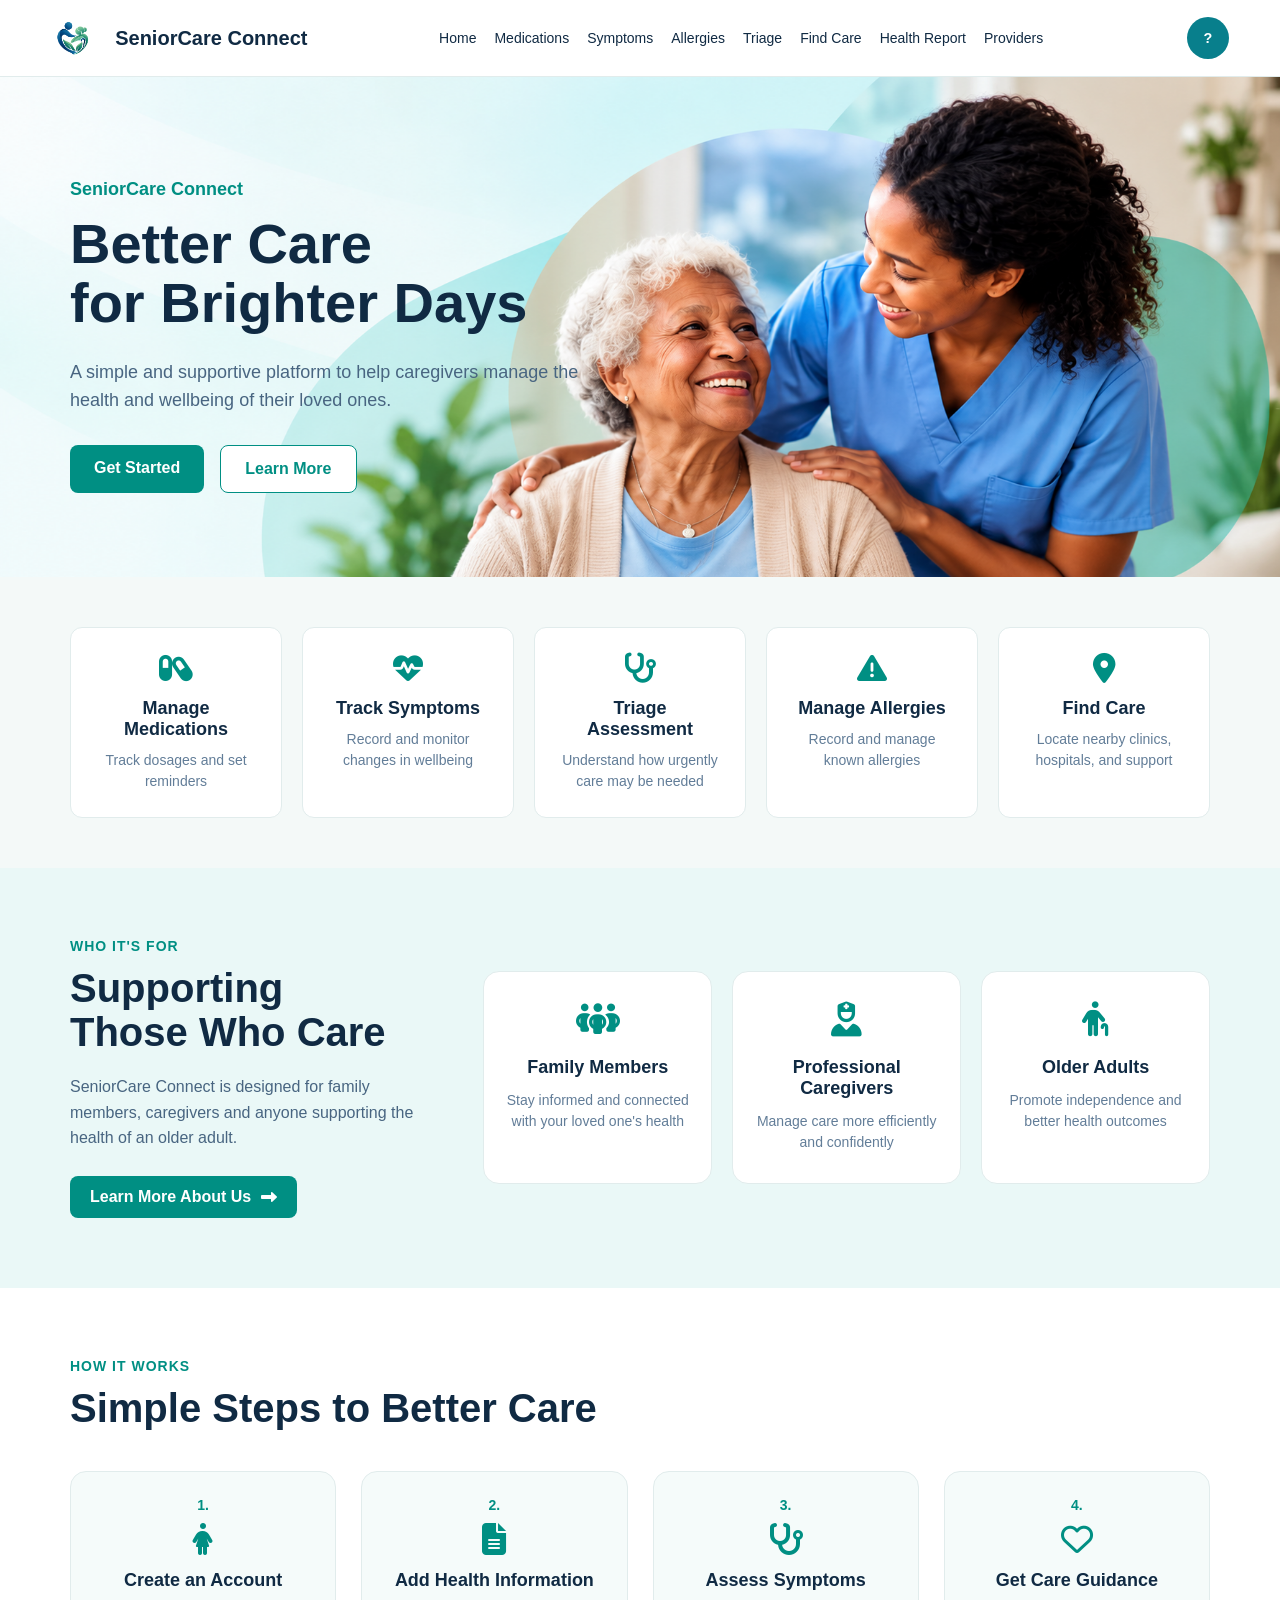
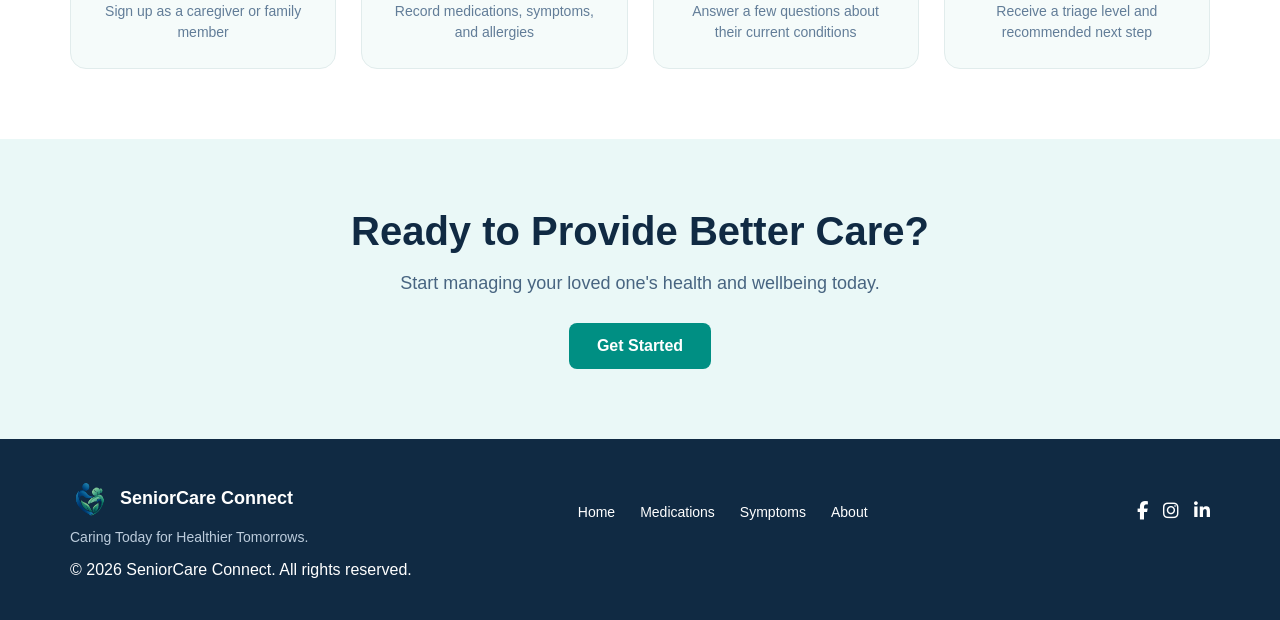
<file: index.html>
<!DOCTYPE html>
<html lang="en">

  <head>
    <meta charset="UTF-8">
    <meta name="viewport" content="width=device-width, initial-scale=1.0">
    <link rel="stylesheet" href="https://cdnjs.cloudflare.com/ajax/libs/font-awesome/6.7.2/css/all.min.css">
    <link rel="stylesheet" href="css/style.css">
    <title>SeniorCare Connect</title>
  </head>

  <body>

    
<header class="page-header">
    <a href="index.html" class="logo">
        <img src="images/logo.png" alt="SeniorCare Connect logo">
        <span>SeniorCare Connect</span>
    </a>

    <button
        class="page-menu-button"
        type="button"
        aria-label="Open navigation menu"
        aria-expanded="false"
        aria-controls="page-navigation"
    >
        <i class="fa-solid fa-bars" aria-hidden="true"></i>
    </button>

    <nav class="page-navigation" id="page-navigation">
        <a href="index.html">Home</a>
        <a href="pages/medications.html">Medications</a>
        <a href="pages/symptoms.html">Symptoms</a>
        <a href="pages/allergies.html">Allergies</a>
        <a href="pages/triage.html">Triage</a>
        <a href="pages/find-care.html">Find Care</a>
        <a href="pages/health-report.html">Health Report</a>
        <a href="pages/healthcare-provider.html">Providers</a>
    </nav>

    <div class="account-menu" id="account-menu">
        <button
            type="button"
            class="account-avatar-button"
            id="account-avatar-button"
            aria-label="Open account menu"
            aria-expanded="false"
            aria-controls="account-dropdown"
        >
            <span class="account-avatar" id="account-avatar"
                  aria-hidden="true">MG</span>
        </button>

        <div class="account-dropdown" id="account-dropdown" hidden>
            <div class="account-dropdown-identity">
                <strong id="account-dropdown-name">Miriam Gale</strong>
                <span id="account-dropdown-role">Family Member</span>
            </div>

            <div class="account-dropdown-divider"></div>

            <a href="pages/profile.html"> 
                <i class="fa-regular fa-user" aria-hidden="true"></i>
                My Profile
            </a>

            <a href="pages/profile.html#account-settings">
                <i class="fa-solid fa-gear" aria-hidden="true"></i>
                Account Settings
            </a>

            <button type="button" id="account-sign-out">
                <i class="fa-solid fa-right-from-bracket"
                   aria-hidden="true"></i>
                Sign Out
            </button>
        </div>
    </div>
</header>



    <main>

      <section class="hero">

        <div class="hero-content">
          <p class="paragraph-home">SeniorCare Connect</p>

          <h1 class="main-heading">
            Better Care <br>
            for Brighter Days
          </h1>

          <p class="hero-description">
            A simple and supportive platform to help caregivers manage
            the health and wellbeing of their loved ones.
          </p>

          <div class="hero-buttons">
            <a href="#" class="btn-primary">Get Started</a>
            <a href="#" class="btn-secondary">Learn More</a>
          </div>
        </div>

      

      </section>

      <section class="features">
        <div class="feature-card">
          <i class="fa-solid fa-capsules" aria-hidden="true"></i>
          <h2 class="feature-heading">Manage Medications</h2>
          <p class="feature-description">Track dosages and set reminders</p>
        </div>

        <div class="feature-card">
          <i class="fa-solid fa-heart-pulse" aria-hidden="true"></i>
          <h2 class="feature-heading">Track Symptoms</h2>
          <p class="feature-description">Record and monitor changes in wellbeing</p>
        </div>

        <div class="feature-card">
          <i class="fa-solid fa-stethoscope" aria-hidden="true"></i>
          <h2 class="feature-heading">Triage Assessment</h2>
          <p class="feature-description">Understand how urgently care may be needed</p>
        </div>

        <div class="feature-card">
          <i class="fa-solid fa-triangle-exclamation" aria-hidden="true"></i>
          <h2 class="feature-heading">Manage Allergies</h2>
          <p class="feature-description">Record and manage known allergies</p>
        </div>

        <div class="feature-card">
          <i class="fa-solid fa-location-dot" aria-hidden="true"></i>
          <h2 class="feature-heading">Find Care</h2>
          <p class="feature-description">Locate nearby clinics, hospitals, and support</p>
        </div>
      </section>

      <section class="who-section">
        <div class="who-intro">

          <p class="section-label">WHO IT'S FOR</p>

          <h2 class="section-heading">Supporting <br> Those Who Care</h2>

          <p>SeniorCare Connect is designed for family members, caregivers and anyone supporting the health of an older adult.</p>

          <a href="#" class="who-button">
            Learn More About Us

            <i class="fa-solid fa-right-long" aria-hidden="true"></i>
          </a>


        </div>

        <div class="who-cards">

          <article class="who-card">
            <i class="fa-solid fa-people-group" aria-hidden="true"></i>

            <h3>Family Members</h3>

            <p class="who-description">Stay informed and connected with your loved one's health</p>
          </article>

          <article class="who-card">
            <i class="fa-solid fa-user-nurse" aria-hidden="true"></i>

            <h3>Professional Caregivers</h3>

            <p class="who-description">Manage care more efficiently and confidently</p>
          </article>

          <article class="who-card">
            <i class="fa-solid fa-person-cane" aria-hidden="true"></i>

            <h3>Older Adults</h3>

            <p class="who-description">Promote independence and better health outcomes</p>
          </article>

        </div>

      </section>

      <section class="how-it-works">

    <p class="section-label">HOW IT WORKS</p>

    <h2>Simple Steps to Better Care</h2>

    <div class="steps-container">

        <article class="step-card">

            <span class="step-number">1.</span>

            <i class="fa-solid fa-person-dress" aria-hidden="true"></i>

            <h3>Create an Account</h3>

            <p>Sign up as a caregiver or family member</p>

        </article>


        <article class="step-card">

            <span class="step-number">2.</span>

            <i class="fa-solid fa-file-lines" aria-hidden="true"></i>

            <h3>Add Health Information</h3>

            <p>Record medications, symptoms, and allergies</p>

        </article>


        <article class="step-card">

            <span class="step-number">3.</span>

            <i class="fa-solid fa-stethoscope" aria-hidden="true"></i>

            <h3>Assess Symptoms</h3>

            <p>Answer a few questions about their current conditions</p>

        </article>


        <article class="step-card">

            <span class="step-number">4.</span>

            <i class="fa-regular fa-heart" aria-hidden="true"></i>

            <h3>Get Care Guidance</h3>

            <p>Receive a triage level and recommended next step</p>

        </article>

    </div>

</section>
      

      <section class="cta-section">

    <h2>Ready to Provide Better Care?</h2>

    <p>
        Start managing your loved one's health and wellbeing today.
    </p>

    <a href="#" class="cta-button">
        Get Started
    </a>

</section>


    </main>

    <footer>

    <div class="footer-main">

        <div class="footer-brand">

            <div class="footer-logo">
                <img src="images/logo.png" alt="SeniorCare Connect logo">
                <span>SeniorCare Connect</span>
            </div>

            <p>Caring Today for Healthier Tomorrows.</p>

        </div>


        <nav class="footer-navigation">

            <a href="index.html">Home</a>
            <a href="pages/medications.html">Medications</a>
            <a href="pages/symptoms.html">Symptoms</a>
            <a href="pages/about.html">About</a>

        </nav>


        <div class="social-links">

            <a href="#" aria-label="Facebook">
                <i class="fa-brands fa-facebook-f" aria-hidden="true"></i>
            </a>

            <a href="#" aria-label="Instagram">
                <i class="fa-brands fa-instagram" aria-hidden="true"></i>
            </a>

            <a href="#" aria-label="LinkedIn">
                <i class="fa-brands fa-linkedin-in" aria-hidden="true"></i>
            </a>

        </div>

    </div>


    <p class="copyright">
        © 2026 SeniorCare Connect. All rights reserved.
    </p>

</footer>

<script src="js/main.js"></script>
<script src="js/account-menu.js"></script>
  </body>

</html>
</file>
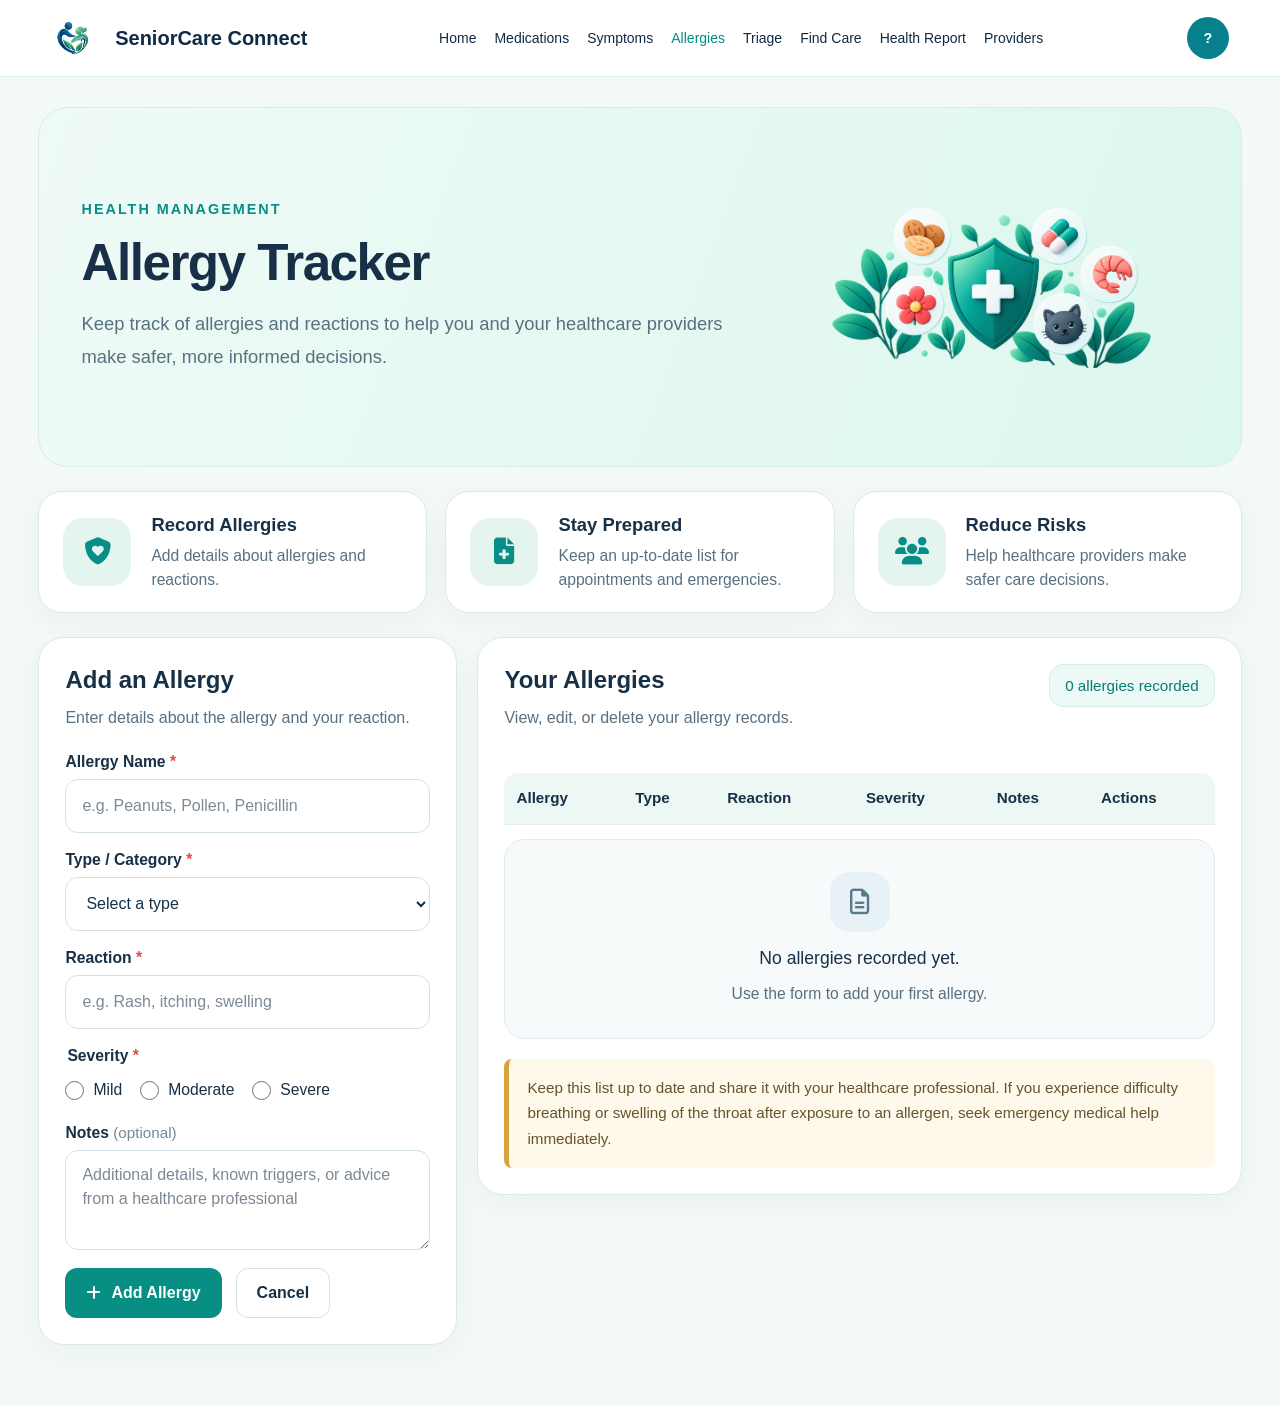
<file: pages/allergies.html>
<!DOCTYPE html>
<html lang="en">
<head>
    <meta charset="UTF-8">
    <meta name="viewport" content="width=device-width, initial-scale=1.0">

    <link
        rel="stylesheet"
        href="https://cdnjs.cloudflare.com/ajax/libs/font-awesome/6.7.2/css/all.min.css"
    >
    <link rel="stylesheet" href="../css/style.css">

    <title>SeniorCare Connect | Allergy Tracker</title>
</head>

<body>
    <header class="page-header">
        <a href="../index.html" class="logo">
            <img src="../images/logo.png" alt="SeniorCare Connect logo">
            <span>SeniorCare Connect</span>
        </a>

        <button
            class="page-menu-button"
            type="button"
            aria-label="Open navigation menu"
            aria-expanded="false"
            aria-controls="page-navigation"
        >
            <i class="fa-solid fa-bars" aria-hidden="true"></i>
        </button>

        <nav class="page-navigation" id="page-navigation">
            <a href="../index.html">Home</a>
            <a href="medications.html">Medications</a>
            <a href="symptoms.html">Symptoms</a>
            <a href="allergies.html" aria-current="page">Allergies</a>
            <a href="triage.html">Triage</a>
            <a href="find-care.html">Find Care</a>
            <a href="health-report.html">Health Report</a>
            <a href="healthcare-provider.html">Providers</a>
        </nav>

        <div class="account-menu" id="account-menu">
            <button
                type="button"
                class="account-avatar-button"
                id="account-avatar-button"
                aria-label="Open account menu"
                aria-expanded="false"
                aria-controls="account-dropdown"
            >
                <span class="account-avatar" id="account-avatar"
                      aria-hidden="true">MG</span>
            </button>

            <div class="account-dropdown" id="account-dropdown" hidden>
                <div class="account-dropdown-identity">
                    <strong id="account-dropdown-name">Miriam Gale</strong>
                    <span id="account-dropdown-role">Caregiver</span>
                </div>

                <div class="account-dropdown-divider"></div>

                <a href="profile.html">
                    <i class="fa-regular fa-user" aria-hidden="true"></i>
                    My Profile
                </a>

                <a href="profile.html#account-settings">
                    <i class="fa-solid fa-gear" aria-hidden="true"></i>
                    Account Settings
                </a>

                <button type="button" id="account-sign-out">
                    <i class="fa-solid fa-right-from-bracket"
                       aria-hidden="true"></i>
                    Sign Out
                </button>
            </div>
        </div>
    </header>

    <main class="allergies-page">

        <!-- Hero section -->
        <section class="allergies-hero">
            <div class="allergies-hero-content">
                <p class="section-label">HEALTH MANAGEMENT</p>
                <h1>Allergy Tracker</h1>
                <p>
                    Keep track of allergies and reactions to help you and
                    your healthcare providers make safer, more informed
                    decisions.
                </p>
            </div>

            <div class="allergies-hero-image">
                <img
                    src="../images/allergies-hero.png"
                    alt="Medical shield surrounded by common allergy symbols"
                >
            </div>
        </section>

        <!-- Feature cards -->
        <section class="allergy-features"
                 aria-label="Benefits of allergy tracking">

            <article class="allergy-feature-card">
                <div class="allergy-feature-icon">
                    <i class="fa-solid fa-shield-heart"
                       aria-hidden="true"></i>
                </div>
                <div>
                    <h2>Record Allergies</h2>
                    <p>Add details about allergies and reactions.</p>
                </div>
            </article>

            <article class="allergy-feature-card">
                <div class="allergy-feature-icon">
                    <i class="fa-solid fa-file-medical"
                       aria-hidden="true"></i>
                </div>
                <div>
                    <h2>Stay Prepared</h2>
                    <p>Keep an up-to-date list for appointments and emergencies.</p>
                </div>
            </article>

            <article class="allergy-feature-card">
                <div class="allergy-feature-icon">
                    <i class="fa-solid fa-users"
                       aria-hidden="true"></i>
                </div>
                <div>
                    <h2>Reduce Risks</h2>
                    <p>Help healthcare providers make safer care decisions.</p>
                </div>
            </article>
        </section>

        <!-- Allergy form and records -->
        <section class="allergy-workspace">

            <section class="allergy-form-card">
                <h2 id="allergy-form-heading">Add an Allergy</h2>
                <p>Enter details about the allergy and your reaction.</p>

                <form id="allergy-form">
                    <div class="allergy-field">
                        <label for="allergy-name">Allergy Name
                            <span aria-hidden="true">*</span>
                        </label>
                        <input
                            type="text"
                            id="allergy-name"
                            name="allergyName"
                            placeholder="e.g. Peanuts, Pollen, Penicillin"
                            maxlength="100"
                            required
                        >
                    </div>

                    <div class="allergy-field">
                        <label for="allergy-type">Type / Category
                            <span aria-hidden="true">*</span>
                        </label>
                        <select id="allergy-type" name="allergyType" required>
                            <option value="">Select a type</option>
                            <option value="Food">Food</option>
                            <option value="Medication">Medication</option>
                            <option value="Environmental">Environmental</option>
                            <option value="Insect">Insect sting or bite</option>
                            <option value="Other">Other</option>
                        </select>
                    </div>

                    <div class="allergy-field">
                        <label for="allergy-reaction">Reaction
                            <span aria-hidden="true">*</span>
                        </label>
                        <input
                            type="text"
                            id="allergy-reaction"
                            name="reaction"
                            placeholder="e.g. Rash, itching, swelling"
                            maxlength="250"
                            required
                        >
                    </div>

                    <fieldset class="allergy-severity-field">
                        <legend>Severity
                            <span aria-hidden="true">*</span>
                        </legend>

                        <div class="allergy-severity-options">
                            <label>
                                <input type="radio" name="severity"
                                       value="Mild" required>
                                Mild
                            </label>

                            <label>
                                <input type="radio" name="severity"
                                       value="Moderate">
                                Moderate
                            </label>

                            <label>
                                <input type="radio" name="severity"
                                       value="Severe">
                                Severe
                            </label>
                        </div>
                    </fieldset>

                    <div class="allergy-field">
                        <label for="allergy-notes">Notes
                            <span class="allergy-optional">(optional)</span>
                        </label>
                        <textarea
                            id="allergy-notes"
                            name="notes"
                            rows="3"
                            maxlength="500"
                            placeholder="Additional details, known triggers, or advice from a healthcare professional"
                        ></textarea>
                    </div>

                    <p id="allergy-form-message"
                       class="allergy-message"
                       role="status"
                       aria-live="polite"></p>

                    <div class="allergy-form-actions">
                        <button type="submit"
                                class="allergy-submit-button"
                                id="allergy-submit-button">
                            <i class="fa-solid fa-plus"
                               aria-hidden="true"></i>
                            Add Allergy
                        </button>

                        <button type="button"
                                class="allergy-cancel-button"
                                id="allergy-cancel-button" hidden>
                            Cancel
                        </button>
                    </div>
                </form>
            </section>

            <section class="allergy-records-card">
                <div class="allergy-records-heading">
                    <div>
                        <h2>Your Allergies</h2>
                        <p>View, edit, or delete your allergy records.</p>
                    </div>

                    <span class="allergy-record-count"
                          id="allergy-record-count">
                        0 allergies recorded
                    </span>
                </div>

                <div class="allergy-table-container">
                    <table class="allergy-table">
                        <thead>
                            <tr>
                                <th scope="col">Allergy</th>
                                <th scope="col">Type</th>
                                <th scope="col">Reaction</th>
                                <th scope="col">Severity</th>
                                <th scope="col">Notes</th>
                                <th scope="col">Actions</th>
                            </tr>
                        </thead>

                        <tbody id="allergy-list"></tbody>
                    </table>

                    <div class="allergy-empty-state"
                         id="allergy-empty-state">
                        <i class="fa-regular fa-file-lines"
                           aria-hidden="true"></i>
                        <h3>No allergies recorded yet.</h3>
                        <p>Use the form to add your first allergy.</p>
                    </div>
                </div>

                <p class="allergy-disclaimer">
                    Keep this list up to date and share it with your
                    healthcare professional. If you experience difficulty
                    breathing or swelling of the throat after exposure to
                    an allergen, seek emergency medical help immediately.
                </p>
            </section>
        </section>
    </main>

    <script src="../js/main.js"></script>
    <script src="../js/account-menu.js"></script>
    <script src="../js/allergies.js"></script>
</body>
</html>
</file>
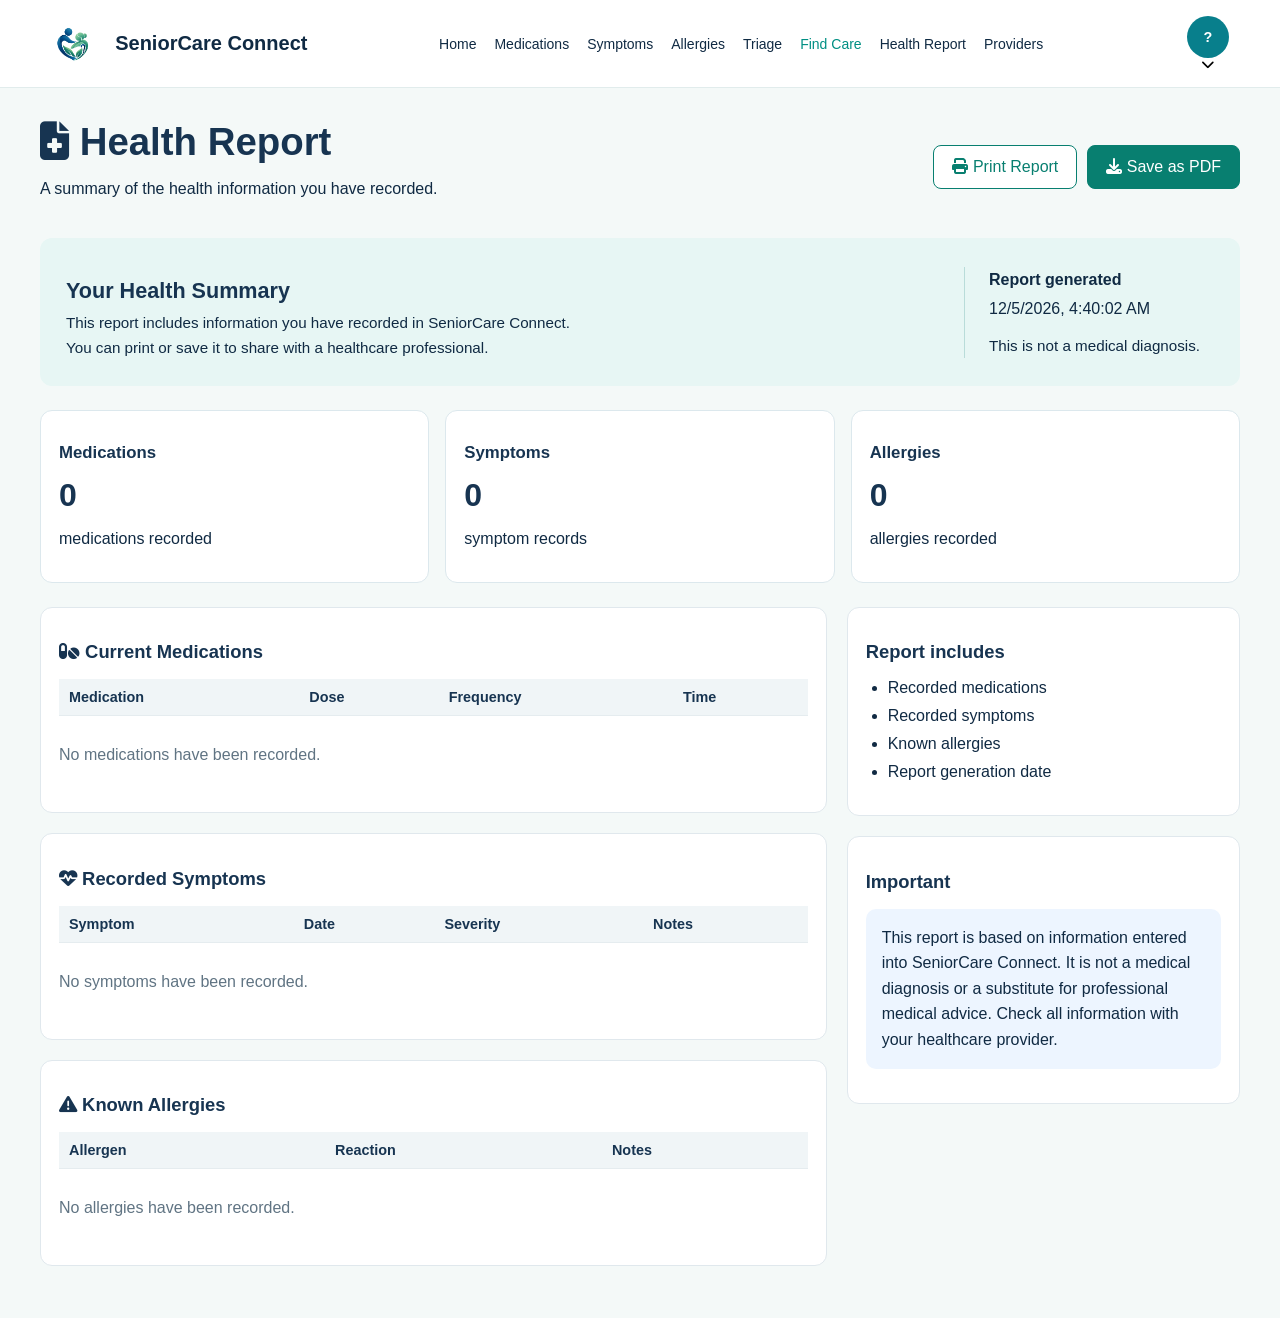
<file: pages/health-report.html>
<!DOCTYPE html>
<html lang="en">
<head>
    <meta charset="UTF-8">
    <meta name="viewport" content="width=device-width, initial-scale=1.0">
    <meta name="description" content="View and print your SeniorCare Connect health report.">
    <title>Health Report | SeniorCare Connect</title>

    <link rel="stylesheet" href="../css/style.css">
    <link rel="stylesheet"
          href="https://cdnjs.cloudflare.com/ajax/libs/font-awesome/6.7.2/css/all.min.css">

    
</head>

<body>

     
<!-- HEADER -->
<header class="page-header">

    <a href="../index.html" class="logo">
        <img
            src="../images/logo.png"
            alt=""
            class="logo-image"
        >
        <span>SeniorCare Connect</span>
    </a>

    <button
        class="page-menu-button"
        id="page-menu-button"
        type="button"
        aria-label="Open navigation menu"
        aria-expanded="false"
        aria-controls="page-navigation"
    >
        <i class="fa-solid fa-bars" aria-hidden="true"></i>
    </button>

    <nav
        class="page-navigation"
        id="page-navigation"
        aria-label="Main navigation"
    >
        <a href="../index.html">Home</a>
        <a href="medications.html">Medications</a>
        <a href="symptoms.html">Symptoms</a>
        <a href="allergies.html">Allergies</a>
        <a href="triage.html">Triage</a>
        <a href="find-care.html" aria-current="page">Find Care</a>
        <a href="health-report.html">Health Report</a>
        <a href="healthcare-provider.html">Providers</a>
    </nav>

    <div class="account-menu" id="account-menu">
        <button
            class="account-avatar-button"
            id="account-avatar-button"
            type="button"
            aria-label="Open account menu"
            aria-expanded="false"
            aria-controls="account-dropdown"
        >
            <span class="account-avatar" id="account-avatar">MG</span>
            <i class="fa-solid fa-chevron-down" aria-hidden="true"></i>
        </button>

        <div
            class="account-dropdown"
            id="account-dropdown"
            hidden
        >
            <p id="account-dropdown-name">Your Name</p>
            <span id="account-dropdown-role">Care Recipient</span>

            <a href="profile.html">
                <i class="fa-regular fa-user" aria-hidden="true"></i>
                My Profile
            </a>

            <a href="profile.html">
                <i class="fa-solid fa-gear" aria-hidden="true"></i>
                Account Settings
            </a>

            <button type="button" id="account-sign-out">
                <i class="fa-solid fa-right-from-bracket"
                   aria-hidden="true"></i>
                Sign Out
            </button>
        </div>
    </div>

</header>


    <main class="health-report-page">
        <div class="report-heading">
            <div>
                <h1><i class="fa-solid fa-file-medical" aria-hidden="true"></i>
                    Health Report</h1>
                <p>A summary of the health information you have recorded.</p>
            </div>

            <div class="report-actions">
                <button type="button" onclick="window.print()">
                    <i class="fa-solid fa-print" aria-hidden="true"></i>
                    Print Report
                </button>
                <button type="button" onclick="window.print()">
                    <i class="fa-solid fa-download" aria-hidden="true"></i>
                    Save as PDF
                </button>
            </div>
        </div>

        
<section class="report-banner">
    <div class="report-banner-content">
        <h2>Your Health Summary</h2>
        <p>This report includes information you have recorded in SeniorCare Connect.</p>
        <p>You can print or save it to share with a healthcare professional.</p>
    </div>

    <div class="report-banner-meta">
        <strong>Report generated</strong>
        <time id="report-date"></time>
        <p>This is not a medical diagnosis.</p>
    </div>
</section>


        <section class="report-counts" aria-label="Health record totals">
            <article class="report-count">
                <h2>Medications</h2>
                <strong id="medication-count">0</strong>
                <p>medications recorded</p>
            </article>

            <article class="report-count">
                <h2>Symptoms</h2>
                <strong id="symptom-count">0</strong>
                <p>symptom records</p>
            </article>

            <article class="report-count">
                <h2>Allergies</h2>
                <strong id="allergy-count">0</strong>
                <p>allergies recorded</p>
            </article>
        </section>

        <div class="report-sections">
            <div>
                <section class="report-section">
                    <h2><i class="fa-solid fa-pills" aria-hidden="true"></i>
                        Current Medications</h2>
                    <div class="report-table-wrapper">
                        <table class="report-table">
                            <thead>
                                <tr>
                                    <th>Medication</th>
                                    <th>Dose</th>
                                    <th>Frequency</th>
                                    <th>Time</th>
                                </tr>
                            </thead>
                            <tbody id="report-medications"></tbody>
                        </table>
                    </div>
                    <p class="report-empty" id="medications-empty" hidden>
                        No medications have been recorded.
                    </p>
                </section>

                <section class="report-section">
                    <h2><i class="fa-solid fa-heart-pulse" aria-hidden="true"></i>
                        Recorded Symptoms</h2>
                    <div class="report-table-wrapper">
                        <table class="report-table">
                            <thead>
                              <tr>
                                <th>Symptom</th>
                                <th>Date</th>
                                <th>Severity</th>
                                <th>Notes</th>
                              </tr>
                            </thead>

                            <tbody id="report-symptoms"></tbody>
                        </table>
                    </div>
                    <p class="report-empty" id="symptoms-empty" hidden>
                        No symptoms have been recorded.
                    </p>
                </section>

                <section class="report-section">
                    <h2><i class="fa-solid fa-triangle-exclamation"
                           aria-hidden="true"></i> Known Allergies</h2>
                    <div class="report-table-wrapper">
                        <table class="report-table">
                            <thead>
                                <tr>
                                    <th>Allergen</th>
                                    <th>Reaction</th>
                                    <th>Notes</th>
                                </tr>
                            </thead>
                            <tbody id="report-allergies"></tbody>
                        </table>
                    </div>
                    <p class="report-empty" id="allergies-empty" hidden>
                        No allergies have been recorded.
                    </p>
                </section>
            </div>

            <aside>
                <section class="report-sidebar-card">
                    <h2>Report includes</h2>
                    <ul>
                        <li>Recorded medications</li>
                        <li>Recorded symptoms</li>
                        <li>Known allergies</li>
                        <li>Report generation date</li>
                    </ul>
                </section>

                <section class="report-sidebar-card">
                    <h2>Important</h2>
                    <p class="report-note">
                        This report is based on information entered into
                        SeniorCare Connect. It is not a medical diagnosis
                        or a substitute for professional medical advice.
                        Check all information with your healthcare provider.
                    </p>
                </section>
            </aside>
        </div>
    </main>

    <script src="../js/main.js"></script>
    <script src="../js/account-menu.js"></script>
    <script src="../js/health-report.js"></script>
</body>
</html>
</file>
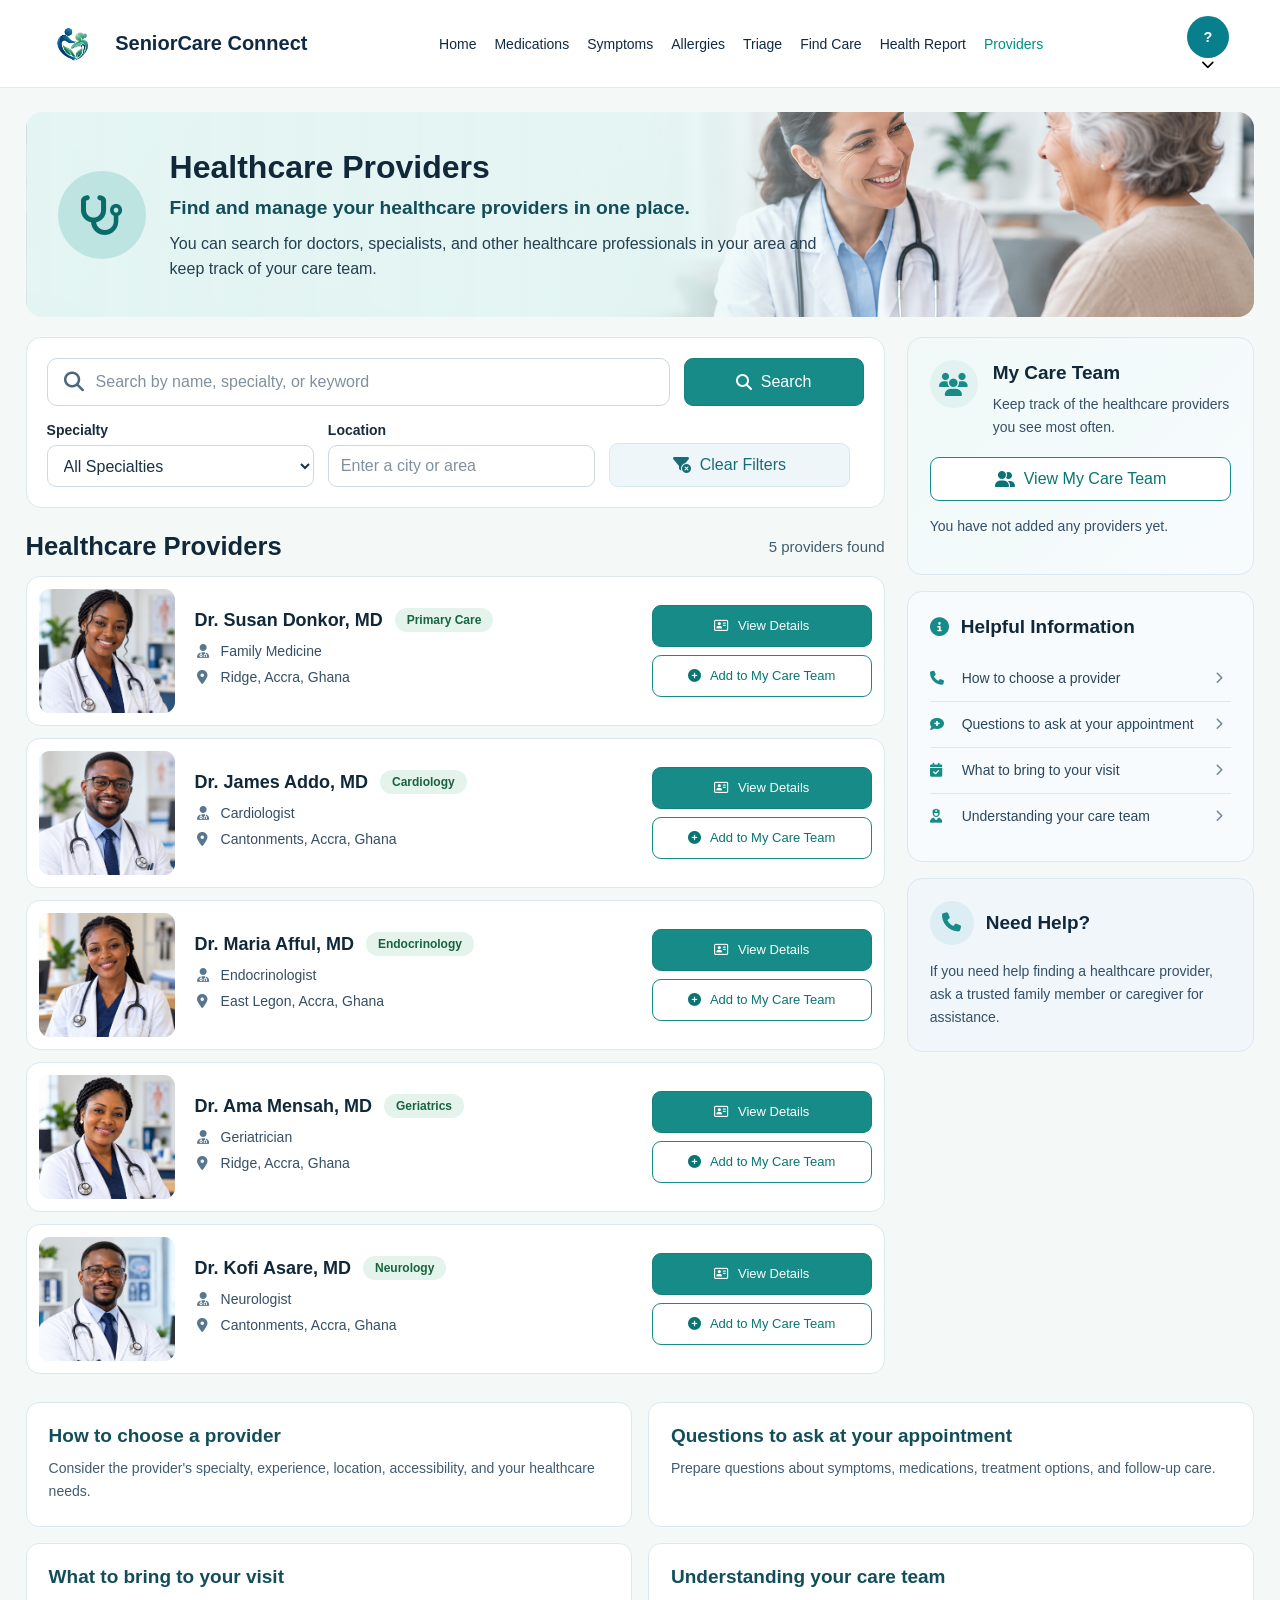
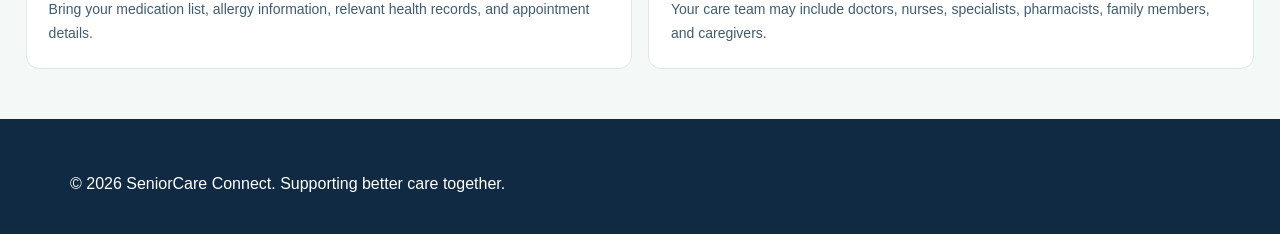
<file: pages/healthcare-provider.html>
<!DOCTYPE html>
<html lang="en">
<head>
    <meta charset="UTF-8">
    <meta name="viewport" content="width=device-width, initial-scale=1.0">
    <meta name="description" content="Find and manage healthcare providers with SeniorCare Connect.">

    <title>Healthcare Providers | SeniorCare Connect</title>

    <link rel="stylesheet" href="../css/style.css">
    <link rel="stylesheet"
          href="https://cdnjs.cloudflare.com/ajax/libs/font-awesome/6.5.2/css/all.min.css">
</head>

<body>

    <!-- Navigation -->
    <header class="page-header">
        <a href="../index.html" class="logo">
            <img src="../images/logo.png" alt="" class="logo-image">
            <span>SeniorCare Connect</span>
        </a>

        <button class="page-menu-button" id="page-menu-button"
                aria-label="Open navigation menu" aria-expanded="false">
            <i class="fa-solid fa-bars" aria-hidden="true"></i>
        </button>

        <nav class="page-navigation" id="page-navigation"
             aria-label="Main navigation">
            <a href="../index.html">Home</a>
            <a href="medications.html">Medications</a>
            <a href="symptoms.html">Symptoms</a>
            <a href="allergies.html">Allergies</a>
            <a href="triage.html">Triage</a>
            <a href="find-care.html">Find Care</a>
            <a href="health-report.html">Health Report</a>
            <a href="healthcare-provider.html" aria-current="page">Providers</a>
        </nav>

        <div class="account-menu" id="account-menu">
            <button class="account-avatar-button" id="account-avatar-button"
                    aria-label="Open account menu" aria-expanded="false">
                <span class="account-avatar" id="account-avatar">MG</span>
                <i class="fa-solid fa-chevron-down" aria-hidden="true"></i>
            </button>

            <div class="account-dropdown" id="account-dropdown" hidden>
                <p id="account-dropdown-name">Your Name</p>
                <span id="account-dropdown-role">Care Recipient</span>
                <a href="profile.html">My Profile</a>
                <a href="profile.html">Account Settings</a>
                <button type="button" id="account-sign-out">Sign Out</button>
            </div>
        </div>
    </header>

    <main class="health-provider-page">

        <!-- Hero Section -->
        <section class="health-provider-hero">
            <div class="health-provider-hero-content">
                <div class="health-provider-hero-icon">
                    <i class="fa-solid fa-stethoscope" aria-hidden="true"></i>
                </div>

                <div class="health-provider-hero-text">
                    <h1>Healthcare Providers</h1>
                    <h2>Find and manage your healthcare providers in one place.</h2>
                    <p>
                        You can search for doctors, specialists, and other
                        healthcare professionals in your area and keep track
                        of your care team.
                    </p>
                </div>
            </div>
        </section>

        <!-- Main Content -->
        <div class="health-provider-layout">

            <div class="health-provider-main">

                <!-- Search and Filters -->
                <section class="health-provider-search"
                         aria-label="Search healthcare providers">

                    <form id="provider-search-form">
                        <div class="health-provider-search-row">
                            <label for="provider-query" class="health-provider-search-input">
                                <i class="fa-solid fa-magnifying-glass"
                                   aria-hidden="true"></i>

                                <input type="search" id="provider-query"
                                       placeholder="Search by name, specialty, or keyword">
                            </label>

                            <button type="submit" class="health-provider-button">
                                <i class="fa-solid fa-magnifying-glass"
                                   aria-hidden="true"></i>
                                Search
                            </button>
                        </div>

                        <div class="health-provider-filters">

                            <div class="health-provider-field">
                                <label for="provider-specialty">Specialty</label>
                                <select id="provider-specialty">
                                    <option value="">All Specialties</option>
                                    <option value="Primary Care">Primary Care</option>
                                    <option value="Cardiology">Cardiology</option>
                                    <option value="Endocrinology">Endocrinology</option>
                                    <option value="Geriatrics">Geriatrics</option>
                                    <option value="Neurology">Neurology</option>
                                </select>
                            </div>

                            <div class="health-provider-field">
                                <label for="provider-location">Location</label>
                                <input type="text" id="provider-location"
                                       placeholder="Enter a city or area">
                            </div>

                            

                            <button type="button" id="clear-provider-filters"
                                    class="health-provider-clear-button">
                                <i class="fa-solid fa-filter-circle-xmark"
                                   aria-hidden="true"></i>
                                Clear Filters
                            </button>

                        </div>
                    </form>
                </section>

                <!-- Provider Results -->
                <section class="health-provider-results"
                         aria-labelledby="provider-results-heading">

                    <div class="health-provider-results-heading">
                        <h2 id="provider-results-heading">Healthcare Providers</h2>
                        <p id="provider-result-count" aria-live="polite">
                            3 providers found
                        </p>
                    </div>

                    <div class="health-provider-list" id="provider-list">

                        <!-- Provider 1 -->
                        <article class="health-provider-card">
                            <img
                                src="../images/dr-susan-donkor.png"
                                alt="Portrait of Dr. Susan Donkor"
                                class="health-provider-image"
                                loading="lazy">

                            <div class="health-provider-details">
                                <div class="health-provider-name-row">
                                    <h3>Dr. Susan Donkor, MD</h3>
                                    <span class="provider-specialty-badge primary-care">
                                        Primary Care
                                    </span>
                                </div>

                                <p>
                                    <i class="fa-solid fa-user-doctor"
                                       aria-hidden="true"></i>
                                    Family Medicine
                                </p>

                                <p>
                                  <i class="fa-solid fa-location-dot" aria-hidden="true"></i>
                                  Ridge, Accra, Ghana
                                </p>

                                <p>
                                  <i class="fa-solid fa-car" aria-hidden="true"></i>
                                  Location in Ridge, Accra
                                </p>
                            </div>

                            <div class="health-provider-actions">
                                <button type="button"
                                        class="health-provider-button view-provider"
                                        data-provider-id="1">
                                    <i class="fa-regular fa-calendar"
                                       aria-hidden="true"></i>
                                    View Details
                                </button>

                                <button type="button"
                                        class="health-provider-outline-button add-provider"
                                        data-provider-id="1">
                                    <i class="fa-solid fa-circle-plus"
                                       aria-hidden="true"></i>
                                    Add to My Care Team
                                </button>
                            </div>
                        </article>

                        <!-- Provider 2 -->
                        <article class="health-provider-card">
                            <img
                                src="../images/dr-james-addo.png"
                                alt="Portrait of Dr. James Addo"
                                class="health-provider-image"
                                loading="lazy">

                            <div class="health-provider-details">
                                <div class="health-provider-name-row">
                                    <h3>Dr. James Addo, MD</h3>
                                    <span class="provider-specialty-badge cardiology">
                                        Cardiology
                                    </span>
                                </div>

                                <p>
                                    <i class="fa-solid fa-user-doctor"
                                       aria-hidden="true"></i>
                                    Cardiologist
                                </p>

                                <p>
                                  <i class="fa-solid fa-location-dot" aria-hidden="true"></i>
                                  Cantonments, Accra, Ghana
                                </p>

                                <p>
                                  <i class="fa-solid fa-car" aria-hidden="true"></i>
                                  Location in Cantonments, Accra
                                </p>
                            </div>

                            <div class="health-provider-actions">
                                <button type="button"
                                        class="health-provider-button view-provider"
                                        data-provider-id="2">
                                    <i class="fa-regular fa-calendar"
                                       aria-hidden="true"></i>
                                    View Details
                                </button>

                                <button type="button"
                                        class="health-provider-outline-button add-provider"
                                        data-provider-id="2">
                                    <i class="fa-solid fa-circle-plus"
                                       aria-hidden="true"></i>
                                    Add to My Care Team
                                </button>
                            </div>
                        </article>

                        <!-- Provider 3 -->
                        <article class="health-provider-card">
                            <img
                                src="../images/dr-maria-afful.png"
                                alt="Portrait of Dr. Maria Afful"
                                class="health-provider-image"
                                loading="lazy">

                            <div class="health-provider-details">
                                <div class="health-provider-name-row">
                                    <h3>Dr. Maria Afful, MD</h3>
                                    <span class="provider-specialty-badge endocrinology">
                                        Endocrinology
                                    </span>
                                </div>

                                <p>
                                    <i class="fa-solid fa-user-doctor"
                                       aria-hidden="true"></i>
                                    Endocrinologist
                                </p>

                                <p>
                                  <i class="fa-solid fa-location-dot" aria-hidden="true"></i>
                                  East Legon, Accra, Ghana
                                </p>

                               <p>
                                <i class="fa-solid fa-car" aria-hidden="true"></i>
                                Location in East Legon, Accra
                              </p>

                            </div>

                                        <!-- Provider 4: Dr. Ama Mensah -->
            <article class="health-provider-card">
                <img
                    src="../images/dr-ama-mensah.png"
                    alt="Portrait of Dr. Ama Mensah"
                    class="health-provider-image"
                    loading="lazy">

                <div class="health-provider-details">
                    <div class="health-provider-name-row">
                        <h3>Dr. Ama Mensah, MD</h3>
                        <span class="provider-specialty-badge">
                            Geriatrics
                        </span>
                    </div>

                    <p>
                        <i class="fa-solid fa-user-doctor" aria-hidden="true"></i>
                        Geriatrician
                    </p>

                    <p>
                        <i class="fa-solid fa-location-dot" aria-hidden="true"></i>
                        Ridge, Accra, Ghana
                    </p>
                </div>

                <div class="health-provider-actions">
                    <button
                        type="button"
                        class="health-provider-button view-provider"
                        data-provider-id="4">
                        <i class="fa-regular fa-address-card" aria-hidden="true"></i>
                        View Details
                    </button>

                    <button
                        type="button"
                        class="health-provider-outline-button add-provider"
                        data-provider-id="4">
                        <i class="fa-solid fa-circle-plus" aria-hidden="true"></i>
                        Add to My Care Team
                    </button>
                </div>
            </article>

            <!-- Provider 5: Dr. Kofi Asare -->
            <article class="health-provider-card">
                <img
                    src="../images/dr-kofi-asare.png"
                    alt="Portrait of Dr. Kofi Asare"
                    class="health-provider-image"
                    loading="lazy">

                <div class="health-provider-details">
                    <div class="health-provider-name-row">
                        <h3>Dr. Kofi Asare, MD</h3>
                        <span class="provider-specialty-badge">
                            Neurology
                        </span>
                    </div>

                    <p>
                        <i class="fa-solid fa-user-doctor" aria-hidden="true"></i>
                        Neurologist
                    </p>

                    <p>
                        <i class="fa-solid fa-location-dot" aria-hidden="true"></i>
                        Cantonments, Accra, Ghana
                    </p>
                </div>

                <div class="health-provider-actions">
                    <button
                        type="button"
                        class="health-provider-button view-provider"
                        data-provider-id="5">
                        <i class="fa-regular fa-address-card" aria-hidden="true"></i>
                        View Details
                    </button>

                    <button
                        type="button"
                        class="health-provider-outline-button add-provider"
                        data-provider-id="5">
                        <i class="fa-solid fa-circle-plus" aria-hidden="true"></i>
                        Add to My Care Team
                    </button>
                </div>
            </article>

                            <div class="health-provider-actions">
                                <button type="button"
                                        class="health-provider-button view-provider"
                                        data-provider-id="3">
                                    <i class="fa-regular fa-calendar"
                                       aria-hidden="true"></i>
                                    View Details
                                </button>

                                <button type="button"
                                        class="health-provider-outline-button add-provider"
                                        data-provider-id="3">
                                    <i class="fa-solid fa-circle-plus"
                                       aria-hidden="true"></i>
                                    Add to My Care Team
                                </button>
                            </div>
                        </article>

                    </div>

                    <p id="provider-no-results" hidden>
                        No providers match your search. Try changing your filters.
                    </p>
                </section>
            </div>

            <!-- Sidebar -->
            <aside class="health-provider-sidebar">

                <section class="health-provider-sidebar-card care-team-card">
                    <div class="health-provider-sidebar-heading">
                        <i class="fa-solid fa-users" aria-hidden="true"></i>
                        <div>
                            <h2>My Care Team</h2>
                            <p>Keep track of the healthcare providers you see most often.</p>
                        </div>
                    </div>

                    <button type="button" id="view-care-team"
                            class="health-provider-outline-button">
                        <i class="fa-solid fa-user-group" aria-hidden="true"></i>
                        View My Care Team
                    </button>

                    <div id="care-team-list" hidden></div>
                    <p id="care-team-empty" hidden>
                        You have not added any providers yet.
                    </p>
                </section>

                <section class="health-provider-sidebar-card">
                    <h2>
                        <i class="fa-solid fa-circle-info" aria-hidden="true"></i>
                        Helpful Information
                    </h2>

                    <ul class="health-provider-help-links">
                        <li>
                            <a href="#choose-provider">
                                <i class="fa-solid fa-phone" aria-hidden="true"></i>
                                How to choose a provider
                                <i class="fa-solid fa-chevron-right" aria-hidden="true"></i>
                            </a>
                        </li>

                        <li>
                            <a href="#appointment-questions">
                                <i class="fa-solid fa-comment-medical" aria-hidden="true"></i>
                                Questions to ask at your appointment
                                <i class="fa-solid fa-chevron-right" aria-hidden="true"></i>
                            </a>
                        </li>

                        <li>
                            <a href="#visit-checklist">
                                <i class="fa-solid fa-calendar-check" aria-hidden="true"></i>
                                What to bring to your visit
                                <i class="fa-solid fa-chevron-right" aria-hidden="true"></i>
                            </a>
                        </li>

                        <li>
                            <a href="#care-team-guide">
                                <i class="fa-solid fa-user-nurse" aria-hidden="true"></i>
                                Understanding your care team
                                <i class="fa-solid fa-chevron-right" aria-hidden="true"></i>
                            </a>
                        </li>
                    </ul>
                </section>

                <section class="health-provider-sidebar-card provider-need-help">
                    <h2>
                        <i class="fa-solid fa-phone" aria-hidden="true"></i>
                        Need Help?
                    </h2>
                    <p>
                        If you need help finding a healthcare provider, ask a
                        trusted family member or caregiver for assistance.
                    </p>
                </section>

            </aside>
        </div>

        <!-- Helpful Information Sections -->
        <section class="health-provider-information">
            <article id="choose-provider">
                <h2>How to choose a provider</h2>
                <p>Consider the provider's specialty, experience, location,
                   accessibility, and your healthcare needs.</p>
            </article>

            <article id="appointment-questions">
                <h2>Questions to ask at your appointment</h2>
                <p>Prepare questions about symptoms, medications, treatment
                   options, and follow-up care.</p>
            </article>

            <article id="visit-checklist">
                <h2>What to bring to your visit</h2>
                <p>Bring your medication list, allergy information, relevant
                   health records, and appointment details.</p>
            </article>

            <article id="care-team-guide">
                <h2>Understanding your care team</h2>
                <p>Your care team may include doctors, nurses, specialists,
                   pharmacists, family members, and caregivers.</p>
            </article>
        </section>

    </main>

    <footer class="page-footer">
        <p>&copy; 2026 SeniorCare Connect. Supporting better care together.</p>
    </footer>
<script src="../js/main.js"></script>
<script src="../js/account-menu.js"></script>
<script src="../js/healthcare-provider.js"></script>
</body>
</html>
</file>
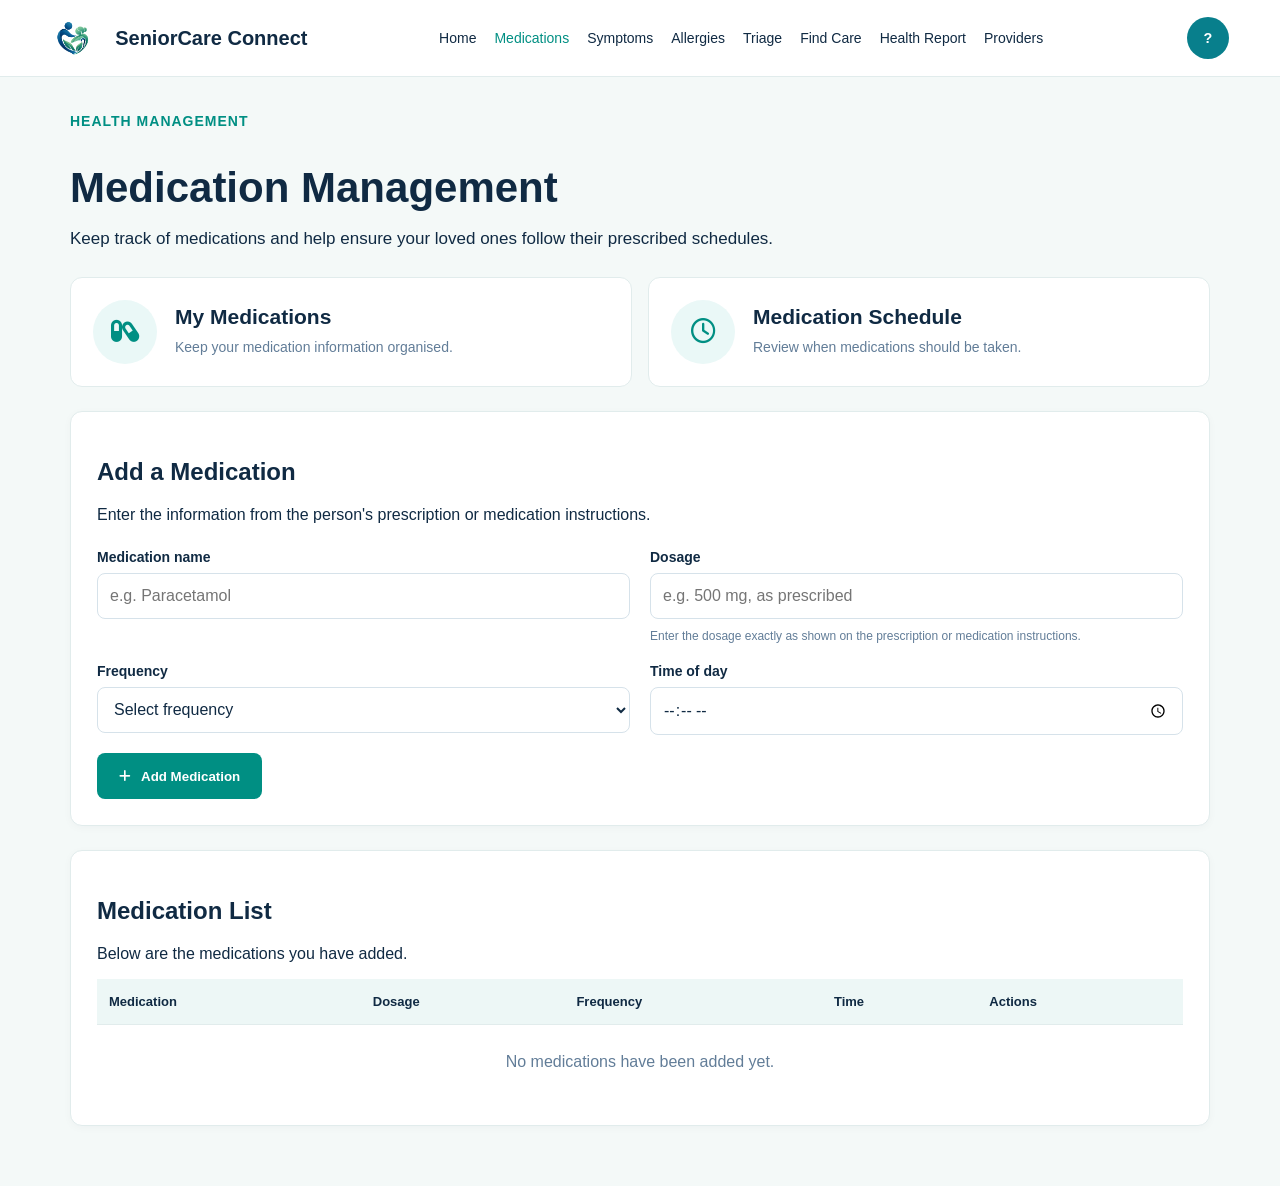
<file: pages/medications.html>
<!DOCTYPE html>
<html lang="en">
  <head>
    <meta charset="UTF-8"> 
    <meta name="viewport" content="width=device-width, initial-scale=1.0">
    <link rel="stylesheet" href="https://cdnjs.cloudflare.com/ajax/libs/font-awesome/6.7.2/css/all.min.css">
    <link rel="stylesheet" href="../css/style.css">
    <title>SeniorCare Connect Medications</title>

  </head>
  <body>

  
<header class="page-header">
    <a href="../index.html" class="logo">
        <img src="../images/logo.png" alt="SeniorCare Connect logo">
        <span>SeniorCare Connect</span>
    </a>

    <button
        class="page-menu-button"
        type="button"
        aria-label="Open navigation menu"
        aria-expanded="false"
        aria-controls="page-navigation"
    >
        <i class="fa-solid fa-bars" aria-hidden="true"></i>
    </button>

    <nav class="page-navigation" id="page-navigation">
        <a href="../index.html">Home</a>
        <a href="medications.html" aria-current="page">Medications</a>
        <a href="symptoms.html">Symptoms</a>
        <a href="allergies.html">Allergies</a>
        <a href="triage.html">Triage</a>
        <a href="find-care.html">Find Care</a>
        <a href="health-report.html">Health Report</a>
        <a href="healthcare-provider.html">Providers</a>
    </nav>

    <div class="account-menu" id="account-menu">
        <button
            type="button"
            class="account-avatar-button"
            id="account-avatar-button"
            aria-label="Open account menu"
            aria-expanded="false"
            aria-controls="account-dropdown"
        >
            <span class="account-avatar" id="account-avatar"
                  aria-hidden="true">MG</span>
        </button>

        <div class="account-dropdown" id="account-dropdown" hidden>
            <div class="account-dropdown-identity">
                <strong id="account-dropdown-name">Miriam Gale</strong>
                <span id="account-dropdown-role">Family Member</span>
            </div>

            <div class="account-dropdown-divider"></div>

            <a href="profile.html">
                <i class="fa-regular fa-user" aria-hidden="true"></i>
                My Profile
            </a>

            <a href="profile.html#account-settings">
                <i class="fa-solid fa-gear" aria-hidden="true"></i>
                Account Settings
            </a>

            <button type="button" id="account-sign-out">
                <i class="fa-solid fa-right-from-bracket"
                   aria-hidden="true"></i>
                Sign Out
            </button>
        </div>
    </div>
</header>

    
<main class="medications-page">

    <section class="medications-header">

        <p class="section-label">HEALTH MANAGEMENT</p>

        <h1>Medication Management</h1>

        <p class="medications-intro">
            Keep track of medications and help ensure your loved ones
            follow their prescribed schedules.
        </p>

    </section>

    
<section class="medication-summary">

    <article class="medication-summary-card">

        <div class="summary-icon">
            <i class="fa-solid fa-capsules" aria-hidden="true"></i>
        </div>

        <div class="summary-content">
            <h2>My Medications</h2>
            <p>Keep your medication information organised.</p>
        </div>

    </article>

    <article class="medication-summary-card">

        <div class="summary-icon">
            <i class="fa-regular fa-clock" aria-hidden="true"></i>
        </div>

        <div class="summary-content">
            <h2>Medication Schedule</h2>
            <p>Review when medications should be taken.</p>
        </div>

    </article>
</section>


<section class="medication-form-section">

    <h2>Add a Medication</h2>

    <p>
        Enter the information from the person's prescription or
        medication instructions.
    </p>

    <form id="medication-form">

        <div class="form-group">
            <label for="medication-name">Medication name</label>
            <input
                type="text"
                id="medication-name"
                name="medication-name"
                placeholder="e.g. Paracetamol"
                required
            >
        </div>

        <div class="form-group">
            <label for="dosage">Dosage</label>
            <input
            type="text"
            id="dosage"
            name="dosage"
            placeholder="e.g. 500 mg, as prescribed"
            aria-describedby="dosage-help"
            required
            >
            <small id="dosage-help">
              Enter the dosage exactly as shown on the prescription or medication instructions.
            </small>

        </div>

        <div class="form-group">
            <label for="frequency">Frequency</label>
            <select id="frequency" name="frequency" required>
                <option value="">Select frequency</option>
                <option value="Once daily">Once daily</option>
                <option value="Twice daily">Twice daily</option>
                <option value="Three times daily">Three times daily</option>
                <option value="As prescribed">As prescribed</option>
            </select>
        </div>

        <div class="form-group">
            <label for="medication-time">Time of day</label>
            <input
                type="time"
                id="medication-time"
                name="medication-time"
                required
            >
        </div>

        <button type="submit" class="btn-primary">
            <i class="fa-solid fa-plus" aria-hidden="true"></i>
            Add Medication
        </button>

    </form>
</section>


<section class="medication-list-section">

    <h2>Medication List</h2>

    <p class="medication-list-description">
        Below are the medications you have added.
    </p>

    <div class="medication-table-container">

        <table class="medication-table">

            <thead>
                <tr>
                    <th scope="col">Medication</th>
                    <th scope="col">Dosage</th>
                    <th scope="col">Frequency</th>
                    <th scope="col">Time</th>
                    <th scope="col">Actions</th>
                </tr>
            </thead>

            <tbody id="medication-list">

                <!-- JavaScript will insert medication rows here. -->

            </tbody>

        </table>

        <p id="empty-message">
            No medications have been added yet.
        </p>

    </div>

</section>




</main>
<script src="../js/main.js"></script>
<script src="../js/medications.js"></script>
<script src="../js/account-menu.js"></script>
  </body>

</html>
</file>
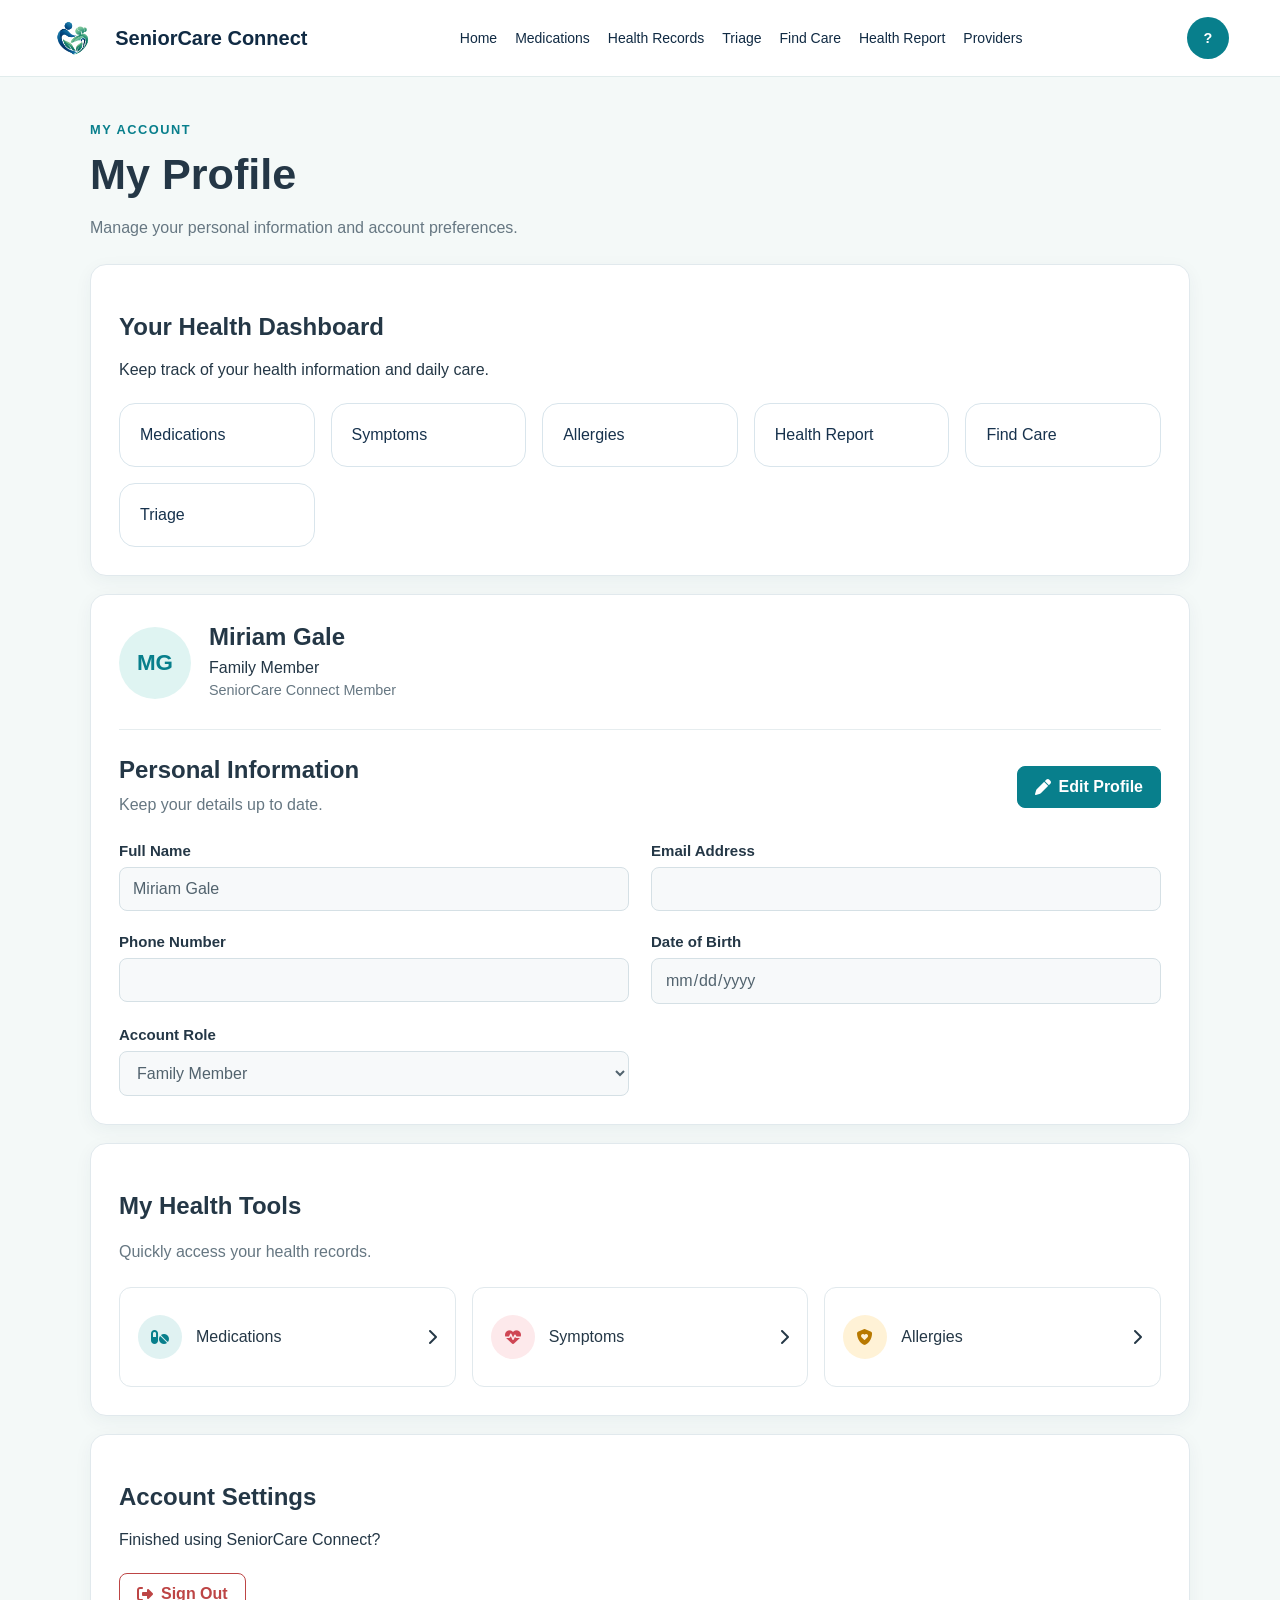
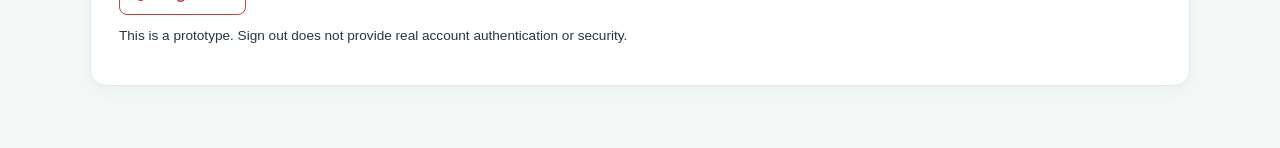
<file: pages/profile.html>
<!DOCTYPE html>
<html lang="en">
<head>
    <meta charset="UTF-8">
    <meta name="viewport" content="width=device-width, initial-scale=1.0">

    <link
        rel="stylesheet"
        href="https://cdnjs.cloudflare.com/ajax/libs/font-awesome/6.7.2/css/all.min.css"
    >
    <link rel="stylesheet" href="../css/style.css">

    <title>SeniorCare Connect | Profile </title>
</head>



<body>

    
<header class="page-header">
    <a href="../index.html" class="logo">
        <img src="../images/logo.png" alt="SeniorCare Connect logo">
        <span>SeniorCare Connect</span>
    </a>

    <button
        class="page-menu-button"
        type="button"
        aria-label="Open navigation menu"
        aria-expanded="false"
        aria-controls="page-navigation"
    >
        <i class="fa-solid fa-bars" aria-hidden="true"></i>
    </button>

    <nav class="page-navigation" id="page-navigation">
        <a href="../index.html">Home</a>
        <a href="medications.html">Medications</a>
        <a href="symptoms.html">Health Records</a>
        <a href="triage.html">Triage</a>
        <a href="find-care.html">Find Care</a>
        <a href="health-report.html">Health Report</a>
        <a href="healthcare-provider.html">Providers</a>
    </nav>

    <div class="account-menu" id="account-menu">
        <button
            type="button"
            class="account-avatar-button"
            id="account-avatar-button"
            aria-label="Open account menu"
            aria-expanded="false"
            aria-controls="account-dropdown"
        >
            <span class="account-avatar" id="account-avatar"
                  aria-hidden="true">MG</span>
        </button>

        <div class="account-dropdown" id="account-dropdown" hidden>
            <div class="account-dropdown-identity">
                <strong id="account-dropdown-name">Miriam Gale</strong>
                <span id="account-dropdown-role">Family Member</span>
            </div>

            <div class="account-dropdown-divider"></div>

            <a href="profile.html">
                <i class="fa-regular fa-user" aria-hidden="true"></i>
                My Profile
            </a>

            <a href="profile.html#account-settings">
                <i class="fa-solid fa-gear" aria-hidden="true"></i>
                Account Settings
            </a>

            <button type="button" id="account-sign-out">
                <i class="fa-solid fa-right-from-bracket"
                   aria-hidden="true"></i>
                Sign Out
            </button>
        </div>
    </div>
</header>

    <main class="profile-page">
        <section class="profile-heading">
            <p class="profile-eyebrow">MY ACCOUNT</p>
            <h1>My Profile</h1>
            <p>Manage your personal information and account preferences.</p>
        </section>
        
        <section class="profile-card" id="role-dashboard">
    <!-- role-views.js fills this section based on the selected role -->
    <h2>Your Health Dashboard</h2>
    <p>Your role-specific shortcuts will appear here.</p>
  </section>


        <section class="profile-card" id="account-settings">
            <div class="profile-identity">
                <div class="profile-avatar" id="profile-avatar"
                     aria-hidden="true">MG</div>

                <div>
                    <h2 id="profile-display-name">Miriam Gale</h2>
                    <p id="profile-display-role">Family Member</p>
                    <p class="profile-status">SeniorCare Connect Member</p>
                </div>
            </div>

            <hr>

            <div class="profile-section-heading">
                <div>
                    <h2>Personal Information</h2>
                    <p>Keep your details up to date.</p>
                </div>

                <button type="button" id="edit-profile-button"
                        class="profile-button">
                    <i class="fa-solid fa-pen" aria-hidden="true"></i>
                    Edit Profile
                </button>
            </div>

            <form id="profile-form">
                <div class="profile-form-grid">
                    <div class="profile-field">
                        <label for="profile-name">Full Name</label>
                        <input type="text" id="profile-name" name="name"
                               required maxlength="100" disabled>
                    </div>

                    <div class="profile-field">
                        <label for="profile-email">Email Address</label>
                        <input type="email" id="profile-email" name="email"
                               required maxlength="254" disabled>
                    </div>

                    <div class="profile-field">
                        <label for="profile-phone">Phone Number</label>
                        <input type="tel" id="profile-phone" name="phone"
                               maxlength="30" disabled>
                    </div>

                    <div class="profile-field">
                        <label for="profile-dob">Date of Birth</label>
                        <input type="date" id="profile-dob"
                               name="dateOfBirth" disabled>
                    </div>
                    
                    <div class="profile-field">
                      <label for="profile-role">Account Role</label>
                      <select id="profile-role" name="role" disabled>
                        <option value="Care Recipient">Care Recipient</option>
                        <option value="Family Member">Family Member</option>
                        <option value="Caregiver">Caregiver</option>
                        <option value="Healthcare Provider">Healthcare Provider</option>
                      </select>
                    </div>

                </div>

                <p id="profile-message" class="profile-message"
                   role="status" aria-live="polite"></p>

                <div class="profile-form-actions"
                     id="profile-form-actions" hidden>
                    <button type="submit" class="profile-button">
                        Save Changes
                    </button>

                    <button type="button" id="cancel-profile-button"
                            class="profile-button profile-button-secondary">
                        Cancel
                    </button>
                </div>
            </form>
        </section>

        <section class="profile-card">
            <h2>My Health Tools</h2>
            <p class="profile-section-description">
                Quickly access your health records.
            </p>

            <div class="profile-quick-links">
                <a class="profile-quick-link" href="medications.html">
                    <i class="fa-solid fa-pills" aria-hidden="true"></i>
                    <span>Medications</span>
                    <i class="fa-solid fa-chevron-right" aria-hidden="true"></i>
                </a>

                <a class="profile-quick-link" href="symptoms.html">
                    <i class="fa-solid fa-heart-pulse" aria-hidden="true"></i>
                    <span>Symptoms</span>
                    <i class="fa-solid fa-chevron-right" aria-hidden="true"></i>
                </a>

                <a class="profile-quick-link" href="allergies.html">
                    <i class="fa-solid fa-shield-heart" aria-hidden="true"></i>
                    <span>Allergies</span>
                    <i class="fa-solid fa-chevron-right" aria-hidden="true"></i>
                </a>
            </div>
        </section>

        <section class="profile-card">
            <h2>Account Settings</h2>
            <p>Finished using SeniorCare Connect?</p>

            <button type="button" id="sign-out-button"
                    class="profile-button profile-signout-button">
                <i class="fa-solid fa-right-from-bracket"
                   aria-hidden="true"></i>
                Sign Out
            </button>

            <p class="profile-demo-note">
                This is a prototype. Sign out does not provide real
                account authentication or security.
            </p>
        </section>
    </main>

    

  <script src="../js/main.js"></script>
<script src="../js/account-menu.js"></script>
<script src="../js/profile.js"></script>
<script src="../js/role-views.js"></script>
</body>
</html>
</file>
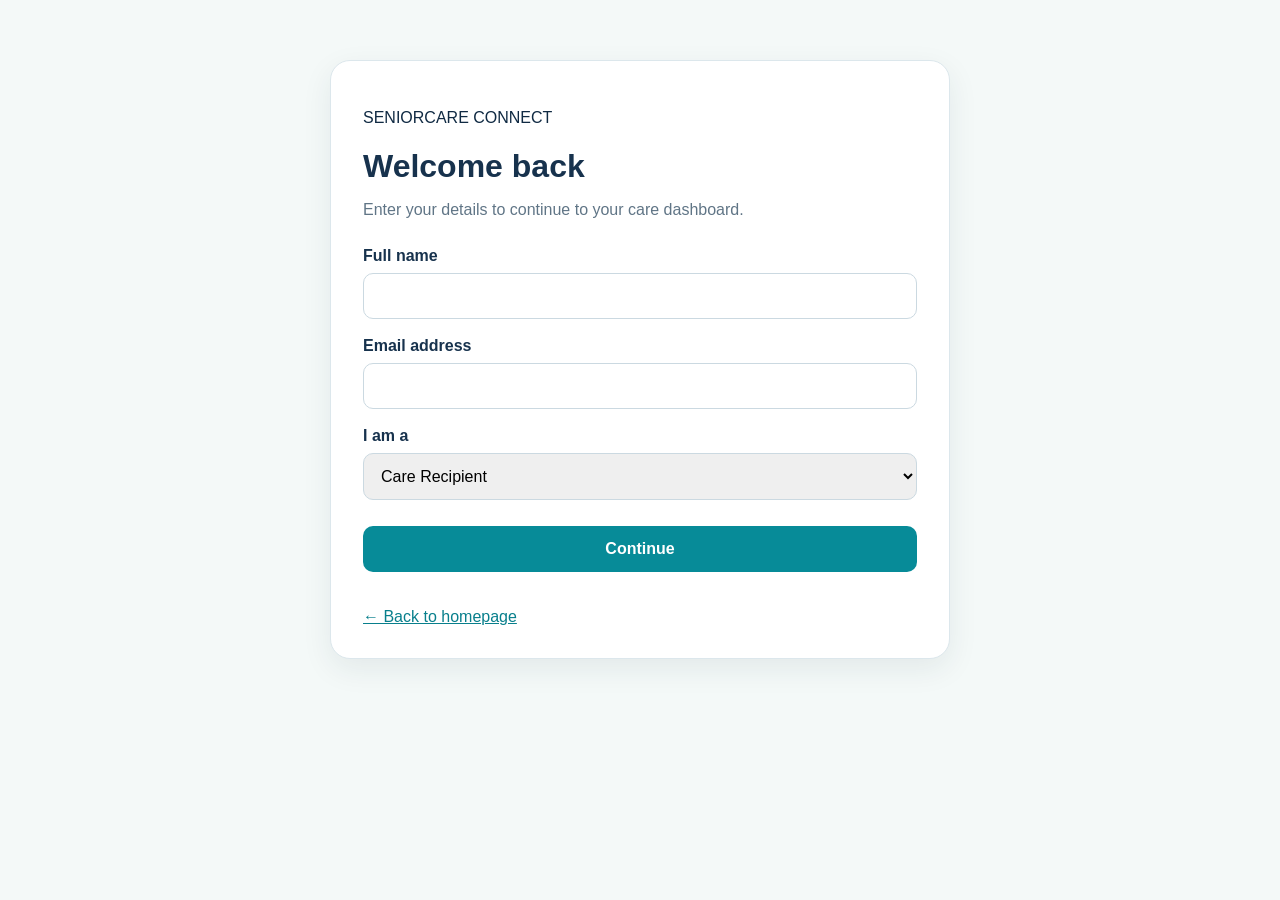
<file: pages/sign-in.html>
<!DOCTYPE html>
<html lang="en">
<head>
    <meta charset="UTF-8">
    <meta name="viewport" content="width=device-width, initial-scale=1.0">
    <title>Sign In | SeniorCare Connect</title>
    <link rel="stylesheet" href="../css/style.css">
    
</head>
<body>
    <main class="signin-container">
        <p class="eyebrow">SENIORCARE CONNECT</p>
        <h1>Welcome back</h1>
        <p class="signin-intro">
            Enter your details to continue to your care dashboard.
        </p>

        <form id="signin-form" class="signin-form">
            <label for="signin-name">Full name</label>
            <input
                type="text"
                id="signin-name"
                name="name"
                autocomplete="name"
                required
            >

            <label for="signin-email">Email address</label>
            <input
                type="email"
                id="signin-email"
                name="email"
                autocomplete="email"
                required
            >

            <label for="signin-role">I am a</label>
            <select id="signin-role" name="role" required>
                <option value="Care Recipient">Care Recipient</option>
                <option value="Family Member">Family Member</option>
                <option value="Caregiver">Caregiver</option>
                <option value="Healthcare Provider">Healthcare Provider</option>
            </select>

            <button type="submit">Continue</button>
            <p id="signin-message" class="signin-message" role="status"></p>
        </form>

        <a class="signin-back" href="../index.html">
            ← Back to homepage
        </a>
    </main>

    <script src="../js/sign-in.js"></script>
</body>
</html>
</file>
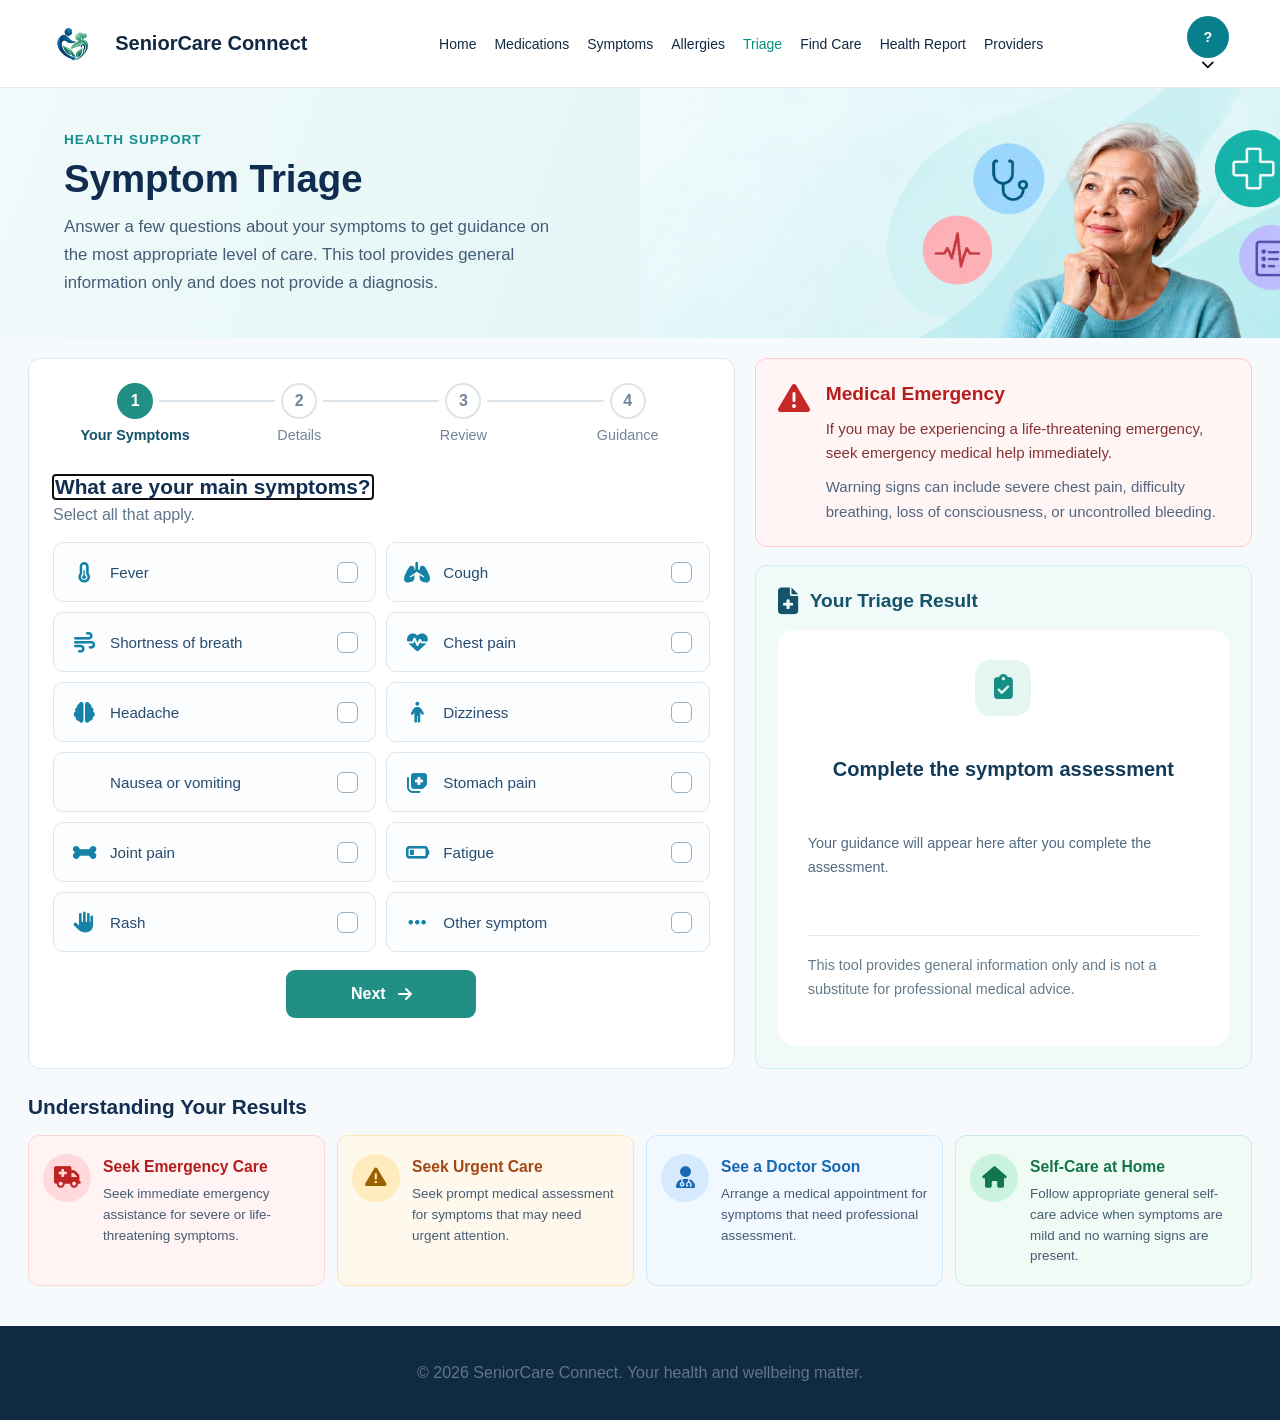
<file: pages/triage.html>
<!DOCTYPE html>
<html lang="en">
<head>
    <meta charset="UTF-8">
    <meta name="viewport" content="width=device-width, initial-scale=1.0">

    <title>Symptom Triage | SeniorCare Connect</title>

    <meta
        name="description"
        content="Answer guided symptom questions to learn about appropriate next steps for your healthcare."
    >

    <link rel="stylesheet" href="../css/style.css">

    <link
        rel="stylesheet"
        href="https://cdnjs.cloudflare.com/ajax/libs/font-awesome/6.7.2/css/all.min.css"
    >
</head>

<body class="triage-page">

    <!-- HEADER -->

    <header class="page-header">

        <a href="../index.html" class="logo">
            <img
                src="../images/logo.png"
                alt=""
                class="logo-image"
            >
            <span>SeniorCare Connect</span>
        </a>

        <button
            class="page-menu-button"
            id="page-menu-button"
            type="button"
            aria-label="Open navigation menu"
            aria-expanded="false"
            aria-controls="page-navigation"
        >
            <i class="fa-solid fa-bars" aria-hidden="true"></i>
        </button>

        <nav
            class="page-navigation"
            id="page-navigation"
            aria-label="Main navigation"
        >
            <a href="../index.html">Home</a>
            <a href="medications.html">Medications</a>
            <a href="symptoms.html">Symptoms</a>
            <a href="allergies.html">Allergies</a>
            <a href="triage.html" aria-current="page">Triage</a>
            <a href="find-care.html">Find Care</a>
            <a href="health-report.html">Health Report</a>
            <a href="healthcare-provider.html">Providers</a>
        </nav>

        <div class="account-menu" id="account-menu">
            <button
                class="account-avatar-button"
                id="account-avatar-button"
                type="button"
                aria-label="Open account menu"
                aria-expanded="false"
                aria-controls="account-dropdown"
            >
                <span class="account-avatar" id="account-avatar">MG</span>
                <i class="fa-solid fa-chevron-down" aria-hidden="true"></i>
            </button>

            <div
                class="account-dropdown"
                id="account-dropdown"
                hidden
            >
                <p id="account-dropdown-name">Your Name</p>
                <span id="account-dropdown-role">Care Recipient</span>

                <a href="profile.html">
                    <i class="fa-regular fa-user" aria-hidden="true"></i>
                    My Profile
                </a>

                <a href="profile.html">
                    <i class="fa-solid fa-gear" aria-hidden="true"></i>
                    Account Settings
                </a>

                <button type="button" id="account-sign-out">
                    <i class="fa-solid fa-right-from-bracket"
                       aria-hidden="true"></i>
                    Sign Out
                </button>
            </div>
        </div>

    </header>


    <main>

        <!-- HERO SECTION -->

        <section class="triage-hero">

            <div class="triage-hero-content">
                <span class="triage-eyebrow">HEALTH SUPPORT</span>

                <h1>Symptom Triage</h1>

                <p>
                    Answer a few questions about your symptoms to get
                    guidance on the most appropriate level of care.
                    This tool provides general information only and
                    does not provide a diagnosis.
                </p>
            </div>

            <div class="triage-hero-image">
                <img
                    src="../images/triage-hero.png"
                    alt="Older adult considering her health, surrounded by medical symbols"
                >
            </div>

        </section>


        <!--  TRIAGE WORKSPACE  -->

        <section class="triage-workspace"
                 aria-label="Symptom assessment">

            <!-- Symptom assessment form -->

            <section class="triage-assessment-card">

                <div class="triage-progress"
                     aria-label="Assessment progress">

                    <div class="triage-progress-step active"
                         aria-current="step">
                        <span>1</span>
                        <p>Your Symptoms</p>
                    </div>

                    <div class="triage-progress-step">
                        <span>2</span>
                        <p>Details</p>
                    </div>

                    <div class="triage-progress-step">
                        <span>3</span>
                        <p>Review</p>
                    </div>

                    <div class="triage-progress-step">
                        <span>4</span>
                        <p>Guidance</p>
                    </div>

                </div>


                <form id="triage-form">

                    <!-- STEP 1: SYMPTOMS -->

                    <fieldset class="triage-step"
                              id="triage-step-1">

                        <legend>What are your main symptoms?</legend>

                        <p class="triage-step-description">
                            Select all that apply.
                        </p>

                        <div class="triage-symptom-grid">

                            <label class="triage-symptom-option">
                                <input type="checkbox"
                                       name="symptoms"
                                       value="Fever">
                                <i class="fa-solid fa-temperature-half"
                                   aria-hidden="true"></i>
                                <span>Fever</span>
                            </label>

                            <label class="triage-symptom-option">
                                <input type="checkbox"
                                       name="symptoms"
                                       value="Cough">
                                <i class="fa-solid fa-lungs"
                                   aria-hidden="true"></i>
                                <span>Cough</span>
                            </label>

                            <label class="triage-symptom-option">
                                <input type="checkbox"
                                       name="symptoms"
                                       value="Shortness of breath">
                                <i class="fa-solid fa-wind"
                                   aria-hidden="true"></i>
                                <span>Shortness of breath</span>
                            </label>

                            <label class="triage-symptom-option">
                                <input type="checkbox"
                                       name="symptoms"
                                       value="Chest pain">
                                <i class="fa-solid fa-heart-pulse"
                                   aria-hidden="true"></i>
                                <span>Chest pain</span>
                            </label>

                            <label class="triage-symptom-option">
                                <input type="checkbox"
                                       name="symptoms"
                                       value="Headache">
                                <i class="fa-solid fa-brain"
                                   aria-hidden="true"></i>
                                <span>Headache</span>
                            </label>

                            <label class="triage-symptom-option">
                                <input type="checkbox"
                                       name="symptoms"
                                       value="Dizziness">
                                <i class="fa-solid fa-person"
                                   aria-hidden="true"></i>
                                <span>Dizziness</span>
                            </label>

                            <label class="triage-symptom-option">
                                <input type="checkbox"
                                       name="symptoms"
                                       value="Nausea or vomiting">
                                <i class="fa-solid fa-stomach"
                                   aria-hidden="true"></i>
                                <span>Nausea or vomiting</span>
                            </label>

                            <label class="triage-symptom-option">
                                <input type="checkbox"
                                       name="symptoms"
                                       value="Stomach pain">
                                <i class="fa-solid fa-notes-medical"
                                   aria-hidden="true"></i>
                                <span>Stomach pain</span>
                            </label>

                            <label class="triage-symptom-option">
                                <input type="checkbox"
                                       name="symptoms"
                                       value="Joint pain">
                                <i class="fa-solid fa-bone"
                                   aria-hidden="true"></i>
                                <span>Joint pain</span>
                            </label>

                            <label class="triage-symptom-option">
                                <input type="checkbox"
                                       name="symptoms"
                                       value="Fatigue">
                                <i class="fa-solid fa-battery-quarter"
                                   aria-hidden="true"></i>
                                <span>Fatigue</span>
                            </label>

                            <label class="triage-symptom-option">
                                <input type="checkbox"
                                       name="symptoms"
                                       value="Rash">
                                <i class="fa-solid fa-hand"
                                   aria-hidden="true"></i>
                                <span>Rash</span>
                            </label>

                            <label class="triage-symptom-option">
                                <input type="checkbox"
                                       name="symptoms"
                                       value="Other">
                                <i class="fa-solid fa-ellipsis"
                                   aria-hidden="true"></i>
                                <span>Other symptom</span>
                            </label>

                        </div>

                        <p id="triage-form-message"
                           class="triage-form-message"
                           role="alert"
                           aria-live="polite"></p>

                        <div class="triage-form-actions">
                            <button type="button"
                                    id="triage-next-button"
                                    class="triage-primary-button">
                                Next
                                <i class="fa-solid fa-arrow-right"
                                   aria-hidden="true"></i>
                            </button>
                        </div>

                    </fieldset>




<fieldset class="triage-step"
          id="triage-step-2"
          hidden>

    <legend>Tell us more about your symptoms</legend>

    <p class="triage-step-description">
        These details help organize the information you provide.
    </p>

    <!-- Symptom duration -->

    <div class="triage-question">
        <label for="triage-duration">
            When did your symptoms start?
        </label>

        <select id="triage-duration"
                name="duration"
                required>
            <option value="">Select when symptoms started</option>
            <option value="Today">Today</option>
            <option value="1–3 days ago">1–3 days ago</option>
            <option value="4–7 days ago">4–7 days ago</option>
            <option value="More than a week ago">
                More than a week ago
            </option>
        </select>
    </div>

    <!-- Perceived severity -->

    <fieldset class="triage-question triage-severity-question">
        <legend>How severe do your symptoms feel?</legend>

        <p class="triage-step-description">
            Choose the option that best describes how you feel.
        </p>

        <label class="triage-detail-option">
            <input type="radio"
                   name="triage-severity"
                   value="Mild"
                   required>
            <span>
                <strong>Mild</strong>
                <small>Noticeable, but not greatly affecting daily activities.</small>
            </span>
        </label>

        <label class="triage-detail-option">
            <input type="radio"
                   name="triage-severity"
                   value="Moderate">
            <span>
                <strong>Moderate</strong>
                <small>Interfering with some daily activities.</small>
            </span>
        </label>

        <label class="triage-detail-option">
            <input type="radio"
                   name="triage-severity"
                   value="Severe">
            <span>
                <strong>Severe</strong>
                <small>Very distressing or making normal activities difficult.</small>
            </span>
        </label>
    </fieldset>

    <!-- Symptom changes -->

    <div class="triage-question">
        <label for="triage-trend">
            How have your symptoms changed?
        </label>

        <select id="triage-trend"
                name="trend"
                required>
            <option value="">Select how symptoms have changed</option>
            <option value="Getting better">Getting better</option>
            <option value="Staying the same">Staying the same</option>
            <option value="Getting worse">Getting worse</option>
            <option value="Coming and going">Coming and going</option>
        </select>
    </div>

    <!-- New or recurring -->

    <div class="triage-question">
        <label for="triage-occurrence">
            Is this a new or recurring problem?
        </label>

        <select id="triage-occurrence"
                name="occurrence"
                required>
            <option value="">Select an option</option>
            <option value="New">New problem</option>
            <option value="Recurring">Recurring problem</option>
        </select>
    </div>

    <p id="triage-details-message"
       class="triage-form-message"
       role="alert"
       aria-live="polite"></p>

    <div class="triage-form-actions triage-form-actions-between">

        <button type="button"
                id="triage-back-button"
                class="triage-secondary-button">
            <i class="fa-solid fa-arrow-left"
               aria-hidden="true"></i>
            Back
        </button>

        <button type="button"
                id="triage-details-next-button"
                class="triage-primary-button">
            Next
            <i class="fa-solid fa-arrow-right"
               aria-hidden="true"></i>
        </button>

    </div>

</fieldset>



<!-- STEP 3: REVIEW -->
<fieldset class="triage-step" id="triage-step-3" hidden>
    <legend>Review your answers</legend>

    <p class="triage-step-description">
        Please check your answers before continuing to your guidance.
        You can go back to make changes.
    </p>

    <section class="triage-review-section"
             aria-labelledby="triage-review-symptoms-heading">
        <h3 id="triage-review-symptoms-heading">
            <i class="fa-solid fa-heart-pulse" aria-hidden="true"></i>
            Selected symptoms
        </h3>
        <ul id="triage-review-symptoms">
            <li>No symptoms selected yet.</li>
        </ul>
    </section>

    <section class="triage-review-section"
             aria-labelledby="triage-review-details-heading">
        <h3 id="triage-review-details-heading">
            <i class="fa-solid fa-clipboard-list" aria-hidden="true"></i>
            Symptom details
        </h3>

        <dl class="triage-review-list">
            <div>
                <dt>When symptoms started</dt>
                <dd id="triage-review-duration">Not provided</dd>
            </div>
            <div>
                <dt>Severity</dt>
                <dd id="triage-review-severity">Not provided</dd>
            </div>
            <div>
                <dt>How symptoms have changed</dt>
                <dd id="triage-review-trend">Not provided</dd>
            </div>
            <div>
                <dt>New or recurring</dt>
                <dd id="triage-review-occurrence">Not provided</dd>
            </div>
        </dl>
    </section>

    <p class="triage-review-reminder">
        <i class="fa-solid fa-circle-info" aria-hidden="true"></i>
        This summary is based on your answers. It is not a diagnosis.
        If you may be experiencing a medical emergency, seek emergency
        medical help immediately.
    </p>

    <p id="triage-review-message"
       class="triage-form-message"
       role="alert"
       aria-live="polite"></p>

    <div class="triage-form-actions triage-form-actions-between">
        <button type="button"
                id="triage-review-back-button"
                class="triage-secondary-button">
            <i class="fa-solid fa-arrow-left" aria-hidden="true"></i>
            Back
        </button>

        <button type="button"
                id="triage-review-next-button"
                class="triage-primary-button">
            Continue
            <i class="fa-solid fa-arrow-right" aria-hidden="true"></i>
        </button>
    </div>
</fieldset>

<!-- STEP 4: GUIDANCE -->
<fieldset class="triage-step" id="triage-step-4" hidden>
    <legend>Your personalized guidance</legend>

    <p class="triage-step-description">
        Review the general guidance below based on the symptoms
        and details you provided.
    </p>

    <!-- Guidance heading and status -->
    <section class="triage-guidance-card"
             aria-labelledby="triage-guidance-heading">

        <div class="triage-guidance-icon" aria-hidden="true">
            <i class="fa-solid fa-notes-medical"></i>
        </div>

        <div>
            <h3 id="triage-guidance-heading">
                Your next steps
            </h3>

            <p id="triage-guidance-level">
                Complete your assessment to view your guidance.
            </p>
        </div>
    </section>

    <!-- Recommended actions -->
    <section class="triage-review-section"
             aria-labelledby="triage-guidance-actions-heading">

        <h3 id="triage-guidance-actions-heading">
            <i class="fa-solid fa-list-check" aria-hidden="true"></i>
            What you should do
        </h3>

        <ul id="triage-guidance-actions">
            <li>Your recommendations will appear here.</li>
        </ul>
    </section>

    <!-- Emergency warning -->
    <div class="triage-guidance-warning"
         id="triage-guidance-warning"
         role="alert"
         hidden>
        <h3>
            <i class="fa-solid fa-triangle-exclamation"
               aria-hidden="true"></i>
            Important safety warning
        </h3>

        <p>
            Severe or sudden chest pain, difficulty breathing,
            loss of consciousness, or other life-threatening
            symptoms require immediate emergency medical help.
            Do not wait for this assessment to finish.
        </p>
    </div>


    
<!-- Assessment summary -->
<section class="triage-review-section triage-guidance-summary"
         aria-labelledby="triage-guidance-summary-heading">

    <div class="triage-summary-heading">
        <div class="triage-summary-heading-icon">
            <i class="fa-solid fa-clipboard-check"
               aria-hidden="true"></i>
        </div>

        <div>
            <h3 id="triage-guidance-summary-heading">
                Assessment summary
            </h3>
            <p>A quick overview of your responses.</p>
        </div>
    </div>

    <div class="triage-assessment-summary">

        <article class="triage-summary-item">
            <span class="triage-summary-label">
                <i class="fa-solid fa-heart-pulse"
                   aria-hidden="true"></i>
                Symptoms reported
            </span>

            <p id="triage-guidance-symptoms"
               class="triage-summary-value">
                Not available
            </p>
        </article>

        <article class="triage-summary-item">
            <span class="triage-summary-label">
                <i class="fa-solid fa-gauge-high"
                   aria-hidden="true"></i>
                Symptom severity
            </span>

            <p id="triage-guidance-severity"
               class="triage-summary-value">
                Not available
            </p>
        </article>

    </div>

    <p class="triage-summary-disclaimer">
        <i class="fa-solid fa-circle-info"
           aria-hidden="true"></i>
        This summary is based on your answers. It is for general
        information only and does not provide a diagnosis or replace
        advice from a qualified healthcare professional.
    </p>

</section>

    

    <p class="triage-review-reminder">
        <i class="fa-solid fa-circle-info" aria-hidden="true"></i>
        This guidance is for general information only. It does not
        provide a diagnosis or replace advice from a qualified
        healthcare professional.
    </p>

    <div class="triage-form-actions triage-form-actions-between">
        <button type="button"
                id="triage-guidance-back-button"
                class="triage-secondary-button">
            <i class="fa-solid fa-arrow-left" aria-hidden="true"></i>
            Back to review
        </button>

        <button type="button"
                id="triage-restart-button"
                class="triage-primary-button">
            Start again
            <i class="fa-solid fa-rotate-right" aria-hidden="true"></i>
        </button>
    </div>
</fieldset>


                </form>

            </section>


            <!-- Right-hand information panels -->

            <aside class="triage-sidebar">

                <section class="triage-emergency-card"
                         aria-labelledby="triage-emergency-heading">

                    <div class="triage-emergency-icon">
                        <i class="fa-solid fa-triangle-exclamation"
                           aria-hidden="true"></i>
                    </div>

                    <div>
                        <h2 id="triage-emergency-heading">
                            Medical Emergency
                        </h2>

                        <p>
                            If you may be experiencing a
                            life-threatening emergency, seek emergency
                            medical help immediately.
                        </p>

                        <p class="triage-emergency-examples">
                            Warning signs can include severe chest pain,
                            difficulty breathing, loss of consciousness,
                            or uncontrolled bleeding.
                        </p>
                    </div>

                </section>


                <section class="triage-result-card"
                         aria-labelledby="triage-result-heading">

                    <h2 id="triage-result-heading">
                        <i class="fa-solid fa-file-medical"
                           aria-hidden="true"></i>
                        Your Triage Result
                    </h2>

                    <div class="triage-result-placeholder"
                         id="triage-result"
                         aria-live="polite">

                        <i class="fa-solid fa-clipboard-check"
                           aria-hidden="true"></i>

                        <h3>Complete the symptom assessment</h3>

                        <p>
                            Your guidance will appear here after you
                            complete the assessment.
                        </p>

                        <p class="triage-result-disclaimer">
                            This tool provides general information only
                            and is not a substitute for professional
                            medical advice.
                        </p>

                    </div>

                </section>

            </aside>

        </section>


        <!-- CARE LEVEL GUIDE  -->

        <section class="triage-care-guide"
                 aria-labelledby="triage-care-guide-heading">

            <h2 id="triage-care-guide-heading">
                Understanding Your Results
            </h2>

            <div class="triage-care-grid">

                <article class="triage-care-card emergency">
                    <div class="triage-care-icon">
                        <i class="fa-solid fa-truck-medical"
                           aria-hidden="true"></i>
                    </div>

                    <div>
                        <h3>Seek Emergency Care</h3>
                        <p>
                            Seek immediate emergency assistance for
                            severe or life-threatening symptoms.
                        </p>
                    </div>
                </article>


                <article class="triage-care-card urgent">
                    <div class="triage-care-icon">
                        <i class="fa-solid fa-triangle-exclamation"
                           aria-hidden="true"></i>
                    </div>

                    <div>
                        <h3>Seek Urgent Care</h3>
                        <p>
                            Seek prompt medical assessment for symptoms
                            that may need urgent attention.
                        </p>
                    </div>
                </article>


                <article class="triage-care-card routine">
                    <div class="triage-care-icon">
                        <i class="fa-solid fa-user-doctor"
                           aria-hidden="true"></i>
                    </div>

                    <div>
                        <h3>See a Doctor Soon</h3>
                        <p>
                            Arrange a medical appointment for symptoms
                            that need professional assessment.
                        </p>
                    </div>
                </article>


                <article class="triage-care-card self-care">
                    <div class="triage-care-icon">
                        <i class="fa-solid fa-house"
                           aria-hidden="true"></i>
                    </div>

                    <div>
                        <h3>Self-Care at Home</h3>
                        <p>
                            Follow appropriate general self-care advice
                            when symptoms are mild and no warning signs
                            are present.
                        </p>
                    </div>
                </article>

            </div>

        </section>

    </main>


    <!-- FOOTER  -->

    <footer class="page-footer">
        <p>
            &copy; 2026 SeniorCare Connect.
            Your health and wellbeing matter.
        </p>
    </footer>


    <!-- Existing site scripts -->

    <script src="../js/main.js"></script>
<script src="../js/account-menu.js"></script>
<script src="../js/triage.js"></script>



</body>
</html>
</file>
<file: css/style.css>
* {
    box-sizing: border-box;
}

body {
    margin: 0;
    padding: 0;
    font-family: Arial, sans-serif;
    color: #102a43;
    background-color: #ffffff;
}

header {
    display: flex;
    align-items: center;
    justify-content: space-between;
    padding: 15px 60px;
}

.logo {
    display: flex;
    align-items: center;
}

.logo img {
    width: 45px;
    height: 45px;
}

.navigation {
    display: flex;
    align-items: center;
    gap: 20px;
    flex-wrap: wrap;
}

.navigation a {
    text-decoration: none;
    color: #102a43;
    font-size: 16px;
}


.navigation a {
    transition: color 0.3s ease;
}

.navigation a:hover {
    color: #008f83;
}



.navigation a {
    position: relative;
    text-decoration: none;
    color: #102a43;
    font-size: 16px;
    transition: color 0.3s ease;
}

.navigation a::after {
    content: "";
    position: absolute;
    left: 0;
    bottom: -6px;
    width: 100%;
    height: 2px;
    background-color: #008f83;
    transform: scaleX(0);
    transform-origin: left;
    transition: transform 0.3s ease;
}

.navigation a:hover {
    color: #008f83;
}

.navigation a:hover::after {
    transform: scaleX(1);
}


.menu-button {
    display: none;
}


/* Caregiver profile dropdown */

.profile-menu {
    position: relative;
}

.profile-dropdown {
    position: absolute;
    top: calc(100% + 10px);
    right: 0;
    width: 220px;
    padding: 8px;
    background-color: #ffffff;
    border: 1px solid #d6e2ea;
    border-radius: 12px;
    box-shadow: 0 8px 24px rgba(16, 42, 67, 0.12);
    z-index: 1100;
}

.profile-dropdown[hidden] {
    display: none;
}

.profile-dropdown a,
.profile-dropdown button {
    display: flex;
    align-items: center;
    gap: 12px;
    width: 100%;
    padding: 12px;
    border: none;
    border-radius: 8px;
    background: transparent;
    color: #102a43;
    text-decoration: none;
    text-align: left;
    font: inherit;
    font-size: 14px;
    cursor: pointer;
}

.profile-dropdown a:hover,
.profile-dropdown button:hover {
    background-color: #eaf8f7;
    color: #008f83;
}

.dropdown-arrow {
    transition: transform 0.25s ease;
}

.profile-button[aria-expanded="true"] .dropdown-arrow {
    transform: rotate(180deg);
}


.logo span {
    font-size: 20px;
    font-weight: 600;
    margin-left: 10px;
}

.profile-button {
    display: flex;
    align-items: center;
    gap: 8px;
    padding: 10px 16px;
    border: 1px solid #d6e2ea;
    border-radius: 8px;
    background-color: #ffffff;
    color: #102a43;
    font-size: 15px;
    cursor: pointer;
}

.hero {
    min-height: 500px;
    padding: 70px;
    background-color: #eaf8f7;
    background-image: url("../images/hero-image.png");
    background-size: cover;
    background-position: center right;
    background-repeat: no-repeat;
    
    display: flex;
    align-items: center;
}


.hero-content {
    max-width: 600px;
}


.paragraph-home {
    color: #008f83;
    font-size: 18px;
    font-weight: 600;
    margin-bottom: 15px;
}

.main-heading {
    font-size: 56px;
    line-height: 1.05;
    margin: 0 0 25px;
    color: #102a43;
}

.hero-description {
    max-width: 560px;
    font-size: 18px;
    line-height: 1.6;
    color: #486581;
    margin-bottom: 30px;
}

.hero-buttons {
    display: flex;
    gap: 16px;
}

.btn-primary,
.btn-secondary {
    display: inline-block;
    padding: 14px 24px;
    border-radius: 8px;
    text-decoration: none;
    font-weight: 600;
}

.btn-primary {
    background-color: #008f83;
    color: #ffffff;
}


.btn-secondary {
    border: 1px solid #008f83;
    color: #008f83;
    background-color: #ffffff;
}


.features {
    display: flex;
    justify-content: center;
    gap: 20px;
    padding: 50px 70px;
}

.feature-card {
    flex: 1;
    padding: 25px;
    text-align: center;
    background-color: #ffffff;
    border: 1px solid #e1ecec;
    border-radius: 12px;
}

.feature-card i {
    font-size: 30px;
    color: #008f83;
    margin-bottom: 15px;
}

.feature-heading {
    font-size: 18px;
    margin: 0 0 10px;
    color: #102a43;
}

.feature-description {
    margin: 0;
    font-size: 14px;
    line-height: 1.5;
    color: #627d98;
}

.who-section {
    display: flex;
    align-items: center;
    gap: 50px;
    padding: 70px;
    background-color: #eaf8f7;
}

.who-intro {
    flex: 1;
    max-width: 400px;
}

.who-cards {
    display: flex;
    flex: 2;
    gap: 20px;
}

.who-card {
    flex: 1;
    padding: 30px 20px;
    text-align: center;
    background-color: #ffffff;
    border: 1px solid #e1ecec;
    border-radius: 16px;
}

.who-card i {
    font-size: 35px;
    color: #008f83;
    margin-bottom: 20px;
}

.who-card h3 {
    margin: 0 0 12px;
    font-size: 18px;
    color: #102a43;
}

.who-description {
    margin: 0;
    font-size: 14px;
    line-height: 1.5;
    color: #627d98;
}

.section-label {
    margin: 0 0 12px;
    color: #008f83;
    font-size: 14px;
    font-weight: 700;
    letter-spacing: 1px;
}

.section-heading {
    margin: 0 0 20px;
    font-size: 40px;
    line-height: 1.1;
    color: #102a43;
}

.who-intro > p:not(.section-label) {
    max-width: 400px;
    margin-bottom: 25px;
    font-size: 16px;
    line-height: 1.6;
    color: #486581;
}

.who-button {
    display: inline-flex;
    align-items: center;
    gap: 10px;
    padding: 12px 20px;
    background-color: #008f83;
    color: #ffffff;
    text-decoration: none;
    border-radius: 8px;
    font-weight: 600;
}

.how-it-works {
    padding: 70px;
    background-color: #ffffff;
}

.how-it-works > h2 {
    margin: 0 0 40px;
    font-size: 40px;
    color: #102a43;
}


.steps-container {
    display: flex;
    gap: 25px;
}

.step-card {
    flex: 1;
    padding: 25px;
    text-align: center;
    border-radius: 16px;
    background-color: #f5fbfa;
    border: 1px solid #e1ecec;
}

.step-number {
    display: block;
    margin-bottom: 10px;
    font-size: 14px;
    font-weight: 700;
    color: #008f83;
}

.step-card i {
    font-size: 32px;
    color: #008f83;
    margin-bottom: 15px;
}

.step-card h3 {
    margin: 0 0 10px;
    font-size: 18px;
    color: #102a43;
}

.step-card p {
    margin: 0;
    font-size: 14px;
    line-height: 1.5;
    color: #627d98;
}

.cta-section {
    padding: 70px;
    text-align: center;
    background-color: #eaf8f7;
}

.cta-section h2 {
    margin: 0 0 15px;
    font-size: 40px;
    color: #102a43;
}

.cta-section p {
    margin: 0 0 25px;
    font-size: 18px;
    line-height: 1.6;
    color: #486581;
}

.cta-button {
    display: inline-block;
    padding: 14px 28px;
    background-color: #008f83;
    color: #ffffff;
    text-decoration: none;
    border-radius: 8px;
    font-weight: 600;
}

footer {
    padding: 40px 70px 25px;
    background-color: #102a43;
    color: #ffffff;
}

.footer-main {
    display: flex;
    align-items: center;
    justify-content: space-between;
    gap: 40px;
}

.footer-logo {
    display: flex;
    align-items: center;
    gap: 10px;
}

.footer-logo img {
    width: 40px;
    height: 40px;
}

.footer-logo span {
    font-size: 18px;
    font-weight: 600;
}

.footer-brand > p {
    margin: 10px 0 0;
    color: #bcccdc;
    font-size: 14px;
}

.footer-navigation {
    display: flex;
    gap: 25px;
}

.footer-navigation a {
    color: #ffffff;
    text-decoration: none;
    font-size: 14px;
}

.social-links {
    display: flex;
    gap: 15px;
}

.social-links a {
    color: #ffffff;
    text-decoration: none;
    font-size: 18px;
    transition: all 0.3s ease;
}



.social-links a:nth-child(1):hover {
    color: #1877f2;
    text-shadow: 0 0 10px #1877f2;
}


.social-links a:nth-child(2):hover {
    color: #e4405f;
    text-shadow: 0 0 10px #e4405f;
}


.social-links a:nth-child(3):hover {
    color: #0a66c2;
    text-shadow: 0 0 10px #0a66c2;
}

@media (max-width: 768px) {

    header {
        padding: 15px 25px;
    }

    .logo img {
        width: 38px;
        height: 38px;
    }

    .logo span {
        font-size: 17px;
    }

    .navigation {
        display: none;
    }

    .navigation a {
        font-size: 14px;
    }

        .hero {
        min-height: 450px;
        padding: 50px 25px;
        background-position: center;
    }

    .hero-content {
        max-width: 100%;
    }

    .main-heading {
        font-size: 42px;
    }

    .hero-description {
        font-size: 16px;
    }

    .hero-buttons {
        gap: 10px;
    }

    .btn-primary,
    .btn-secondary {
        padding: 12px 18px;
    }

        .features {
        flex-wrap: wrap;
        padding: 40px 25px;
        gap: 15px;
    }

    .feature-card {
        flex: 1 1 45%;
        padding: 20px;
    }

        .who-section {
        flex-direction: column;
        align-items: stretch;
        gap: 30px;
        padding: 50px 25px;
    }

    .who-intro {
        max-width: 100%;
    }

    .who-cards {
        flex-direction: column;
        gap: 15px;
    }

    .who-card {
        padding: 25px 20px;
    }

    .section-heading {
        font-size: 32px;
    }

        .how-it-works {
        padding: 50px 25px;
    }

    .how-it-works > h2 {
        font-size: 32px;
        margin-bottom: 30px;
    }

    .steps-container {
        flex-direction: column;
        gap: 15px;
    }

    .step-card {
        padding: 25px 20px;
    }

        .cta-section {
        padding: 50px 25px;
    }

    .cta-section h2 {
        font-size: 32px;
    }

    .cta-section p {
        font-size: 16px;
    }

    .cta-button {
        padding: 13px 24px;
    }

        footer {
        padding: 40px 25px 20px;
    }

    .footer-main {
        flex-direction: column;
        gap: 30px;
    }

    .footer-navigation {
        min-width: 0;
    }

    .copyright {
        margin-top: 30px;
    }

        .menu-button {
        display: block;
        border: none;
        background: none;
        color: #102a43;
        font-size: 22px;
        cursor: pointer;
    }

    .navigation.show-menu {
    display: flex;
    flex-direction: column;
    position: absolute;
    top: 70px;
    left: 0;
    width: 100%;
    padding: 20px 25px;
    gap: 20px;
    background-color: #ffffff;
    border-top: 1px solid #e1ecec;
    box-shadow: 0 8px 15px rgba(16, 42, 67, 0.1);
    z-index: 1000;
}

header {
    position: relative;
}
}

@media (max-width: 480px) {

    /* -----========
       HEADER
       ========================= */

    header {
        padding: 12px 20px;
    }

    .logo img {
        width: 36px;
        height: 36px;
    }

    .logo span {
        font-size: 15px;
    }

    .menu-button {
        font-size: 21px;
    }


    /* =========================
       HERO
       ========================= */

    .hero {
        min-height: 430px;
        padding: 40px 20px;
    }

    .paragraph-home {
        font-size: 15px;
    }

    .main-heading {
        font-size: 36px;
    }

    .hero-description {
        font-size: 15px;
    }

    .hero-buttons {
        flex-direction: column;
        gap: 10px;
    }

    .btn-primary,
    .btn-secondary {
        width: 100%;
        text-align: center;
    }


    /* =========================
       FEATURES
       ========================= */

    .features {
        padding: 35px 20px;
        gap: 15px;
    }

    .feature-card {
        flex: 1 1 100%;
        padding: 22px 18px;
    }


    /* =========================
       WHO IT'S FOR
       ========================= */

    .who-section {
        padding: 40px 20px;
    }

    .section-heading {
        font-size: 30px;
    }

    .who-card {
        padding: 25px 18px;
    }


    /* =========================
       HOW IT WORKS
       ========================= */

    .how-it-works {
        padding: 40px 20px;
    }

    .how-it-works > h2 {
        font-size: 30px;
    }

    .step-card {
        padding: 22px 18px;
    }


    /* =========================
       CTA
       ========================= */

    .cta-section {
        padding: 40px 20px;
    }

    .cta-section h2 {
        font-size: 30px;
    }

    .cta-section p {
        font-size: 15px;
    }


    /* =========================
       FOOTER
       ========================= */

    footer {
        padding: 35px 20px 20px;
    }

    .footer-navigation {
        gap: 18px;
    }

    .copyright {
        font-size: 12px;
    }

}

@media (max-width: 390px) {

    /* =========================
       HEADER
       ========================= */

    header {
        padding: 12px 18px;
    }

    .logo img {
        width: 34px;
        height: 34px;
    }

    .logo span {
        font-size: 14px;
    }

    .menu-button {
        font-size: 20px;
    }


    /* =========================
       HERO
       ========================= */

    .hero {
        min-height: 410px;
        padding: 35px 18px;
    }

    .paragraph-home {
        font-size: 14px;
    }

    .main-heading {
        font-size: 32px;
        line-height: 1.1;
        margin-bottom: 20px;
    }

    .hero-description {
        font-size: 14px;
        line-height: 1.5;
    }

    .btn-primary,
    .btn-secondary {
        padding: 12px 16px;
        font-size: 14px;
    }


    /* =========================
       FEATURES
       ========================= */

    .features {
        padding: 30px 18px;
        gap: 12px;
    }

    .feature-card {
        padding: 20px 15px;
    }

    .feature-card i {
        font-size: 27px;
    }

    .feature-heading {
        font-size: 17px;
    }

    .feature-description {
        font-size: 13px;
    }


    /* =========================
       WHO IT'S FOR
       ========================= */

    .who-section {
        padding: 35px 18px;
        gap: 25px;
    }

    .section-heading {
        font-size: 28px;
    }

    .who-intro > p:not(.section-label) {
        font-size: 15px;
    }

    .who-button {
        padding: 11px 17px;
        font-size: 14px;
    }

    .who-card {
        padding: 22px 15px;
    }

    .who-card i {
        font-size: 32px;
    }

    .who-card h3 {
        font-size: 17px;
    }

    .who-description {
        font-size: 13px;
    }


    /* =========================
       HOW IT WORKS
       ========================= */

    .how-it-works {
        padding: 35px 18px;
    }

    .how-it-works > h2 {
        font-size: 28px;
        margin-bottom: 25px;
    }

    .step-card {
        padding: 22px 15px;
    }

    .step-card h3 {
        font-size: 17px;
    }

    .step-card p {
        font-size: 13px;
    }


    /* =========================
       CTA
       ========================= */

    .cta-section {
        padding: 35px 18px;
    }

    .cta-section h2 {
        font-size: 28px;
    }

    .cta-section p {
        font-size: 14px;
    }

    .cta-button {
        padding: 12px 22px;
        font-size: 14px;
    }


    /* =========================
       FOOTER
       ========================= */

    footer {
        padding: 30px 18px 18px;
    }

    .footer-logo img {
        width: 35px;
        height: 35px;
    }

    .footer-logo span {
        font-size: 16px;
    }

    .footer-brand > p {
        font-size: 13px;
    }

    .footer-navigation {
        gap: 15px;
    }

    .footer-navigation a {
        font-size: 13px;
    }

    .social-links {
        gap: 12px;
    }

    .social-links a {
        font-size: 16px;
    }

    .copyright {
        font-size: 11px;
    }

}


/* Medication page visual refinements */

body {
    background-color: #f4f9f8;
}

.page-header {
    display: flex;
    align-items: center;
    justify-content: space-between;
    gap: 24px;
    padding: 16px 4%;
    background-color: #ffffff;
    border-bottom: 1px solid #e1ecec;
}

.page-header .logo {
    display: flex;
    align-items: center;
    gap: 10px;
    color: #102a43;
    text-decoration: none;
    font-size: 24px;
    font-weight: 700;
    white-space: nowrap;
}

.page-header .logo img {
    width: 44px;
    height: 44px;
    object-fit: contain;
}

.page-navigation {
    display: flex;
    align-items: center;
    flex-wrap: wrap;
    gap: 18px;
}

.page-navigation a {
    color: #102a43;
    font-size: 14px;
    text-decoration: none;
    transition: color 0.3s ease;
}

.page-navigation a:hover,
.page-navigation a[aria-current="page"] {
    color: #008f83;
}

.medications-page {
    max-width: 1200px;
    padding: 36px 30px;
}

.medications-header {
    max-width: 800px;
    margin-bottom: 28px;
}

.medications-header h1 {
    font-size: clamp(30px, 4vw, 42px);
    margin-bottom: 12px;
}

.medications-intro {
    font-size: 17px;
}

.medication-summary {
    gap: 16px;
    margin-bottom: 24px;
}

.medication-summary-card {
    gap: 18px;
    padding: 22px;
    border-radius: 12px;
}

.summary-icon {
    width: 64px;
    height: 64px;
    font-size: 25px;
}

.medication-form-section,
.medication-list-section {
    padding: 26px;
    margin-bottom: 24px;
    border-radius: 12px;
    box-shadow: 0 2px 8px rgba(16, 42, 67, 0.03);
}

.medication-form-section h2,
.medication-list-section h2 {
    font-size: 24px;
}

#medication-form {
    gap: 18px 20px;
}

.medication-table th {
    background-color: #edf7f6;
}

@media (max-width: 768px) {
    .page-header {
        padding: 14px 20px;
    }

    .page-header .logo {
        font-size: 19px;
    }

    .page-navigation {
        gap: 12px;
    }

    .medications-page {
        padding: 28px 20px;
    }
}

@media (max-width: 480px) {
    .medications-page {
        padding: 24px 14px;
    }

    .medication-form-section,
    .medication-list-section {
        padding: 18px;
    }
}


/* RESTORE MEDICATION PAGE LAYOUT */

.medications-page {
    width: 100%;
    max-width: 1200px;
    margin: 0 auto;
    padding: 36px 30px;
    box-sizing: border-box;
}

.medication-summary {
    display: grid;
    grid-template-columns: repeat(2, minmax(0, 1fr));
    gap: 16px;
    margin-bottom: 24px;
}

.medication-summary-card {
    display: flex;
    align-items: center;
    gap: 18px;
    padding: 22px;
    background: #ffffff;
    border: 1px solid #e1ecec;
    border-radius: 12px;
    box-sizing: border-box;
}

.summary-icon {
    display: flex;
    align-items: center;
    justify-content: center;
    flex-shrink: 0;
    width: 64px;
    height: 64px;
    color: #008f83;
    background: #eaf8f7;
    border-radius: 50%;
    font-size: 25px;
}

.summary-content h2 {
    margin: 0 0 8px;
    color: #102a43;
    font-size: 21px;
}

.summary-content p {
    margin: 0;
    color: #627d98;
    font-size: 14px;
    line-height: 1.5;
}

/* Form and list panels */

.medication-form-section,
.medication-list-section {
    margin-bottom: 24px;
    padding: 26px;
    background: #ffffff;
    border: 1px solid #e1ecec;
    border-radius: 12px;
    box-sizing: border-box;
}

#medication-form {
    display: grid;
    grid-template-columns: repeat(2, minmax(0, 1fr));
    gap: 18px 20px;
    margin-top: 25px;
}

.form-group {
    display: flex;
    flex-direction: column;
    gap: 8px;
    min-width: 0;
}

.form-group label {
    color: #102a43;
    font-size: 14px;
    font-weight: 600;
}

.form-group input,
.form-group select {
    width: 100%;
    min-height: 46px;
    padding: 12px;
    border: 1px solid #d6e2ea;
    border-radius: 8px;
    background: #ffffff;
    color: #102a43;
    font: inherit;
    box-sizing: border-box;
}

.form-group input:focus,
.form-group select:focus {
    outline: 2px solid #008f83;
    outline-offset: 2px;
}

.form-group small {
    color: #627d98;
    font-size: 12px;
    line-height: 1.5;
}

#medication-form button {
    display: inline-flex;
    align-items: center;
    justify-content: center;
    justify-self: start;
    align-self: start;
    gap: 10px;
    min-height: 46px;
    padding: 12px 22px;
    border: none;
    cursor: pointer;
}

/* Medication table */

.medication-table-container {
    width: 100%;
    overflow-x: auto;
}

.medication-table {
    width: 100%;
    border-collapse: collapse;
    text-align: left;
}

.medication-table th,
.medication-table td {
    padding: 15px 12px;
    border-bottom: 1px solid #e1ecec;
    white-space: nowrap;
}

.medication-table th {
    background: #edf7f6;
    color: #102a43;
    font-size: 13px;
}

.medication-table td {
    color: #486581;
    font-size: 14px;
}

#empty-message {
    margin: 0;
    padding: 24px 12px;
    color: #627d98;
    text-align: center;
    line-height: 1.6;
}


/* Medication table action buttons */

.medication-table td:last-child {
    display: flex;
    align-items: center;
    gap: 8px;
}

.medication-table td:last-child button {
    display: inline-flex;
    align-items: center;
    justify-content: center;
    gap: 6px;
    min-height: 36px;
    padding: 8px 12px;
    border: none;
    border-radius: 7px;
    font-family: inherit;
    font-size: 13px;
    font-weight: 600;
    cursor: pointer;
    transition: background-color 0.2s ease,
                transform 0.2s ease;
}

/* Edit button */
.medication-table td:last-child button:first-child {
    color: #007f79;
    background-color: #e5f6f4;
}

.medication-table td:last-child button:first-child:hover {
    background-color: #c9eeea;
    transform: translateY(-1px);
}

/* Delete button */
.medication-table td:last-child button:last-child {
    color: #dc2626;
    background-color: #feecec;
}

.medication-table td:last-child button:last-child:hover {
    background-color: #fbd5d5;
    transform: translateY(-1px);
}

/* Keyboard accessibility */
.medication-table td:last-child button:focus-visible {
    outline: 2px solid #008f83;
    outline-offset: 3px;
}


/* Responsive layout */

@media (max-width: 768px) {
    .medications-page {
        padding: 28px 20px;
    }

    .medication-summary {
        grid-template-columns: 1fr;
    }

    #medication-form {
        grid-template-columns: 1fr;
    }
}

@media (max-width: 480px) {
    .medications-page {
        padding: 24px 14px;
    }

    .medication-summary-card {
        gap: 15px;
        padding: 18px;
    }

    .summary-icon {
        width: 55px;
        height: 55px;
        font-size: 23px;
    }

    .summary-content h2 {
        font-size: 18px;
    }

    .medication-form-section,
    .medication-list-section {
        padding: 18px;
    }

    #medication-form button {
        width: 100%;
        justify-self: stretch;
    }
}


/* Responsive medication page navigation */

.page-header {
    position: relative;
    z-index: 100;
}

.page-menu-button {
    display: none;
    align-items: center;
    justify-content: center;
    width: 44px;
    height: 44px;
    border: 1px solid #d6e2ea;
    border-radius: 8px;
    background: #ffffff;
    color: #102a43;
    font-size: 20px;
    cursor: pointer;
}

.page-menu-button:focus-visible {
    outline: 2px solid #008f83;
    outline-offset: 3px;
}

@media (max-width: 900px) {
    .page-header {
        flex-wrap: wrap;
        gap: 12px;
    }

    .page-menu-button {
        display: inline-flex;
        margin-left: auto;
    }

    .page-navigation {
        display: none;
        flex-direction: column;
        align-items: stretch;
        width: 100%;
        gap: 0;
        padding: 8px 0;
        background: #ffffff;
    }

    .page-navigation.show-menu {
        display: flex;
    }

    .page-navigation a {
        display: block;
        padding: 13px 8px;
        border-bottom: 1px solid #edf2f5;
        font-size: 15px;
    }

    .page-navigation a:last-child {
        border-bottom: none;
    }
}



/* SYMPTOMS TRACKER PAGE */



.symptoms-page .symptoms-hero {
    display: grid;
    grid-template-columns: 1.1fr 0.9fr;
    align-items: center;
    gap: clamp(32px, 5vw, 70px);

    min-height: 420px;
    padding: clamp(36px, 5vw, 68px);

    position: relative;
    isolation: isolate;
    overflow: hidden;

    background:
        radial-gradient(
            ellipse at 80% 50%,
            #dff3ec 0%,
            #edf8f4 42%,
            #f4faf8 100%
        );

    border: 1px solid #e0eee8;
    border-radius: 28px;
}

/* Hero text */
.symptoms-page .symptoms-hero-content {
    position: relative;
    z-index: 2;
    max-width: 570px;
}

.symptoms-page .symptoms-hero .section-label {
    margin-bottom: 18px;
    color: #168575;
    font-size: 0.82rem;
    font-weight: 800;
    letter-spacing: 2px;
}

.symptoms-page .symptoms-hero h1 {
    margin: 0 0 22px;
    color: #173b43;
    font-size: clamp(2.4rem, 4.2vw, 3.6rem);
    line-height: 1.12;
    letter-spacing: -1.4px;
}

.symptoms-page .symptoms-intro {
    max-width: 490px;
    margin: 0;
    color: #536c70;
    font-size: 1.05rem;
    line-height: 1.9;
}

/* Illustration area */
.symptoms-page .symptoms-hero-visual {
    position: relative;
    z-index: 1;

    width: 100%;
    min-height: 310px;

    display: flex;
    align-items: center;
    justify-content: center;

    background-image: url("../images/symptoms-hero.png");
    background-repeat: no-repeat;
    background-position: center;
    background-size: contain;

    background-color: transparent;
    border: none;
    box-shadow: none;
}

/* Hide the HTML image because CSS now displays it */
.symptoms-page .symptoms-hero-image {
    display: none;
}

/* Tablet */
@media (max-width: 900px) {
    .symptoms-page .symptoms-hero {
        gap: 28px;
        padding: 34px;
        min-height: 360px;
    }

    .symptoms-page .symptoms-hero-visual {
        min-height: 260px;
    }

    .symptoms-page .symptoms-hero h1 {
        font-size: clamp(2.1rem, 4vw, 3rem);
    }
}

/* Mobile */
@media (max-width: 640px) {
    .symptoms-page .symptoms-hero {
        grid-template-columns: 1fr;
        gap: 20px;
        min-height: auto;
        padding: 30px 22px;
        text-align: center;
    }

    .symptoms-page .symptoms-hero-content {
        margin: 0 auto;
    }

    .symptoms-page .symptoms-intro {
        margin: 0 auto;
        font-size: 0.96rem;
    }

    .symptoms-page .symptoms-hero-visual {
        min-height: 230px;
        background-size: contain;
    }
}


    

/* SUMMARY CARDS*/

.symptom-summary {
    display: grid;
    grid-template-columns: repeat(3, minmax(0, 1fr));
    gap: 24px;
    margin-bottom: 42px;
}

.symptom-summary-card {
    display: flex;
    align-items: flex-start;
    gap: 20px;

    min-width: 0;
    padding: 28px;

    background: #ffffff;
    border: 1px solid #e1ece9;
    border-radius: 18px;

    box-shadow: 0 5px 18px rgba(24, 59, 67, 0.04);
}

.symptom-summary-icon {
    display: flex;
    align-items: center;
    justify-content: center;

    flex-shrink: 0;
    width: 52px;
    height: 52px;

    color: #168575;
    background: #e8f5f1;
    border-radius: 14px;
    font-size: 1.4rem;
}

.symptom-summary-card h2 {
    margin: 0 0 10px;
    color: #183b43;
    font-size: 1.08rem;
}

.symptom-summary-card p {
    margin: 0;
    color: #64787b;
    font-size: 0.94rem;
    line-height: 1.7;
}

/* MAIN WORKSPACE*/

.symptom-workspace {
    display: grid;
    grid-template-columns: minmax(0, 1fr) minmax(0, 1.25fr);
    align-items: start;
    gap: 30px;
}

.symptom-form-section,
.symptom-results {
    min-width: 0;
    padding: 34px;

    background: #ffffff;
    border: 1px solid #e1ece9;
    border-radius: 20px;

    box-shadow: 0 5px 18px rgba(24, 59, 67, 0.04);
}

.symptom-form-section h2,
.symptom-results h2,
.symptom-trends-section h2 {
    margin: 0 0 12px;
    color: #183b43;
    font-size: 1.45rem;
    line-height: 1.3;
}

.symptom-form-section > p {
    margin: 0 0 32px;
    color: #64787b;
    font-size: 0.96rem;
    line-height: 1.8;
}

/* SYMPTOM FORM */

#symptom-form {
    display: flex;
    flex-direction: column;
    gap: 28px;
}

.symptom-form-group {
    display: flex;
    flex-direction: column;
    gap: 10px;
}

.symptom-form-group label,
.severity-fieldset legend {
    color: #294d53;
    font-size: 0.98rem;
    font-weight: 700;
}

.symptom-form-group label span {
    color: #64787b;
    font-size: 0.85rem;
    font-weight: 400;
}

#symptom-form select,
#symptom-form input[type="date"],
#symptom-form textarea,
#trend-filter {
    width: 100%;
    min-width: 0;
    padding: 15px 16px;

    color: #183b43;
    background: #fbfdfc;

    border: 1px solid #d5e3df;
    border-radius: 12px;

    font: inherit;
    font-size: 0.95rem;
}

#symptom-form textarea {
    min-height: 130px;
    line-height: 1.7;
    resize: vertical;
}

#symptom-form select:focus,
#symptom-form input[type="date"]:focus,
#symptom-form textarea:focus,
#trend-filter:focus {
    outline: 3px solid rgba(22, 133, 117, 0.14);
    border-color: #168575;
}

/* SEVERITY SELECTOR */

.severity-fieldset {
    display: block;
    min-width: 0;
    margin: 0;
    padding: 0;
    border: none;
}

.severity-fieldset legend {
    margin-bottom: 12px;
    padding: 0;
}

.severity-help {
    margin: 0 0 22px;
    color: #64787b;
    font-size: 0.9rem;
    line-height: 1.7;
}

/* Two-column severity layout */

.severity-options {
    display: grid;
    grid-template-columns: repeat(2, minmax(0, 1fr));
    gap: 16px;
}

.severity-option {
    display: flex;
    align-items: center;
    gap: 10px;

    min-width: 0;
    min-height: 68px;
    padding: 16px;

    border: 1px solid #dce8e4;
    border-radius: 14px;

    color: #294d53;
    font-size: 0.92rem;
    font-weight: 600;
    line-height: 1.4;

    cursor: pointer;

    transition:
        border-color 0.2s ease,
        box-shadow 0.2s ease;
}

.severity-option input[type="radio"] {
    flex-shrink: 0;
    width: 18px;
    height: 18px;
    margin: 0;
    accent-color: #168575;
    cursor: pointer;
}

.severity-number {
    color: #183b43;
    font-weight: 800;
}

.severity-option span:last-child {
    overflow-wrap: anywhere;
}

/* Severity colors */

.severity-mild {
    background: #edf8f0;
}

.severity-moderate {
    background: #fff8e6;
}

.severity-severe {
    background: #fff0e6;
}

.severity-very-severe {
    background: #fff0f0;
}

/* Interactive states */

.severity-option:hover {
    border-color: #168575;
}

.severity-option:has(input:checked) {
    border: 2px solid #168575;
    box-shadow: 0 0 0 3px rgba(22, 133, 117, 0.1);
}

.severity-option:focus-within {
    outline: 2px solid #168575;
    outline-offset: 3px;
}

/* PRIMARY BUTTON */

.symptoms-page .btn-primary {
    display: inline-flex;
    align-items: center;
    justify-content: center;
    gap: 10px;

    min-height: 52px;
    padding: 14px 22px;

    color: #ffffff;
    background: #168575;
    border: 1px solid #168575;
    border-radius: 12px;

    font: inherit;
    font-weight: 700;
    cursor: pointer;

    transition:
        background 0.2s ease,
        transform 0.2s ease;
}

.symptoms-page .btn-primary:hover {
    background: #106b60;
    transform: translateY(-1px);
}

.symptoms-page .btn-primary:focus-visible,
#view-all-symptoms:focus-visible {
    outline: 3px solid #91d8ca;
    outline-offset: 3px;
}

/* RECENT SYMPTOMS*/

.recent-symptoms-section {
    margin-bottom: 34px;
}

.symptom-section-heading {
    display: flex;
    align-items: flex-start;
    justify-content: space-between;
    flex-wrap: wrap;
    gap: 20px;
    margin-bottom: 28px;
}

.symptom-section-heading h2 {
    margin: 0 0 10px;
}

.symptom-section-heading p {
    margin: 0;
    color: #64787b;
    font-size: 0.94rem;
    line-height: 1.7;
}

#view-all-symptoms {
    display: inline-flex;
    align-items: center;
    justify-content: center;
    gap: 8px;

    flex-shrink: 0;
    padding: 11px 16px;

    color: #168575;
    background: #e8f5f1;
    border: 0;
    border-radius: 10px;

    font: inherit;
    font-size: 0.9rem;
    font-weight: 700;
    cursor: pointer;
}

#view-all-symptoms:hover {
    background: #d7eee7;
}

/* Symptoms table */

.symptom-table-container {
    width: 100%;
    overflow-x: auto;
}

.symptom-table {
    width: 100%;
    border-collapse: collapse;
    text-align: left;
}

.symptom-table th,
.symptom-table td {
    padding: 16px 14px;
    border-bottom: 1px solid #e7efec;
    font-size: 0.88rem;
    line-height: 1.6;
    vertical-align: middle;
}

.symptom-table th {
    color: #536c70;
    background: #f5faf8;
    font-size: 0.82rem;
    font-weight: 700;
    white-space: nowrap;
}

.symptom-table td {
    color: #294d53;
}

.symptom-table tbody tr:hover {
    background: #f9fcfb;
}

/* EMPTY STATE */

#symptom-empty-message {
    padding: 36px 20px;
    color: #64787b;
    text-align: center;
}

#symptom-empty-message i {
    display: block;
    margin-bottom: 16px;
    color: #168575;
    font-size: 2rem;
}

#symptom-empty-message h3 {
    margin: 0 0 12px;
    color: #183b43;
    font-size: 1.1rem;
}

#symptom-empty-message p {
    margin: 0;
    color: #64787b;
    font-size: 0.92rem;
    line-height: 1.7;
}

/* SYMPTOM TRENDS */

.symptom-trends-section {
    min-width: 0;
    padding: 28px;

    background: #fdfefe;
    border: 1px solid #e1ece9;
    border-radius: 18px;
}

.symptom-trends-section .symptom-section-heading {
    align-items: flex-start;
    margin-bottom: 24px;
}

#trend-filter {
    max-width: 200px;
    padding: 12px 14px;
}

#symptom-chart-placeholder {
    display: flex;
    flex-direction: column;
    align-items: center;
    justify-content: center;
    gap: 16px;

    min-height: 250px;
    padding: 32px;

    color: #64787b;
    background: #f5faf8;
    border: 1px dashed #c8ded7;
    border-radius: 14px;

    text-align: center;
    line-height: 1.8;
}

#symptom-chart-placeholder i {
    color: #168575;
    font-size: 2rem;
}

#symptom-chart-placeholder p {
    max-width: 420px;
    margin: 0;
    font-size: 0.93rem;
}

/* Accessible hidden labels */

.symptoms-page .visually-hidden {
    position: absolute;
    width: 1px;
    height: 1px;
    padding: 0;
    margin: -1px;
    overflow: hidden;
    clip: rect(0, 0, 0, 0);
    white-space: nowrap;
    border: 0;
}

/* HEALTH DISCLAIMER */

.symptom-disclaimer {
    margin-top: 34px;
    padding: 20px 24px;

    color: #536c70;
    background: #f0f6f5;
    border-left: 4px solid #168575;
    border-radius: 10px;

    font-size: 0.9rem;
    line-height: 1.8;
}

/* RESPONSIVE — TABLETS */

@media (max-width: 1050px) {
    .symptoms-hero {
        gap: 30px;
        padding: 42px;
    }

    .symptom-workspace {
        grid-template-columns: 1fr;
    }

    .symptom-summary {
        gap: 16px;
    }

    .symptom-summary-card {
        padding: 22px;
    }
}

/* RESPONSIVE — SMALL TABLETS */

@media (max-width: 768px) {
    .symptoms-page {
        padding: 28px 20px 50px;
    }

    .symptoms-hero {
        grid-template-columns: 1fr;
        gap: 24px;
        min-height: auto;
        padding: 38px 30px;
        text-align: center;
    }

    .symptoms-hero-content {
        margin: 0 auto;
    }

    .symptoms-intro {
        margin: 0 auto;
    }

    .symptoms-hero-image {
        max-width: 340px;
        max-height: 260px;
    }

    .symptom-summary {
        grid-template-columns: 1fr;
    }

    .symptom-form-section,
    .symptom-results {
        padding: 28px;
    }
}

/* RESPONSIVE — MOBILE */

@media (max-width: 480px) {
    .symptoms-page {
        padding: 20px 14px 40px;
    }

    .symptoms-hero {
        padding: 30px 20px;
        border-radius: 20px;
    }

    .symptoms-hero h1 {
        font-size: 2.2rem;
    }

    .symptoms-intro {
        font-size: 0.96rem;
        line-height: 1.75;
    }

    .symptoms-hero-image {
        max-width: 270px;
        max-height: 220px;
    }

    .symptom-summary-card {
        padding: 20px;
    }

    .symptom-form-section,
    .symptom-results,
    .symptom-trends-section {
        padding: 22px 18px;
    }

    .severity-options {
        grid-template-columns: 1fr;
        gap: 12px;
    }

    .severity-option {
        min-height: 58px;
    }

    .symptom-section-heading {
        gap: 16px;
    }

    #trend-filter {
        max-width: 100%;
    }

    .symptom-table th,
    .symptom-table td {
        padding: 12px 10px;
        font-size: 0.82rem;
    }

    #symptom-chart-placeholder {
        min-height: 200px;
        padding: 22px;
    }
}

/* ACCESSIBILITY */

@media (prefers-reduced-motion: reduce) {
    .symptoms-page .btn-primary,
    .severity-option {
        transition: none;
    }

    .symptoms-page .btn-primary:hover {
        transform: none;
    }
}

/* SYMPTOMS TRACKER — DELETE BUTTON */

.delete-symptom-btn {
    background-color: #dc3545;
    color: #ffffff;
    border: none;
    padding: 8px 14px;
    border-radius: 6px;
    font-size: 14px;
    font-weight: 600;
    cursor: pointer;
    transition: background-color 0.2s ease;
}

.delete-symptom-btn:hover {
    background-color: #b02a37;
}

.delete-symptom-btn:focus-visible {
    outline: 3px solid #f5a3aa;
    outline-offset: 3px;
}



/* SYMPTOMS TRACKER — EDIT BUTTON */

.edit-symptom-btn {
    background-color: #e0f2ef;
    color: #0f6b5f;
    border: 1px solid #b8ded6;
    padding: 8px 16px;
    border-radius: 8px;
    font-size: 14px;
    font-weight: 600;
    cursor: pointer;
    margin-right: 8px;
    transition:
        background-color 0.2s ease,
        color 0.2s ease,
        border-color 0.2s ease,
        transform 0.2s ease;
}

.edit-symptom-btn:hover {
    background-color: #0f6b5f;
    color: #ffffff;
    border-color: #0f6b5f;
    transform: translateY(-1px);
}

.edit-symptom-btn:focus-visible {
    outline: 3px solid #80cbc4;
    outline-offset: 3px;
}

.edit-symptom-btn:active {
    transform: translateY(0);
}


/* Space between symptom action buttons */
.symptom-table td:last-child {
    white-space: nowrap;
}

.symptom-table .edit-symptom-btn,
.symptom-table .delete-symptom-btn {
    margin-bottom: 4px;
}


/* SYMPTOM TRENDS CHART */

#symptom-chart-container {
    position: relative;
    width: 100%;
    height: 300px;
    margin-top: 20px;
}

#symptom-chart-container[hidden] {
    display: none;
}

#symptom-chart-message[hidden] {
    display: none;
}

#symptom-chart-message {
    padding: 24px 12px;
    text-align: center;
    color: #64748b;
    line-height: 1.6;
}



#symptom-chart-placeholder {
    min-height: 0;
    height: auto;
    padding: 0;
    margin: 0;
    border: none;
    background: transparent;
    border-radius: 0;
}

#symptom-chart-placeholder:has(#symptom-chart-message[hidden]) {
    display: none;
}

/* Keep the actual chart at a consistent height */
#symptom-chart-container {
    position: relative;
    width: 100%;
    height: 300px;
    margin: 20px 0 0;
}

#symptom-chart-container[hidden] {
    display: none;
}


/* ==============================
   PROFILE PAGE
   Appended styles: preserve existing CSS above
============================== */

.profile-page {
    width: min(1100px, 92%);
    margin: 0 auto;
    padding: 48px 0 64px;
    color: #243746;
}

.profile-heading {
    margin-bottom: 28px;
}

.profile-eyebrow {
    color: #087f8c;
    font-size: 0.8rem;
    font-weight: 700;
    letter-spacing: 1.5px;
}

.profile-heading h1 {
    margin: 8px 0;
    font-size: clamp(2rem, 4vw, 2.7rem);
}

.profile-heading > p:last-child,
.profile-section-heading p,
.profile-section-description,
.profile-account-card > p {
    color: #667782;
    line-height: 1.6;
}

.profile-card {
    background: #fff;
    border: 1px solid #e1e9ed;
    border-radius: 16px;
    padding: 28px;
    margin-bottom: 24px;
    box-shadow: 0 5px 18px rgb(25 55 70 / 5%);
}

.profile-identity {
    display: flex;
    align-items: center;
    gap: 18px;
}

.profile-avatar {
    width: 72px;
    height: 72px;
    flex-shrink: 0;
    display: grid;
    place-items: center;
    border-radius: 50%;
    background: #dff4f2;
    color: #087f8c;
    font-size: 1.4rem;
    font-weight: 700;
}

.profile-identity h2,
.profile-section-heading h2,
.profile-account-card h2,
#health-links-title {
    margin: 0 0 8px;
}

.profile-identity p {
    margin: 5px 0;
}

.profile-status {
    color: #667782;
    font-size: 0.9rem;
}

.profile-card hr {
    border: 0;
    border-top: 1px solid #e6edef;
    margin: 26px 0;
}

.profile-section-heading {
    display: flex;
    align-items: center;
    justify-content: space-between;
    gap: 16px;
    margin-bottom: 24px;
}

.profile-section-heading p,
.profile-section-description {
    margin: 0;
}

.profile-form-grid {
    display: grid;
    grid-template-columns: repeat(2, minmax(0, 1fr));
    gap: 22px;
}

.profile-field {
    display: flex;
    flex-direction: column;
    gap: 8px;
}

.profile-field label {
    font-weight: 600;
    font-size: 0.94rem;
}

.profile-field input,
.profile-field select {
    width: 100%;
    min-width: 0;
    padding: 12px 13px;
    border: 1px solid #d5e0e5;
    border-radius: 8px;
    background: #f7f9fa;
    color: #243746;
    font: inherit;
}

.profile-field input:disabled,
.profile-field select:disabled {
    opacity: 1;
    color: #52636e;
    cursor: default;
}

.profile-field input:not(:disabled),
.profile-field select:not(:disabled) {
    background: #fff;
}

.profile-field input:focus-visible,
.profile-field select:focus-visible,
.profile-button:focus-visible,
.profile-quick-link:focus-visible {
    outline: 3px solid #8ddbd7;
    outline-offset: 3px;
}

.profile-button {
    display: inline-flex;
    align-items: center;
    justify-content: center;
    gap: 8px;
    padding: 11px 17px;
    border: 1px solid #087f8c;
    border-radius: 8px;
    background: #087f8c;
    color: #fff;
    font: inherit;
    font-weight: 600;
    cursor: pointer;
    text-decoration: none;
}

.profile-button:hover {
    background: #066b76;
}

.profile-button-secondary {
    background: #fff;
    color: #087f8c;
}

.profile-button-secondary:hover {
    background: #edf8f7;
    color: #066b76;
}

.profile-form-actions {
    display: flex;
    flex-wrap: wrap;
    gap: 12px;
    margin-top: 24px;
}

.profile-form-actions[hidden] {
    display: none;
}

.profile-message {
    margin: 16px 0 0;
    font-size: 0.94rem;
}

.profile-message:empty {
    display: none;
}

.profile-quick-links {
    display: grid;
    grid-template-columns: repeat(3, minmax(0, 1fr));
    gap: 16px;
    margin-top: 22px;
}

.profile-quick-link {
    min-width: 0;
    display: flex;
    align-items: center;
    gap: 12px;
    padding: 18px;
    border: 1px solid #e1e9ed;
    border-radius: 12px;
    color: #243746;
    text-decoration: none;
    transition: border-color 0.2s, background 0.2s, transform 0.2s;
}

.profile-quick-link:hover {
    border-color: #087f8c;
    background: #f3fbfa;
    transform: translateY(-2px);
}

.profile-link-icon {
    width: 42px;
    height: 42px;
    flex-shrink: 0;
    display: grid;
    place-items: center;
    border-radius: 10px;
    background: #dff4f2;
    color: #087f8c;
    font-size: 1.1rem;
}

.profile-quick-link > span:nth-child(2) {
    min-width: 0;
    display: flex;
    flex-direction: column;
    gap: 5px;
}

.profile-quick-link strong {
    font-size: 0.95rem;
}

.profile-quick-link small {
    color: #667782;
    line-height: 1.4;
}

.profile-link-arrow {
    margin-left: auto;
    color: #087f8c;
    font-size: 0.8rem;
}

.profile-signout-button {
    margin-top: 8px;
    background: #fff;
    border-color: #bd4545;
    color: #bd4545;
}

.profile-signout-button:hover {
    background: #fff0f0;
    color: #9f3030;
}

.profile-demo-note {
    font-size: 0.85rem;
}

@media (max-width: 800px) {
    .profile-quick-links {
        grid-template-columns: 1fr;
    }
}

@media (max-width: 600px) {
    .profile-page {
        padding-top: 30px;
    }

    .profile-card {
        padding: 20px;
    }

    .profile-form-grid {
        grid-template-columns: 1fr;
    }

    .profile-section-heading {
        align-items: flex-start;
        flex-direction: column;
    }

    .profile-identity {
        align-items: flex-start;
    }
}



/* ==============================
   SHARED ACCOUNT AVATAR MENU
============================== */

.account-menu {
    position: relative;
    flex-shrink: 0;
    margin-left: 12px;
}

.account-avatar-button {
    display: grid;
    place-items: center;
    padding: 0;
    border: 0;
    border-radius: 50%;
    background: transparent;
    cursor: pointer;
}

.account-avatar {
    display: grid;
    place-items: center;
    width: 42px;
    height: 42px;
    border-radius: 50%;
    background: #087f8c;
    color: #fff;
    font-size: 0.9rem;
    font-weight: 700;
}

.account-avatar-button:hover .account-avatar {
    background: #066b76;
}

.account-avatar-button:focus-visible,
.account-dropdown a:focus-visible,
.account-dropdown button:focus-visible {
    outline: 3px solid #8ddbd7;
    outline-offset: 3px;
}

.account-dropdown {
    position: absolute;
    z-index: 1000;
    top: calc(100% + 12px);
    right: 0;
    width: 250px;
    padding: 10px;
    border: 1px solid #e1e9ed;
    border-radius: 12px;
    background: #fff;
    box-shadow: 0 10px 30px rgb(25 55 70 / 14%);
}

.account-dropdown[hidden] {
    display: none;
}

.account-dropdown-identity {
    display: flex;
    flex-direction: column;
    gap: 5px;
    padding: 12px;
    overflow-wrap: anywhere;
}

.account-dropdown-identity strong {
    color: #243746;
}

.account-dropdown-identity span {
    color: #667782;
    font-size: 0.9rem;
}

.account-dropdown-divider {
    height: 1px;
    margin: 5px 0;
    background: #e6edef;
}

.account-dropdown a,
.account-dropdown button {
    display: flex;
    align-items: center;
    gap: 10px;
    width: 100%;
    padding: 12px;
    border: 0;
    border-radius: 8px;
    background: transparent;
    color: #243746;
    font: inherit;
    text-align: left;
    text-decoration: none;
    cursor: pointer;
}

.account-dropdown a:hover,
.account-dropdown button:hover {
    background: #edf8f7;
}

.account-dropdown button {
    color: #bd4545;
}

@media (max-width: 600px) {
    .account-menu {
        margin-left: 4px;
    }

    .account-avatar {
        width: 36px;
        height: 36px;
        font-size: 0.8rem;
    }

    .account-dropdown {
        width: min(250px, calc(100vw - 24px));
    }
}




/* Reduce excess vertical spacing */
.profile-page {
    padding-top: 32px;
    padding-bottom: 44px;
}

.profile-heading {
    margin-bottom: 24px;
}

.profile-heading h1 {
    margin-bottom: 8px;
}

.profile-card {
    margin-bottom: 18px;
}

/* Make health tools feel more like individual cards */
.profile-quick-link {
    align-items: center;
    gap: 14px;
    min-height: 100px;
    padding: 18px;
    background: #fff;
}

.profile-quick-link > i:first-child {
    display: grid;
    place-items: center;
    width: 44px;
    height: 44px;
    flex-shrink: 0;
    border-radius: 50%;
    background: #e0f2f2;
    color: #087f8c;
}

/* Give each health tool a subtle identifying color */
.profile-quick-link[href="symptoms.html"] > i:first-child {
    background: #fde9eb;
    color: #cf4654;
}

.profile-quick-link[href="allergies.html"] > i:first-child {
    background: #fff2d6;
    color: #b87900;
}

.profile-quick-link > span {
    flex: 1;
    line-height: 1.45;
}

/* Account settings: keep content visually connected */
.profile-account-card {
    display: grid;
    grid-template-columns: minmax(0, 1fr) auto;
    align-items: center;
    column-gap: 24px;
    row-gap: 10px;
}

.profile-account-card h2 {
    grid-column: 1;
    margin: 0;
}

.profile-account-card > p:not(.profile-demo-note) {
    grid-column: 1;
    margin: 0;
}

.profile-account-card .profile-signout-button {
    grid-column: 2;
    grid-row: 1 / span 2;
    min-width: 165px;
}

.profile-account-card .profile-demo-note {
    grid-column: 1 / -1;
    margin: 8px 0 0;
    text-align: right;
}

@media (max-width: 600px) {
    .profile-page {
        padding-top: 24px;
        padding-bottom: 32px;
    }

    .profile-account-card {
        display: flex;
        flex-direction: column;
        align-items: stretch;
        gap: 12px;
    }

    .profile-account-card .profile-signout-button {
        width: 100%;
    }

    .profile-account-card .profile-demo-note {
        text-align: left;
    }

    .profile-quick-link {
        min-height: 82px;
    }
}


/* Final adjustment: account settings layout */
.profile-account-card {
    display: grid;
    grid-template-columns: minmax(0, 1fr) auto;
    grid-template-rows: auto auto auto;
    align-items: center;
    gap: 10px 24px;
}

.profile-account-card h2 {
    grid-column: 1;
    grid-row: 1;
}

.profile-account-card > p:not(.profile-demo-note) {
    grid-column: 1;
    grid-row: 2;
}

.profile-account-card .profile-signout-button {
    grid-column: 2;
    grid-row: 1 / span 2;
    align-self: center;
}

.profile-account-card .profile-demo-note {
    grid-column: 1 / -1;
    grid-row: 3;
    margin-top: 8px;
    text-align: right;
}

@media (max-width: 600px) {
    .profile-account-card {
        display: flex;
        flex-direction: column;
        align-items: stretch;
    }

    .profile-account-card .profile-demo-note {
        text-align: left;
    }
}



/* Fix the shared mobile navigation */
@media (max-width: 900px) {
    .page-header {
        position: relative;
        flex-wrap: wrap;
    }

    .page-header .page-menu-button {
        display: inline-flex;
        align-items: center;
        justify-content: center;
        cursor: pointer;
    }

    .page-header .page-navigation {
        display: none;
        position: absolute;
        top: 100%;
        left: 0;
        right: 0;
        z-index: 999;
        flex-direction: column;
        align-items: stretch;
        gap: 0;
        padding: 10px 20px;
        background: #fff;
        border-top: 1px solid #e1e9ed;
        box-shadow: 0 8px 18px rgb(25 55 70 / 12%);
    }

    .page-header .page-navigation.show-menu {
        display: flex !important;
    }

    .page-header .page-navigation a {
        display: block;
        padding: 14px 10px;
    }
}


/* Medications and shared pages: mobile navigation */
@media (max-width: 900px) {
    .page-header .page-navigation.show-menu {
        display: flex !important;
        flex-direction: column;
        align-items: stretch;
        position: absolute;
        top: 100%;
        left: 0;
        right: 0;
        z-index: 1000;
        padding: 12px 20px;
        background: #fff;
        border-top: 1px solid #e1e9ed;
        box-shadow: 0 8px 18px rgb(25 55 70 / 12%);
    }

    .page-header .page-navigation.show-menu a {
        display: block;
        padding: 14px 10px;
    }
}


/* Reliable mobile navigation for all shared pages */
@media (max-width: 900px) {
    header.page-header {
        position: relative;
    }

    header.page-header > .page-menu-button {
        display: inline-flex;
        align-items: center;
        justify-content: center;
        cursor: pointer;
        z-index: 1002;
    }

    header.page-header > nav.page-navigation {
        display: none !important;
        position: absolute;
        top: 100%;
        left: 0;
        right: 0;
        width: 100%;
        box-sizing: border-box;
        flex-direction: column;
        align-items: stretch;
        gap: 0;
        padding: 12px 20px;
        background: #fff;
        border-top: 1px solid #e1e9ed;
        box-shadow: 0 8px 18px rgb(25 55 70 / 12%);
        z-index: 1001;
    }

    header.page-header > nav.page-navigation.show-menu {
        display: flex !important;
    }

    header.page-header > nav.page-navigation a {
        display: block;
        width: 100%;
        padding: 14px 10px;
        box-sizing: border-box;
    }
}



/* Page background and layout */
body:has(.allergies-page) {
    background: #f3f9f7;
}

.allergies-page {
    width: min(1780px, 94%);
    margin: 0 auto;
    padding: 30px 0 60px;
    color: #173047;
}

/* HERO */
.allergies-page .allergies-hero {
    display: grid;
    grid-template-columns: 1.2fr 0.8fr;
    align-items: center;
    gap: 30px;
    min-height: 400px;
    padding: 48px 3.5%;
    margin-bottom: 24px;
    overflow: hidden;
    border: 1px solid #d5eee6;
    border-radius: 30px;
    background: linear-gradient(110deg, #effaf6 0%, #dcf7ee 100%);
}

.allergies-page .allergies-hero-content {
    min-width: 0;
}

.allergies-page .allergies-hero-content .section-label {
    margin: 0 0 24px;
    color: #078f87;
    font-size: 1rem;
    font-weight: 800;
    letter-spacing: 2px;
}

.allergies-page .allergies-hero-content h1 {
    margin: 0 0 22px;
    color: #173047;
    font-size: clamp(2.8rem, 4.5vw, 4.8rem);
    line-height: 1.08;
    letter-spacing: -1.5px;
}

.allergies-page .allergies-hero-content > p:last-child {
    max-width: 780px;
    margin: 0;
    color: #587080;
    font-size: clamp(1.05rem, 1.5vw, 1.35rem);
    line-height: 1.8;
}

/* Transparent hero illustration */
.allergies-page .allergies-hero-image {
    display: flex;
    align-items: center;
    justify-content: center;
    width: 100%;
    height: 310px;
    min-width: 0;
    overflow: visible;
    background: transparent;
    border: 0;
    box-shadow: none;
}

.allergies-page .allergies-hero-image img {
    display: block;
    width: 100%;
    height: 100%;
    object-fit: contain;
    object-position: center;
    background: transparent;
    border: 0;
    border-radius: 0;
    box-shadow: none;
}

/* FEATURE CARDS */
.allergies-page .allergy-features {
    display: grid;
    grid-template-columns: repeat(3, minmax(0, 1fr));
    gap: 20px;
    margin: 0 0 30px;
    padding: 0;
}

.allergies-page .allergy-feature-card {
    display: flex;
    align-items: center;
    gap: 24px;
    min-width: 0;
    min-height: 150px;
    padding: 26px 30px;
    border: 1px solid #d9ebe6;
    border-radius: 25px;
    background: #ffffff;
    box-shadow: 0 8px 28px rgb(23 48 71 / 4%);
}

.allergies-page .allergy-feature-icon {
    display: flex;
    align-items: center;
    justify-content: center;
    flex: 0 0 82px;
    width: 82px;
    height: 82px;
    border-radius: 22px;
    background: #e4f4ef;
    color: #078f87;
    font-size: 2rem;
}

.allergies-page .allergy-feature-card h2 {
    margin: 0 0 10px;
    color: #173047;
    font-size: 1.35rem;
    line-height: 1.3;
}

.allergies-page .allergy-feature-card p {
    margin: 0;
    color: #587080;
    font-size: 1.05rem;
    line-height: 1.55;
}

/* FORM + RECORDS */
.allergies-page .allergy-workspace {
    display: grid;
    grid-template-columns: minmax(0, 0.85fr) minmax(0, 1.55fr);
    align-items: start;
    gap: 22px;
}

.allergies-page .allergy-form-card,
.allergies-page .allergy-records-card {
    min-width: 0;
    margin: 0;
    padding: 32px;
    border: 1px solid #d9ebe6;
    border-radius: 27px;
    background: #ffffff;
    box-shadow: 0 8px 28px rgb(23 48 71 / 4%);
}

.allergies-page .allergy-form-card > h2,
.allergies-page .allergy-records-heading h2 {
    margin: 0 0 10px;
    color: #173047;
    font-size: 1.65rem;
    line-height: 1.3;
}

.allergies-page .allergy-form-card > p,
.allergies-page .allergy-records-heading p {
    margin: 0 0 26px;
    color: #587080;
    font-size: 1.05rem;
    line-height: 1.6;
}

/* FORM FIELDS */
.allergies-page .allergy-field {
    display: flex;
    flex-direction: column;
    gap: 10px;
    margin-bottom: 22px;
}

.allergies-page .allergy-field label,
.allergies-page .allergy-severity-field legend {
    color: #173047;
    font-size: 1.05rem;
    font-weight: 700;
}

.allergies-page .allergy-field label > span:not(.allergy-optional),
.allergies-page .allergy-severity-field legend > span {
    color: #e34848;
}

.allergies-page .allergy-optional {
    color: #758895;
    font-size: 0.95rem;
    font-weight: 400;
}

.allergies-page .allergy-field input,
.allergies-page .allergy-field select,
.allergies-page .allergy-field textarea {
    box-sizing: border-box;
    width: 100%;
    min-width: 0;
    min-height: 60px;
    padding: 14px 18px;
    border: 1px solid #d3e1e9;
    border-radius: 14px;
    background: #ffffff;
    color: #173047;
    font: inherit;
    font-size: 1.05rem;
}

.allergies-page .allergy-field textarea {
    min-height: 115px;
    line-height: 1.5;
    resize: vertical;
}

.allergies-page .allergy-field input::placeholder,
.allergies-page .allergy-field textarea::placeholder {
    color: #7c8996;
    opacity: 1;
}

.allergies-page .allergy-field input:focus,
.allergies-page .allergy-field select:focus,
.allergies-page .allergy-field textarea:focus {
    outline: 3px solid rgb(8 143 135 / 15%);
    border-color: #078f87;
}

/* SEVERITY OPTIONS */
.allergies-page .allergy-severity-field {
    min-width: 0;
    margin: 0 0 24px;
    padding: 0;
    border: 0;
}

.allergies-page .allergy-severity-field legend {
    margin-bottom: 16px;
}

.allergies-page .allergy-severity-options {
    display: flex;
    flex-wrap: wrap;
    gap: 14px 24px;
}

.allergies-page .allergy-severity-options label {
    display: inline-flex;
    align-items: center;
    gap: 9px;
    color: #173047;
    font-size: 1.05rem;
    cursor: pointer;
}

.allergies-page .allergy-severity-options input {
    width: 19px;
    height: 19px;
    margin: 0;
    accent-color: #078f87;
}

/* FORM BUTTONS */
.allergies-page .allergy-form-actions {
    display: flex;
    flex-wrap: wrap;
    gap: 14px;
    margin-top: 10px;
}

.allergies-page .allergy-submit-button,
.allergies-page .allergy-cancel-button {
    display: inline-flex;
    align-items: center;
    justify-content: center;
    gap: 10px;
    min-height: 62px;
    padding: 15px 24px;
    border: 1px solid transparent;
    border-radius: 14px;
    font: inherit;
    font-size: 1.05rem;
    font-weight: 700;
    cursor: pointer;
    transition: background-color 0.2s ease;
}

.allergies-page .allergy-submit-button {
    background: #078f83;
    color: #ffffff;
}

.allergies-page .allergy-submit-button:hover {
    background: #06776f;
}

.allergies-page .allergy-cancel-button {
    border-color: #d3e1e9;
    background: #ffffff;
    color: #173047;
}

.allergies-page .allergy-cancel-button:hover {
    background: #f2f8f7;
}

.allergies-page .allergy-submit-button:focus-visible,
.allergies-page .allergy-cancel-button:focus-visible {
    outline: 3px solid rgb(8 143 135 / 25%);
    outline-offset: 3px;
}

.allergies-page .allergy-message {
    margin: 0 0 15px;
    color: #087b70;
    font-size: 0.95rem;
    line-height: 1.5;
}

.allergies-page .allergy-message:empty {
    display: none;
}

/* RECORDS HEADER */
.allergies-page .allergy-records-heading {
    display: flex;
    align-items: flex-start;
    justify-content: space-between;
    flex-wrap: wrap;
    gap: 14px;
    margin-bottom: 24px;
}

.allergies-page .allergy-records-heading p {
    margin-bottom: 0;
}

.allergies-page .allergy-record-count {
    flex-shrink: 0;
    padding: 14px 18px;
    border: 1px solid #d1eee7;
    border-radius: 14px;
    background: #edf9f6;
    color: #087b70;
    font-size: 1rem;
    white-space: nowrap;
}

/* ALLERGY TABLE */
.allergies-page .allergy-table-container {
    width: 100%;
    min-width: 0;
}

.allergies-page .allergy-table {
    width: 100%;
    border-collapse: separate;
    border-spacing: 0;
    font-size: 1rem;
}

.allergies-page .allergy-table th,
.allergies-page .allergy-table td {
    padding: 17px 14px;
    border-bottom: 1px solid #e3ecef;
    text-align: left;
    vertical-align: middle;
    overflow-wrap: anywhere;
    line-height: 1.5;
}

.allergies-page .allergy-table th {
    background: #edf7f4;
    color: #173047;
    font-weight: 700;
}

.allergies-page .allergy-table th:first-child {
    border-top-left-radius: 14px;
}

.allergies-page .allergy-table th:last-child {
    border-top-right-radius: 14px;
}

.allergies-page .allergy-table tbody tr:hover {
    background: #f7fbfa;
}

/* EMPTY RECORDS STATE */
.allergies-page .allergy-empty-state {
    display: flex;
    flex-direction: column;
    align-items: center;
    justify-content: center;
    gap: 12px;
    min-height: 240px;
    margin-top: 18px;
    padding: 30px 20px;
    border: 1px solid #dfebef;
    border-radius: 22px;
    background: #f7fafb;
    text-align: center;
}

.allergies-page .allergy-empty-state > i {
    display: flex;
    align-items: center;
    justify-content: center;
    width: 70px;
    height: 70px;
    margin-bottom: 4px;
    border-radius: 20px;
    background: #e8f1f5;
    color: #58798b;
    font-size: 1.8rem;
}

.allergies-page .allergy-empty-state h3,
.allergies-page .allergy-empty-state p {
    margin: 0;
}

.allergies-page .allergy-empty-state h3 {
    color: #173047;
    font-size: 1.2rem;
    font-weight: 500;
}

.allergies-page .allergy-empty-state p {
    color: #587080;
    font-size: 1.05rem;
    line-height: 1.6;
}

/* HEALTH AND SAFETY NOTE */
.allergies-page .allergy-disclaimer {
    margin: 24px 0 0;
    padding: 20px 22px;
    border-left: 5px solid #d8a33d;
    border-radius: 8px;
    background: #fff9eb;
    color: #65532d;
    font-size: 1rem;
    line-height: 1.7;
}

/* TABLET */
@media (max-width: 1100px) {
    .allergies-page .allergies-hero {
        min-height: 340px;
    }

    .allergies-page .allergy-features {
        gap: 14px;
    }

    .allergies-page .allergy-feature-card {
        gap: 16px;
        padding: 20px;
    }

    .allergies-page .allergy-feature-icon {
        flex-basis: 64px;
        width: 64px;
        height: 64px;
        font-size: 1.6rem;
    }

    .allergies-page .allergy-feature-card h2 {
        font-size: 1.1rem;
    }

    .allergies-page .allergy-feature-card p {
        font-size: 0.95rem;
    }

    .allergies-page .allergy-workspace {
        grid-template-columns: minmax(0, 0.9fr) minmax(0, 1.2fr);
        gap: 16px;
    }

    .allergies-page .allergy-form-card,
    .allergies-page .allergy-records-card {
        padding: 22px;
    }
}

/* MOBILE AND NARROW TABLETS */
@media (max-width: 800px) {
    .allergies-page .allergies-hero {
        grid-template-columns: 1fr;
        gap: 12px;
        min-height: auto;
        padding: 34px 26px 22px;
    }

    .allergies-page .allergies-hero-image {
        height: 230px;
    }

    .allergies-page .allergy-features {
        grid-template-columns: 1fr;
    }

    .allergies-page .allergy-feature-card {
        min-height: 120px;
    }

    .allergies-page .allergy-workspace {
        grid-template-columns: 1fr;
    }

    .allergies-page .allergy-form-card,
    .allergies-page .allergy-records-card {
        padding: 26px;
    }
}

/* SMALL MOBILE */
@media (max-width: 480px) {
    .allergies-page {
        width: 92%;
        padding: 18px 0 36px;
    }

    .allergies-page .allergies-hero {
        padding: 27px 20px 18px;
        border-radius: 22px;
    }

    .allergies-page .allergies-hero-content .section-label {
        margin-bottom: 14px;
        font-size: 0.8rem;
    }

    .allergies-page .allergies-hero-content h1 {
        font-size: 2.45rem;
        letter-spacing: -0.8px;
    }

    .allergies-page .allergies-hero-content > p:last-child {
        font-size: 1rem;
        line-height: 1.65;
    }

    .allergies-page .allergies-hero-image {
        height: 185px;
    }

    .allergies-page .allergy-feature-card {
        gap: 15px;
        padding: 18px;
        border-radius: 18px;
    }

    .allergies-page .allergy-feature-icon {
        flex-basis: 56px;
        width: 56px;
        height: 56px;
        border-radius: 15px;
        font-size: 1.4rem;
    }

    .allergies-page .allergy-form-card,
    .allergies-page .allergy-records-card {
        padding: 19px;
        border-radius: 20px;
    }

    .allergies-page .allergy-form-card > h2,
    .allergies-page .allergy-records-heading h2 {
        font-size: 1.4rem;
    }

    .allergies-page .allergy-field input,
    .allergies-page .allergy-field select,
    .allergies-page .allergy-field textarea {
        font-size: 1rem;
    }

    .allergies-page .allergy-severity-options {
        gap: 12px 16px;
    }

    .allergies-page .allergy-form-actions {
        flex-direction: column;
    }

    .allergies-page .allergy-submit-button,
    .allergies-page .allergy-cancel-button {
        width: 100%;
        min-height: 50px;
    }

    .allergies-page .allergy-records-heading {
        flex-direction: column;
    }

    .allergies-page .allergy-table-container {
        overflow-x: auto;
    }

    .allergies-page .allergy-table {
        min-width: 650px;
    }

    .allergies-page .allergy-empty-state {
        min-height: 190px;
        padding: 22px 14px;
    }

    .allergies-page .allergy-disclaimer {
        padding: 16px;
        font-size: 0.9rem;
    }
}

@media (prefers-reduced-motion: reduce) {
    .allergies-page *,
    .allergies-page *::before,
    .allergies-page *::after {
        scroll-behavior: auto !important;
        transition-duration: 0.01ms !important;
        animation-duration: 0.01ms !important;
    }
}



/* Shorter hero, closer to the reference */
.allergies-page .allergies-hero {
    min-height: 0;
    height: 360px;
    padding: 34px 3.5%;
    margin-bottom: 24px;
    grid-template-columns: 1.2fr 0.8fr;
    border-radius: 30px;
}

.allergies-page .allergies-hero-content .section-label {
    margin-bottom: 18px;
    font-size: 0.9rem;
}

.allergies-page .allergies-hero-content h1 {
    margin-bottom: 16px;
    font-size: clamp(2.8rem, 4vw, 4rem);
}

.allergies-page .allergies-hero-content > p:last-child {
    max-width: 720px;
    font-size: 1.15rem;
    line-height: 1.8;
}

.allergies-page .allergies-hero-image {
    height: 260px;
}

/* Make the three feature cards more compact */
.allergies-page .allergy-features {
    gap: 18px;
    margin-bottom: 24px;
}

.allergies-page .allergy-feature-card {
    min-height: 122px;
    padding: 20px 24px;
    gap: 20px;
    border-radius: 24px;
}

.allergies-page .allergy-feature-icon {
    flex-basis: 68px;
    width: 68px;
    height: 68px;
    border-radius: 20px;
    font-size: 1.7rem;
}

.allergies-page .allergy-feature-card h2 {
    margin-bottom: 8px;
    font-size: 1.15rem;
}

.allergies-page .allergy-feature-card p {
    font-size: 0.98rem;
    line-height: 1.5;
}

/* Bring the workspace closer to the mockup */
.allergies-page .allergy-workspace {
    grid-template-columns: minmax(0, 0.85fr) minmax(0, 1.55fr);
    gap: 20px;
}

.allergies-page .allergy-form-card,
.allergies-page .allergy-records-card {
    padding: 26px;
    border-radius: 26px;
}

.allergies-page .allergy-form-card > h2,
.allergies-page .allergy-records-heading h2 {
    font-size: 1.5rem;
}

.allergies-page .allergy-form-card > p,
.allergies-page .allergy-records-heading p {
    margin-bottom: 22px;
    font-size: 1rem;
}

/* Smaller form fields */
.allergies-page .allergy-field {
    gap: 8px;
    margin-bottom: 18px;
}

.allergies-page .allergy-field label,
.allergies-page .allergy-severity-field legend {
    font-size: 0.98rem;
}

.allergies-page .allergy-field input,
.allergies-page .allergy-field select,
.allergies-page .allergy-field textarea {
    min-height: 54px;
    padding: 12px 16px;
    border-radius: 13px;
    font-size: 1rem;
}

.allergies-page .allergy-field textarea {
    min-height: 100px;
}

.allergies-page .allergy-severity-options {
    gap: 12px 18px;
}

.allergies-page .allergy-severity-options label {
    font-size: 0.98rem;
}

/* Smaller buttons */
.allergies-page .allergy-submit-button,
.allergies-page .allergy-cancel-button {
    min-height: 50px;
    padding: 12px 20px;
    border-radius: 12px;
    font-size: 1rem;
}

/* Tighter records table and empty state */
.allergies-page .allergy-records-heading {
    margin-bottom: 20px;
}

.allergies-page .allergy-record-count {
    padding: 12px 15px;
    font-size: 0.95rem;
}

.allergies-page .allergy-table th,
.allergies-page .allergy-table td {
    padding: 14px 12px;
    font-size: 0.95rem;
}

.allergies-page .allergy-empty-state {
    min-height: 200px;
    margin-top: 14px;
    border-radius: 20px;
}

.allergies-page .allergy-empty-state > i {
    width: 60px;
    height: 60px;
    font-size: 1.6rem;
}

.allergies-page .allergy-empty-state h3 {
    font-size: 1.1rem;
}

.allergies-page .allergy-empty-state p {
    font-size: 0.98rem;
}

.allergies-page .allergy-disclaimer {
    margin-top: 20px;
    padding: 16px 18px;
    font-size: 0.95rem;
}

/* Preserve responsive layout */
@media (max-width: 800px) {
    .allergies-page .allergies-hero {
        height: auto;
        grid-template-columns: 1fr;
        padding: 30px 24px 20px;
    }

    .allergies-page .allergies-hero-image {
        height: 220px;
    }

    .allergies-page .allergy-features {
        grid-template-columns: 1fr;
    }

    .allergies-page .allergy-workspace {
        grid-template-columns: 1fr;
    }
}

@media (max-width: 480px) {
    .allergies-page .allergies-hero-content h1 {
        font-size: 2.4rem;
    }

    .allergies-page .allergy-form-card,
    .allergies-page .allergy-records-card {
        padding: 19px;
    }

    .allergies-page .allergy-feature-card {
        padding: 18px;
    }
}


/* Allergy severity badges */
.allergy-severity-badge {
    display: inline-block;
    padding: 5px 10px;
    border-radius: 8px;
    font-size: 0.82rem;
    font-weight: 600;
    white-space: nowrap;
}

.severity-mild {
    background: #d0f1e5;
    color: #087b60;
}

.severity-moderate {
    background: #ffebc2;
    color: #805600;
}

.severity-severe {
    background: #ffe0dd;
    color: #c62828;
}

/* Allergy action buttons */
.allergy-edit-button,
.allergy-delete-button {
    display: inline-flex;
    align-items: center;
    justify-content: center;
    width: 38px;
    height: 38px;
    margin: 2px;
    border: 1px solid #d5e2e9;
    border-radius: 9px;
    background: #fff;
    cursor: pointer;
}

.allergy-edit-button {
    color: #173f5f;
}

.allergy-delete-button {
    border-color: #ffcaca;
    color: #d93025;
}

.allergy-edit-button:hover {
    background: #edf7fb;
}

.allergy-delete-button:hover {
    background: #fff0ef;
}

.allergy-edit-button:focus-visible,
.allergy-delete-button:focus-visible {
    outline: 3px solid #8bd6cd;
    outline-offset: 2px;
}


/* SENIORCARE CONNECT - TRIAGE PAGE */

.triage-page {
    background: #f7fafc;
    color: #173451;
}

/* Hero section */

.triage-hero {
    display: grid;
    grid-template-columns: 1fr 1fr;
    align-items: center;
    min-height: 250px;
    overflow: hidden;
    background: linear-gradient(110deg, #f1fafa, #d8f2f2);
}

.triage-hero-content {
    padding: 35px 5vw;
}

.triage-eyebrow {
    display: inline-block;
    margin-bottom: 10px;
    color: #138d91;
    font-size: 0.85rem;
    font-weight: 700;
    letter-spacing: 1px;
}

.triage-hero-content h1 {
    margin: 0 0 12px;
    color: #102d50;
    font-size: clamp(2rem, 3vw, 2.8rem);
    line-height: 1.15;
}

.triage-hero-content p {
    max-width: 570px;
    margin: 0;
    color: #435d77;
    font-size: 1.05rem;
    line-height: 1.65;
}

.triage-hero-image {
    height: 250px;
    align-self: stretch;
    overflow: hidden;
}

.triage-hero-image img {
    display: block;
    width: 100%;
    height: 100%;
    object-fit: cover;
    object-position: center 40%;
}

/* Main assessment workspace */

.triage-workspace {
    display: grid;
    grid-template-columns: minmax(0, 1.35fr) minmax(300px, 0.95fr);
    gap: 20px;
    max-width: 1450px;
    margin: 20px auto;
    padding: 0 28px;
    align-items: stretch;
}

.triage-assessment-card,
.triage-emergency-card,
.triage-result-card {
    border: 1px solid #dce8ef;
    border-radius: 12px;
    background: #fff;
}

.triage-assessment-card {
    min-width: 0;
    padding: 24px;
}

/* Assessment progress */

.triage-progress {
    display: grid;
    grid-template-columns: repeat(4, minmax(0, 1fr));
    margin-bottom: 32px;
}

.triage-progress-step {
    position: relative;
    display: flex;
    flex-direction: column;
    align-items: center;
    gap: 8px;
    color: #73859b;
    text-align: center;
}

.triage-progress-step:not(:last-child)::after {
    position: absolute;
    top: 17px;
    left: calc(50% + 24px);
    width: calc(100% - 48px);
    height: 2px;
    background: #dce5ec;
    content: "";
}

.triage-progress-step > span {
    z-index: 1;
    display: grid;
    width: 36px;
    height: 36px;
    place-items: center;
    border: 2px solid #dce5ec;
    border-radius: 50%;
    background: #fff;
    font-weight: 600;
}

.triage-progress-step.active {
    color: #12516a;
    font-weight: 700;
}

.triage-progress-step.active > span {
    border-color: #218f84;
    background: #218f84;
    color: #fff;
}

.triage-progress-step p {
    margin: 0;
    font-size: 0.9rem;
}

/* Form and symptom choices */

#triage-form fieldset {
    min-width: 0;
    margin: 0;
    padding: 0;
    border: 0;
}

.triage-step legend {
    margin-bottom: 7px;
    color: #122e50;
    font-size: 1.3rem;
    font-weight: 700;
}

.triage-step-description {
    margin: 0 0 18px;
    color: #61758c;
}

.triage-symptom-grid {
    display: grid;
    grid-template-columns: repeat(2, minmax(0, 1fr));
    gap: 10px;
}

.triage-symptom-option {
    display: flex;
    min-height: 58px;
    align-items: center;
    gap: 12px;
    padding: 12px;
    border: 1px solid #dce7ef;
    border-radius: 9px;
    background: #fbfdfe;
    cursor: pointer;
    transition: background 0.2s, border-color 0.2s;
}

.triage-symptom-option:hover {
    border-color: #76c8c1;
    background: #f0fbf9;
}

.triage-symptom-option:focus-within {
    outline: 3px solid #9ddbd5;
    outline-offset: 2px;
}

.triage-symptom-option input {
    width: 19px;
    height: 19px;
    flex-shrink: 0;
    margin-left: auto;
    accent-color: #218f84;
    cursor: pointer;
}

.triage-symptom-option i {
    width: 25px;
    flex-shrink: 0;
    color: #1782a7;
    font-size: 1.35rem;
    text-align: center;
}

.triage-symptom-option span {
    color: #284c70;
    font-size: 0.94rem;
    line-height: 1.35;
}

.triage-form-message {
    min-height: 0;
    margin: 0;
    color: #c62828;
    font-size: 0.9rem;
}

.triage-form-message:not(:empty) {
    margin-top: 12px;
}

.triage-form-actions {
    display: flex;
    justify-content: center;
    margin-top: 18px;
}

.triage-primary-button {
    display: inline-flex;
    min-width: 190px;
    min-height: 48px;
    align-items: center;
    justify-content: center;
    gap: 12px;
    padding: 12px 24px;
    border: 0;
    border-radius: 9px;
    background: #218f84;
    color: #fff;
    font: inherit;
    font-weight: 700;
    cursor: pointer;
}

.triage-primary-button:hover {
    background: #16766e;
}

.triage-primary-button:focus-visible {
    outline: 3px solid #8bd6cd;
    outline-offset: 3px;
}

/* Right sidebar */

.triage-sidebar {
    display: flex;
    min-width: 0;
    flex-direction: column;
    gap: 18px;
}

.triage-emergency-card {
    display: flex;
    gap: 16px;
    padding: 22px;
    border-color: #ffcaca;
    background: #fff5f5;
}

.triage-emergency-icon {
    flex-shrink: 0;
    color: #c62828;
    font-size: 2rem;
}

.triage-emergency-card h2 {
    margin: 2px 0 12px;
    color: #b71c1c;
    font-size: 1.2rem;
}

.triage-emergency-card p {
    margin: 0 0 10px;
    color: #843333;
    font-size: 0.94rem;
    line-height: 1.6;
}

.triage-emergency-card .triage-emergency-examples {
    margin-bottom: 0;
    color: #52667e;
}

.triage-result-card {
    display: flex;
    flex: 1;
    flex-direction: column;
    gap: 15px;
    padding: 22px;
    border-color: #d2eee8;
    background: #f0faf8;
}

.triage-result-card h2 {
    display: flex;
    align-items: center;
    gap: 12px;
    margin: 0;
    color: #15536a;
    font-size: 1.2rem;
}

.triage-result-card h2 i {
    font-size: 1.7rem;
}

.triage-result-placeholder {
    display: flex;
    flex: 1;
    flex-direction: column;
    align-items: center;
    justify-content: center;
    padding: 28px 18px;
    border-radius: 10px;
    background: #fff;
    text-align: center;
}

.triage-result-placeholder > i {
    margin-bottom: 20px;
    color: #68bce7;
    font-size: 4rem;
}

.triage-result-placeholder h3 {
    margin: 0 0 12px;
    color: #153451;
    font-size: 1.05rem;
}

.triage-result-placeholder p {
    margin: 0 0 12px;
    color: #526a83;
    font-size: 0.9rem;
    line-height: 1.6;
}

.triage-result-placeholder .triage-result-disclaimer {
    margin-bottom: 0;
}

/* Understanding your results */

.triage-care-guide {
    max-width: 1450px;
    margin: 26px auto 40px;
    padding: 0 28px;
}

.triage-care-guide > h2 {
    margin: 0 0 16px;
    color: #122e50;
    font-size: 1.3rem;
}

.triage-care-grid {
    display: grid;
    grid-template-columns: repeat(4, minmax(0, 1fr));
    gap: 12px;
}

.triage-care-card {
    display: flex;
    align-items: flex-start;
    gap: 12px;
    padding: 18px 14px;
    border: 1px solid;
    border-radius: 11px;
}

.triage-care-icon {
    display: grid;
    width: 48px;
    height: 48px;
    flex-shrink: 0;
    place-items: center;
    border-radius: 50%;
    font-size: 1.35rem;
}

.triage-care-card h3 {
    margin: 4px 0 8px;
    font-size: 0.98rem;
}

.triage-care-card p {
    margin: 0;
    color: #455c73;
    font-size: 0.84rem;
    line-height: 1.55;
}

.triage-care-card.emergency {
    border-color: #ffd6d6;
    background: #fff3f3;
}

.triage-care-card.emergency .triage-care-icon {
    background: #ffd9dc;
    color: #bd2525;
}

.triage-care-card.emergency h3 {
    color: #b71c1c;
}

.triage-care-card.urgent {
    border-color: #ffe2b6;
    background: #fff8ed;
}

.triage-care-card.urgent .triage-care-icon {
    background: #ffebbd;
    color: #9a6100;
}

.triage-care-card.urgent h3 {
    color: #a34816;
}

.triage-care-card.routine {
    border-color: #cfe7ff;
    background: #f1f8ff;
}

.triage-care-card.routine .triage-care-icon {
    background: #d5eaff;
    color: #1768b2;
}

.triage-care-card.routine h3 {
    color: #1768b2;
}

.triage-care-card.self-care {
    border-color: #c9eee0;
    background: #f0fbf6;
}

.triage-care-card.self-care .triage-care-icon {
    background: #c9f3df;
    color: #13754b;
}

.triage-care-card.self-care h3 {
    color: #13754b;
}

/* Footer */

.triage-page .page-footer {
    padding: 22px;
    color: #61758c;
    text-align: center;
}

/* Responsive layouts */

@media (max-width: 1050px) {
    .triage-workspace {
        grid-template-columns: 1fr;
    }

    .triage-sidebar {
        display: grid;
        grid-template-columns: 1fr 1fr;
    }

    .triage-care-grid {
        grid-template-columns: repeat(2, minmax(0, 1fr));
    }
}

@media (max-width: 700px) {
    .triage-hero {
        grid-template-columns: 1fr;
    }

    .triage-hero-content {
        padding: 28px 22px 18px;
    }

    .triage-hero-image {
        height: 190px;
    }

    .triage-workspace,
    .triage-care-guide {
        padding-right: 14px;
        padding-left: 14px;
    }

    .triage-workspace {
        gap: 16px;
        margin-top: 14px;
    }

    .triage-assessment-card {
        padding: 18px 14px;
    }

    .triage-progress {
        margin-bottom: 25px;
    }

    .triage-progress-step p {
        font-size: 0.72rem;
    }

    .triage-progress-step:not(:last-child)::after {
        left: calc(50% + 20px);
        width: calc(100% - 40px);
    }

    .triage-symptom-grid {
        grid-template-columns: 1fr;
    }

    .triage-sidebar {
        grid-template-columns: 1fr;
    }

    .triage-care-grid {
        grid-template-columns: 1fr;
    }

    .triage-care-card {
        padding: 16px;
    }
}

@media (prefers-reduced-motion: reduce) {
    .triage-symptom-option {
        transition: none;
    }
}


/* TRIAGE - CUSTOM SYMPTOM CHECKBOXES */

.triage-symptom-option {
    display: grid;
    grid-template-columns: 28px minmax(0, 1fr) 22px;
    align-items: center;
    gap: 12px;
    min-height: 60px;
    padding: 12px 16px;
    border: 1px solid #dce7ef;
    border-radius: 10px;
    background: #fbfdfe;
    cursor: pointer;
    transition: border-color 0.2s ease,
                background-color 0.2s ease,
                box-shadow 0.2s ease;
}

/* Keep the symptom icon in a consistent position */

.triage-symptom-option > i {
    grid-column: 1;
    grid-row: 1;
    width: 28px;
    color: #1782a7;
    font-size: 1.3rem;
    text-align: center;
}

/* Keep the symptom name aligned */

.triage-symptom-option > span {
    grid-column: 2;
    grid-row: 1;
    color: #284c70;
    font-size: 0.95rem;
    line-height: 1.4;
}

/* Replace the browser's default checkbox appearance */

.triage-symptom-option input[type="checkbox"] {
    appearance: none;
    -webkit-appearance: none;
    display: grid;
    grid-column: 3;
    grid-row: 1;
    place-content: center;
    width: 21px;
    height: 21px;
    margin: 0;
    border: 1.8px solid #9aafc0;
    border-radius: 6px;
    background: #fff;
    cursor: pointer;
}

/* Draw the tick */

.triage-symptom-option input[type="checkbox"]::before {
    width: 5px;
    height: 10px;
    border: solid #fff;
    border-width: 0 2px 2px 0;
    content: "";
    transform: rotate(45deg) scale(0);
    transition: transform 0.12s ease-in-out;
}

.triage-symptom-option input[type="checkbox"]:checked {
    border-color: #218f84;
    background: #218f84;
}

.triage-symptom-option input[type="checkbox"]:checked::before {
    transform: rotate(45deg) scale(1);
}

/* Highlight the entire selected card */

.triage-symptom-option:has(input[type="checkbox"]:checked) {
    border-color: #218f84;
    background: #effaf7;
    box-shadow: 0 0 0 1px rgba(33, 143, 132, 0.12);
}

/* Keyboard accessibility */

.triage-symptom-option:focus-within {
    outline: 3px solid #a4ded6;
    outline-offset: 2px;
}

.triage-symptom-option input[type="checkbox"]:focus-visible {
    outline: 2px solid #145d56;
    outline-offset: 3px;
}

@media (prefers-reduced-motion: reduce) {
    .triage-symptom-option,
    .triage-symptom-option input[type="checkbox"]::before {
        transition: none;
    }
}



.triage-question {
    margin-bottom: 22px;
}

.triage-question > label,
.triage-question > legend {
    display: block;
    margin-bottom: 10px;
    color: #173451;
    font-size: 1rem;
    font-weight: 700;
}

.triage-question > select {
    width: 100%;
    min-height: 48px;
    padding: 12px 14px;
    border: 1px solid #cddde8;
    border-radius: 9px;
    background: #fff;
    color: #284c70;
    font: inherit;
}

.triage-question > select:focus-visible {
    outline: 3px solid #a4ded6;
    outline-offset: 2px;
    border-color: #218f84;
}

.triage-severity-question {
    min-width: 0;
    padding: 0;
    border: 0;
}

.triage-detail-option {
    display: flex;
    align-items: flex-start;
    gap: 12px;
    margin-bottom: 10px;
    padding: 14px;
    border: 1px solid #dce7ef;
    border-radius: 9px;
    background: #fbfdfe;
    cursor: pointer;
}

.triage-detail-option:has(input:checked) {
    border-color: #218f84;
    background: #effaf7;
}

.triage-detail-option input {
    width: 19px;
    height: 19px;
    flex-shrink: 0;
    margin-top: 2px;
    accent-color: #218f84;
}

.triage-detail-option span {
    display: grid;
    gap: 5px;
    color: #284c70;
}

.triage-detail-option small {
    color: #61758c;
    font-size: 0.9rem;
    line-height: 1.5;
}

.triage-form-actions-between {
    justify-content: space-between;
    gap: 12px;
}

.triage-secondary-button {
    display: inline-flex;
    min-height: 48px;
    align-items: center;
    justify-content: center;
    gap: 10px;
    padding: 12px 22px;
    border: 1px solid #cddde8;
    border-radius: 9px;
    background: #fff;
    color: #284c70;
    font: inherit;
    font-weight: 700;
    cursor: pointer;
}

.triage-secondary-button:hover {
    background: #f0f7fa;
}

.triage-secondary-button:focus-visible {
    outline: 3px solid #a4ded6;
    outline-offset: 2px;
}

.triage-page [hidden] {
    display: none !important;
}




#triage-step-2 {
    min-width: 0;
    padding: 12px 4px 8px;
    border: 0;
}

#triage-step-2 > legend {
    width: 100%;
    margin-bottom: 12px;
    color: #102f50;
    font-size: clamp(1.4rem, 2vw, 1.8rem);
    font-weight: 750;
    line-height: 1.3;
}

#triage-step-2 .triage-step-description {
    margin: 0 0 22px;
    color: #60758d;
    font-size: 0.98rem;
    line-height: 1.65;
    font-weight: 400;
}

#triage-step-2 .triage-question {
    margin: 0 0 28px;
}

#triage-step-2 .triage-question > label,
#triage-step-2 .triage-question > legend {
    margin-bottom: 12px;
    color: #173451;
    font-size: 1.05rem;
    font-weight: 700;
    line-height: 1.45;
}

#triage-step-2 .triage-question > select {
    min-height: 54px;
    padding: 13px 16px;
    border: 1px solid #d4e2ec;
    border-radius: 10px;
    background-color: #fbfdfe;
    color: #284c70;
    font-size: 1rem;
    transition: border-color 0.2s ease,
                box-shadow 0.2s ease;
}

#triage-step-2 .triage-question > select:hover {
    border-color: #8bbeb9;
}

#triage-step-2 .triage-question > select:focus {
    border-color: #218f84;
    outline: none;
    box-shadow: 0 0 0 3px rgba(33, 143, 132, 0.13);
}

/* Severity choices */

#triage-step-2 .triage-severity-question {
    margin-bottom: 30px;
}

#triage-step-2 .triage-severity-question > legend {
    margin-bottom: 10px;
}

#triage-step-2 .triage-severity-question > .triage-step-description {
    margin-bottom: 16px;
}

#triage-step-2 .triage-detail-option {
    align-items: flex-start;
    gap: 12px;
    margin: 0 0 12px;
    padding: 18px 18px;
    border: 1px solid #d9e5ee;
    border-radius: 12px;
    background: #fbfdfe;
    transition: border-color 0.2s ease,
                background-color 0.2s ease,
                box-shadow 0.2s ease;
}

#triage-step-2 .triage-detail-option:hover {
    border-color: #9bcac4;
    background: #f6fbfa;
}

#triage-step-2 .triage-detail-option:has(input:checked) {
    border-color: #218f84;
    background: #effaf7;
    box-shadow: 0 0 0 1px rgba(33, 143, 132, 0.12);
}

#triage-step-2 .triage-detail-option input {
    width: 20px;
    height: 20px;
    margin-top: 3px;
    accent-color: #218f84;
    cursor: pointer;
}

#triage-step-2 .triage-detail-option span {
    gap: 7px;
}

#triage-step-2 .triage-detail-option strong {
    color: #173d5d;
    font-size: 1rem;
    line-height: 1.4;
}

#triage-step-2 .triage-detail-option small {
    color: #60758d;
    font-size: 0.9rem;
    line-height: 1.6;
}

/* Back and Next buttons */

#triage-step-2 .triage-form-actions {
    display: flex;
    align-items: center;
    justify-content: space-between;
    gap: 16px;
    margin-top: 32px;
    padding-top: 22px;
    border-top: 1px solid #e7eef3;
}

#triage-step-2 .triage-secondary-button,
#triage-step-2 .triage-primary-button {
    min-width: 145px;
    min-height: 50px;
    padding: 13px 22px;
    border-radius: 10px;
    font-size: 0.98rem;
    font-weight: 700;
}

#triage-step-2 .triage-secondary-button {
    border: 1px solid #d4e2ec;
    background: #fff;
    color: #284c70;
}

#triage-step-2 .triage-primary-button {
    border: 1px solid #218f84;
    background: #218f84;
    color: #fff;
}

#triage-step-2 .triage-secondary-button:hover {
    background: #f1f7fa;
}

#triage-step-2 .triage-primary-button:hover {
    background: #19796f;
}

#triage-step-2 .triage-secondary-button:focus-visible,
#triage-step-2 .triage-primary-button:focus-visible {
    outline: 3px solid #a4ded6;
    outline-offset: 3px;
}

/* Validation message */

#triage-step-2 .triage-form-message {
    margin: 8px 0 16px;
    color: #b42318;
    font-size: 0.92rem;
    line-height: 1.6;
}

/* Mobile layout */

@media (max-width: 600px) {
    #triage-step-2 {
        padding: 4px 0;
    }

    #triage-step-2 .triage-question {
        margin-bottom: 24px;
    }

    #triage-step-2 .triage-detail-option {
        padding: 15px;
    }

    #triage-step-2 .triage-form-actions {
        gap: 12px;
    }

    #triage-step-2 .triage-secondary-button,
    #triage-step-2 .triage-primary-button {
        min-width: 0;
        flex: 1;
        padding: 12px 14px;
    }
}

@media (prefers-reduced-motion: reduce) {
    #triage-step-2 .triage-question > select,
    #triage-step-2 .triage-detail-option {
        transition: none;
    }
}


/* SeniorCare Connect — refined triage review */
#triage-step-3 .triage-review-section {
    margin: 30px 0;
}

#triage-step-3 #triage-review-symptoms {
    display: flex;
    flex-wrap: wrap;
    gap: 12px;
    list-style: none;
    padding: 0;
    margin: 20px 0 0;
}

#triage-step-3 #triage-review-symptoms li {
    padding: 12px 20px;
    border-radius: 12px;
    border: 1px solid #bce8e1;
    background: #eaf8f5;
    color: #087e78;
    font-weight: 700;
}

#triage-step-3 .triage-review-list {
    display: grid;
    grid-template-columns: repeat(2, minmax(0, 1fr));
    gap: 16px;
    margin: 20px 0 0;
}

#triage-step-3 .triage-review-list > div {
    padding: 22px;
    min-width: 0;
    border: 1px solid #dce8ef;
    border-radius: 16px;
    background: #f8fbfd;
    transition: border-color 0.2s ease, background 0.2s ease;
}

#triage-step-3 .triage-review-list > div:hover {
    border-color: #9ddbd3;
    background: #f0faf7;
}

#triage-step-3 .triage-review-list dt {
    margin-bottom: 12px;
    color: #64798d;
    font-size: 0.95rem;
    font-weight: 500;
    line-height: 1.5;
}

#triage-step-3 .triage-review-list dd {
    margin: 0;
    color: #123653;
    font-size: 1.2rem;
    font-weight: 700;
    line-height: 1.5;
    overflow-wrap: anywhere;
}

#triage-step-3 .triage-review-section h3 {
    display: flex;
    align-items: center;
    gap: 12px;
    margin: 0 0 18px;
    color: #123653;
    font-size: 1.35rem;
}

#triage-step-3 .triage-review-section h3 i {
    color: #168f88;
}

#triage-step-3 .triage-review-reminder {
    margin: 28px 0;
    padding: 20px 22px;
    border: 1px solid #d3e7f5;
    border-radius: 14px;
    background: #eff7fc;
    color: #355b78;
    line-height: 1.8;
}

#triage-step-3 .triage-review-reminder i {
    margin-right: 8px;
    color: #2777ad;
}

#triage-step-3 .triage-form-actions-between {
    display: flex;
    align-items: center;
    justify-content: space-between;
    gap: 18px;
    margin-top: 30px;
    padding-top: 24px;
    border-top: 1px solid #e2ebf1;
}

@media (max-width: 650px) {
    #triage-step-3 .triage-review-list {
        grid-template-columns: 1fr;
        gap: 12px;
    }

    #triage-step-3 .triage-review-list > div {
        padding: 18px;
    }

    #triage-step-3 .triage-review-reminder {
        padding: 16px;
    }

    #triage-step-3 .triage-form-actions-between {
        gap: 12px;
    }
}



/* TRIAGE REVIEW — CLEANER, MORE BALANCED DESIGN */

#triage-step-3 .triage-review-section {
    margin: 26px 0;
}

#triage-step-3 .triage-review-section h3 {
    margin-bottom: 16px;
    font-size: 1.25rem;
    line-height: 1.4;
}

/* Selected symptom tags */
#triage-step-3 #triage-review-symptoms {
    gap: 10px;
    margin-top: 14px;
}

#triage-step-3 #triage-review-symptoms li {
    padding: 10px 16px;
    border-radius: 9px;
    font-size: 0.95rem;
    font-weight: 600;
}

/* Symptom detail cards */
#triage-step-3 .triage-review-list {
    gap: 14px;
    margin-top: 16px;
}

#triage-step-3 .triage-review-list > div {
    padding: 18px 20px;
    border-radius: 12px;
    background: #ffffff;
    box-shadow: 0 2px 8px rgba(23, 52, 81, 0.04);
}

#triage-step-3 .triage-review-list > div:hover {
    background: #f8fcfb;
}

#triage-step-3 .triage-review-list dt {
    margin-bottom: 8px;
    font-size: 0.9rem;
}

#triage-step-3 .triage-review-list dd {
    font-size: 1.08rem;
    line-height: 1.45;
}

/* Information reminder */
#triage-step-3 .triage-review-reminder {
    margin: 24px 0;
    padding: 16px 18px;
    border-radius: 10px;
    font-size: 0.95rem;
    line-height: 1.7;
}

/* Back and Continue buttons */
#triage-step-3 .triage-form-actions-between {
    margin-top: 26px;
    padding-top: 20px;
    gap: 14px;
}

/* Small screens */
@media (max-width: 650px) {
    #triage-step-3 .triage-review-section {
        margin: 22px 0;
    }

    #triage-step-3 .triage-review-list {
        grid-template-columns: 1fr;
        gap: 12px;
    }

    #triage-step-3 .triage-review-list > div {
        padding: 16px;
    }

    #triage-step-3 .triage-review-reminder {
        padding: 14px;
    }

    #triage-step-3 .triage-form-actions-between {
        flex-direction: column-reverse;
        align-items: stretch;
    }

    #triage-step-3 .triage-form-actions-between button {
        width: 100%;
    }
}



#triage-step-4 .triage-guidance-card {
    display: flex;
    align-items: flex-start;
    gap: 20px;
    padding: 26px;
    margin: 28px 0;
    background: #edf8f6;
    border: 1px solid #c7e9e3;
    border-radius: 18px;
}

#triage-step-4 .triage-guidance-icon {
    display: flex;
    flex: 0 0 58px;
    width: 58px;
    height: 58px;
    align-items: center;
    justify-content: center;
    border-radius: 16px;
    background: #d2f0e9;
    color: #168f83;
    font-size: 26px;
}

#triage-step-4 .triage-guidance-card h3 {
    margin: 2px 0 10px;
    color: #123b59;
    font-size: 1.3rem;
    line-height: 1.4;
}

#triage-step-4 .triage-guidance-card p {
    margin: 0;
    color: #526d82;
    line-height: 1.75;
}

#triage-step-4 .triage-review-section {
    margin-top: 32px;
    margin-bottom: 32px;
}

#triage-step-4 .triage-review-section h3 {
    display: flex;
    align-items: center;
    gap: 12px;
    margin-bottom: 20px;
    color: #123b59;
    font-size: 1.25rem;
}

#triage-step-4 #triage-guidance-actions {
    display: grid;
    gap: 14px;
    padding-left: 0;
    list-style: none;
}

#triage-step-4 #triage-guidance-actions li {
    position: relative;
    padding: 18px 20px 18px 52px;
    background: #f7fafc;
    border: 1px solid #dce8f1;
    border-radius: 12px;
    color: #34536c;
    line-height: 1.7;
}

#triage-step-4 #triage-guidance-actions li::before {
    content: "✓";
    position: absolute;
    top: 18px;
    left: 18px;
    display: flex;
    width: 22px;
    height: 22px;
    align-items: center;
    justify-content: center;
    border-radius: 50%;
    background: #d9f3eb;
    color: #087d6c;
    font-weight: 700;
}

#triage-step-4 .triage-guidance-warning {
    margin: 24px 0;
    padding: 22px;
    background: #fff2f2;
    border: 1px solid #ffcaca;
    border-radius: 14px;
    color: #8e2525;
    line-height: 1.7;
}

#triage-step-4 .triage-guidance-warning h3 {
    margin-top: 0;
    color: #b42323;
}

#triage-step-4 #triage-guidance-warning[hidden] {
    display: none;
}

#triage-step-4 #triage-guidance-symptoms,
#triage-step-4 #triage-guidance-severity {
    color: #123b59;
    font-weight: 600;
}

#triage-result {
    padding: 30px;
    border-radius: 16px;
    background: #ffffff;
    color: #405f76;
    line-height: 1.75;
    overflow-wrap: anywhere;
}

#triage-result > i {
    display: flex;
    width: 56px;
    height: 56px;
    align-items: center;
    justify-content: center;
    margin: 0 auto 20px;
    border-radius: 16px;
    background: #e5f6f2;
    color: #168f83;
    font-size: 25px;
}

#triage-result h3 {
    margin: 0 0 16px;
    color: #123b59;
    text-align: center;
    font-size: 1.25rem;
    line-height: 1.5;
}

#triage-result h4 {
    margin-top: 24px;
    color: #123b59;
    font-size: 1rem;
}

#triage-result p {
    margin: 14px 0;
}

#triage-result ul {
    padding-left: 22px;
}

#triage-result li {
    margin-bottom: 12px;
}

#triage-result .triage-result-disclaimer {
    margin-top: 24px;
    padding-top: 18px;
    border-top: 1px solid #e1eaf0;
    color: #647b8c;
    font-size: 0.9rem;
}

@media (max-width: 700px) {
    #triage-step-4 .triage-guidance-card {
        gap: 14px;
        padding: 20px;
    }

    #triage-step-4 .triage-guidance-icon {
        flex-basis: 46px;
        width: 46px;
        height: 46px;
        font-size: 21px;
    }

    #triage-step-4 #triage-guidance-actions li {
        padding: 16px 16px 16px 46px;
    }

    #triage-step-4 #triage-guidance-actions li::before {
        top: 16px;
        left: 14px;
    }

    #triage-result {
        padding: 22px;
    }
}



/* Assessment summary redesign */

.triage-guidance-summary {
    margin-top: 32px;
    padding-top: 28px;
    border-top: 1px solid #e0eaf0;
}

.triage-summary-heading {
    display: flex;
    align-items: center;
    gap: 15px;
    margin-bottom: 24px;
}

.triage-summary-heading-icon {
    display: grid;
    place-items: center;
    flex-shrink: 0;
    width: 52px;
    height: 52px;
    border-radius: 14px;
    background: #e5f5f2;
    color: #168f83;
    font-size: 1.3rem;
}

.triage-summary-heading h3 {
    margin: 0 0 6px;
    color: #123b59;
    font-size: 1.25rem;
}

.triage-summary-heading p {
    margin: 0;
    color: #657d90;
    font-size: 0.95rem;
    line-height: 1.6;
}

.triage-assessment-summary {
    display: grid;
    grid-template-columns: minmax(0, 1.5fr) minmax(0, 1fr);
    gap: 16px;
    margin-bottom: 22px;
}

.triage-summary-item {
    min-width: 0;
    padding: 22px;
    border: 1px solid #dce8f1;
    border-radius: 15px;
    background: #f8fbfd;
}

.triage-summary-label {
    display: flex;
    align-items: center;
    gap: 9px;
    margin-bottom: 14px;
    color: #657d90;
    font-size: 0.92rem;
    font-weight: 600;
}

.triage-summary-label i {
    color: #168f83;
}

.triage-summary-value {
    margin: 0;
    color: #123b59;
    font-size: 1.05rem;
    font-weight: 650;
    line-height: 1.8;
    overflow-wrap: anywhere;
}

.triage-summary-disclaimer {
    display: flex;
    align-items: flex-start;
    gap: 11px;
    margin: 0;
    padding: 17px 19px;
    border: 1px solid #d2e7f8;
    border-radius: 12px;
    background: #eef6fc;
    color: #456780;
    font-size: 0.92rem;
    line-height: 1.75;
}

.triage-summary-disclaimer i {
    flex-shrink: 0;
    margin-top: 5px;
    color: #287fb1;
}

@media (max-width: 650px) {
    .triage-assessment-summary {
        grid-template-columns: 1fr;
    }

    .triage-summary-item {
        padding: 19px;
    }

    .triage-summary-heading h3 {
        font-size: 1.1rem;
    }
}


/* Triage result panel: compact, readable layout */
.triage-result-placeholder {
    display: flex;
    flex-direction: column;
    justify-content: flex-start;
    align-items: stretch;
    text-align: left;
    padding: 28px;
    gap: 18px;
    min-height: auto;
    height: auto;
}

.triage-result-placeholder > i {
    align-self: flex-start;
    font-size: 2rem;
    margin-bottom: 0;
}

.triage-result-placeholder h3 {
    text-align: left;
    margin: 0;
    line-height: 1.4;
}

.triage-result-placeholder p {
    text-align: left;
    margin: 0;
    line-height: 1.65;
}

.triage-result-placeholder h4 {
    margin: 12px 0 0;
}

.triage-result-placeholder ul {
    margin: 0;
    padding-left: 22px;
}

.triage-result-placeholder li {
    margin-bottom: 12px;
    line-height: 1.6;
}

.triage-result-placeholder .triage-result-disclaimer {
    border-top: 1px solid #d9e7ed;
    padding-top: 18px;
    margin-top: 8px;
    color: #60778a;
    font-size: 0.95rem;
}

@media (max-width: 768px) {
    .triage-result-placeholder {
        padding: 20px;
    }
}


/* ========================================
   FIND CARE — HERO SECTION
======================================== */

.find-care-hero {
    position: relative;
    min-height: 300px;
    background-image: url("../images/fin-care-hero.png");
    background-size: cover;
    background-position: center;
    background-repeat: no-repeat;
    overflow: hidden;
}

.find-care-hero-overlay {
    min-height: 300px;
    display: flex;
    align-items: center;
    padding: 35px 5%;
    background: linear-gradient(
        90deg,
        rgba(237, 248, 252, 0.98) 0%,
        rgba(237, 248, 252, 0.93) 35%,
        rgba(237, 248, 252, 0.55) 55%,
        rgba(237, 248, 252, 0.02) 76%
    );
}

.find-care-hero-content {
    width: 100%;
    max-width: 650px;
}

.find-care-eyebrow {
    display: inline-flex;
    align-items: center;
    gap: 9px;
    margin-bottom: 12px;
    color: #086e83;
    font-size: 0.85rem;
    font-weight: 700;
    letter-spacing: 0.04em;
}

.find-care-hero h1 {
    margin: 0 0 12px;
    color: #102f4b;
    font-size: clamp(2rem, 4vw, 3rem);
    line-height: 1.12;
}

.find-care-hero-content > p {
    max-width: 560px;
    margin: 0;
    color: #29475f;
    font-size: 1rem;
    line-height: 1.65;
}

.find-care-benefits {
    display: flex;
    flex-wrap: wrap;
    gap: 20px;
    margin-top: 24px;
}

.find-care-benefit {
    display: flex;
    align-items: center;
    gap: 10px;
    max-width: 190px;
    color: #24455e;
    font-size: 0.88rem;
    line-height: 1.5;
}

.find-care-benefit-icon {
    display: inline-flex;
    flex: 0 0 42px;
    width: 42px;
    height: 42px;
    align-items: center;
    justify-content: center;
    border: 1px solid #c7e8e8;
    border-radius: 50%;
    background: #e0f5f3;
    color: #087e80;
    font-size: 1rem;
}

/* Improve hero readability on smaller screens */
@media (max-width: 768px) {
    .find-care-hero,
    .find-care-hero-overlay {
        min-height: 320px;
    }

    .find-care-hero {
        background-position: 62% center;
    }

    .find-care-hero-overlay {
        padding: 30px 22px;
        background: linear-gradient(
            90deg,
            rgba(237, 248, 252, 0.98) 0%,
            rgba(237, 248, 252, 0.91) 58%,
            rgba(237, 248, 252, 0.45) 100%
        );
    }

    .find-care-benefits {
        gap: 12px;
    }

    .find-care-benefit {
        max-width: 100%;
    }
}

@media (max-width: 480px) {
    .find-care-hero,
    .find-care-hero-overlay {
        min-height: 350px;
    }

    .find-care-hero h1 {
        font-size: 2rem;
    }

    .find-care-hero-content > p {
        font-size: 0.93rem;
    }
}



/* ========================================
   FIND CARE PAGE LAYOUT
======================================== */

.find-care-page {
    background: #f7fafc;
    color: #173451;
}

.find-care-page *,
.find-care-page *::before,
.find-care-page *::after {
    box-sizing: border-box;
}

.find-care-layout {
    display: grid;
    grid-template-columns: minmax(0, 2.1fr) minmax(280px, 0.9fr);
    gap: 22px;
    max-width: 1440px;
    margin: 0 auto;
    padding: 24px 4%;
}

.find-care-main-column,
.find-care-sidebar {
    min-width: 0;
}

.find-care-search-panel {
    padding: 18px;
    background: #edf7fb;
    border: 1px solid #dcecf3;
    border-radius: 14px;
}

.find-care-search-row {
    display: grid;
    grid-template-columns: minmax(0, 1fr) 130px;
    gap: 10px;
}

.find-care-search-box {
    display: flex;
    align-items: center;
    gap: 12px;
    min-width: 0;
    padding: 0 14px;
    background: #fff;
    border: 1px solid #cedde6;
    border-radius: 8px;
}

.find-care-search-box input {
    width: 100%;
    min-width: 0;
    padding: 13px 0;
    color: #173451;
    background: transparent;
    border: 0;
    outline: none;
    font: inherit;
}

.find-care-search-button {
    padding: 12px 18px;
    color: #fff;
    background: #075579;
    border: 0;
    border-radius: 8px;
    font: inherit;
    font-weight: 600;
    cursor: pointer;
}

.find-care-search-button:hover {
    background: #064361;
}

.find-care-filter-row {
    display: grid;
    grid-template-columns: repeat(3, minmax(0, 1fr)) auto;
    align-items: end;
    gap: 12px;
    margin-top: 18px;
}

.find-care-filter {
    min-width: 0;
}

.find-care-filter label {
    display: block;
    margin-bottom: 7px;
    color: #173451;
    font-size: 0.88rem;
    font-weight: 600;
}

.find-care-filter label i {
    margin-right: 5px;
    color: #087e80;
}

.find-care-filter select,
.find-care-sort select {
    width: 100%;
    min-width: 0;
    padding: 11px;
    color: #29475f;
    background: #fff;
    border: 1px solid #cedde6;
    border-radius: 7px;
    font: inherit;
}

.find-care-clear-button {
    padding: 10px 4px;
    color: #087eaa;
    background: transparent;
    border: 0;
    font: inherit;
    text-decoration: underline;
    cursor: pointer;
}

.find-care-results-heading {
    display: flex;
    justify-content: space-between;
    align-items: center;
    gap: 16px;
    margin: 22px 0 16px;
}

.find-care-results-heading h2 {
    margin: 0 0 5px;
    color: #12334f;
    font-size: 1.5rem;
}

.find-care-results-heading p {
    margin: 0;
    color: #607487;
    font-size: 0.92rem;
}

.find-care-sort {
    display: flex;
    align-items: center;
    gap: 8px;
}

.find-care-sort label {
    white-space: nowrap;
    font-size: 0.88rem;
}

.find-care-sort select {
    width: auto;
}

/* FACILITY CARDS */

.find-care-grid {
    display: grid;
    grid-template-columns: repeat(2, minmax(0, 1fr));
    gap: 14px;
}

.find-care-card {
    min-width: 0;
    padding: 20px;
    background: #fff;
    border: 1px solid #dfebf1;
    border-radius: 13px;
    box-shadow: 0 3px 12px rgba(20, 53, 75, 0.035);
    transition: transform 0.2s ease, box-shadow 0.2s ease;
}

.find-care-card:hover {
    transform: translateY(-2px);
    box-shadow: 0 7px 20px rgba(20, 53, 75, 0.08);
}

.find-care-card-icon {
    display: flex;
    align-items: center;
    justify-content: center;
    width: 44px;
    height: 44px;
    margin-bottom: 12px;
    color: #087e80;
    background: #e5f6f4;
    border-radius: 10px;
    font-size: 1.2rem;
}

.find-care-facility-type {
    display: inline-block;
    margin-bottom: 9px;
    padding: 5px 10px;
    color: #087e80;
    background: #e0f5f1;
    border-radius: 20px;
    font-size: 0.76rem;
    font-weight: 600;
}

.find-care-card h3 {
    margin: 0 0 12px;
    color: #12334f;
    font-size: 1.05rem;
    line-height: 1.4;
}

.find-care-card p {
    font-size: 0.9rem;
    line-height: 1.55;
}

.find-care-card .find-care-address {
    display: flex;
    align-items: flex-start;
    gap: 8px;
    margin: 0 0 10px;
    color: #607487;
}

.find-care-address i {
    margin-top: 4px;
    color: #087e80;
}

.find-care-description {
    color: #526b7f;
}

.find-care-card-actions {
    margin: 16px 0;
}

.find-care-card-actions a {
    display: inline-flex;
    align-items: center;
    gap: 8px;
    color: #087e80;
    font-size: 0.88rem;
    font-weight: 600;
    text-decoration: none;
}

.find-care-details-button {
    display: flex;
    align-items: center;
    justify-content: center;
    gap: 10px;
    width: 100%;
    padding: 11px;
    color: #087e80;
    background: #fff;
    border: 1px solid #dce8ed;
    border-radius: 8px;
    font-size: 0.9rem;
    font-weight: 600;
    text-decoration: none;
}

.find-care-details-button:hover {
    background: #edf9f7;
}

.find-care-disclaimer {
    display: flex;
    align-items: flex-start;
    gap: 9px;
    margin-top: 18px;
    color: #5e7283;
    font-size: 0.84rem;
    line-height: 1.6;
}

.find-care-disclaimer i {
    margin-top: 4px;
    color: #087eaa;
}

/* RIGHT SIDEBAR */

.find-care-sidebar {
    display: flex;
    flex-direction: column;
    gap: 16px;
}

.find-care-sidebar-card {
    padding: 18px;
    background: #fff;
    border: 1px solid #dfebf1;
    border-radius: 13px;
}

.find-care-sidebar-heading {
    display: flex;
    align-items: center;
    gap: 10px;
    margin-bottom: 14px;
}

.find-care-sidebar-heading > i {
    color: #087e80;
    font-size: 1.15rem;
}

.find-care-sidebar-heading h2 {
    margin: 0;
    color: #12334f;
    font-size: 1.02rem;
}

.find-care-map-placeholder {
    display: flex;
    flex-direction: column;
    align-items: center;
    justify-content: center;
    min-height: 200px;
    padding: 20px;
    color: #087e80;
    background:
        linear-gradient(135deg, rgba(222, 244, 239, 0.9), rgba(229, 241, 250, 0.9));
    border-radius: 9px;
    text-align: center;
}

.find-care-map-placeholder > i {
    font-size: 2rem;
}

.find-care-map-placeholder p {
    margin-bottom: 5px;
    color: #173451;
    font-weight: 700;
}

.find-care-map-placeholder span,
.find-care-map-note {
    color: #607487;
    font-size: 0.83rem;
    line-height: 1.5;
}

.find-care-urgent-card {
    background: #fff5f4;
    border-color: #f6dfdc;
}

.find-care-urgent-card .find-care-sidebar-heading > i {
    color: #d64242;
}

.find-care-emergency-link {
    display: flex;
    align-items: center;
    gap: 10px;
    margin-top: 14px;
    padding: 13px;
    color: #a52e2e;
    background: #ffe5e3;
    border-radius: 8px;
    font-weight: 600;
    text-decoration: none;
}

.find-care-resources {
    background: #f0f8fc;
}

.find-care-resources > a {
    display: block;
    margin-top: 12px;
    color: #087eaa;
    line-height: 1.5;
    overflow-wrap: anywhere;
}

.find-care-resources > a i {
    margin-left: 4px;
    font-size: 0.8rem;
}

.find-care-important-note {
    background: #f0f8fc;
}

.find-care-important-note p,
.find-care-urgent-card p {
    color: #5b7082;
    font-size: 0.9rem;
    line-height: 1.6;
}

/* ACCESSIBILITY */

.find-care-page a:focus-visible,
.find-care-page button:focus-visible,
.find-care-page input:focus-visible,
.find-care-page select:focus-visible {
    outline: 3px solid #48b8b0;
    outline-offset: 3px;
}

.visually-hidden {
    position: absolute;
    width: 1px;
    height: 1px;
    padding: 0;
    margin: -1px;
    overflow: hidden;
    clip: rect(0, 0, 0, 0);
    white-space: nowrap;
    border: 0;
}

/* RESPONSIVE LAYOUT */

@media (max-width: 1050px) {
    .find-care-layout {
        grid-template-columns: minmax(0, 1fr);
    }

    .find-care-sidebar {
        display: grid;
        grid-template-columns: repeat(2, minmax(0, 1fr));
        align-items: start;
    }
}

@media (max-width: 700px) {
    .find-care-layout {
        padding: 18px 16px;
    }

    .find-care-search-row {
        grid-template-columns: minmax(0, 1fr);
    }

    .find-care-filter-row {
        grid-template-columns: minmax(0, 1fr);
    }

    .find-care-clear-button {
        justify-self: start;
    }

    .find-care-grid {
        grid-template-columns: minmax(0, 1fr);
    }

    .find-care-results-heading {
        align-items: flex-start;
        flex-direction: column;
    }

    .find-care-sort {
        width: 100%;
        justify-content: space-between;
    }

    .find-care-sidebar {
        grid-template-columns: minmax(0, 1fr);
    }
}


/* FIND CARE — LEAFLET MAP */

.find-care-map {
    width: 100%;
    height: 280px;
    min-height: 240px;
    border-radius: 9px;
    border: 1px solid #dce8ed;
    overflow: hidden;
    background: #e7f1ed;
}

.find-care-map .leaflet-popup-content-wrapper {
    border-radius: 10px;
}

.find-care-map .leaflet-popup-content {
    color: #173451;
    line-height: 1.5;
}

@media (max-width: 700px) {
    .find-care-map {
        height: 260px;
    }
}


/* HEALTH REPORT PAGE */

.health-report-page {
    width: min(1200px, 94%);
    margin: 40px auto;
}

.report-heading {
    display: flex;
    justify-content: space-between;
    align-items: center;
    gap: 20px;
    flex-wrap: wrap;
    margin-bottom: 25px;
}

.report-heading h1 {
    color: #173451;
    margin-bottom: 8px;
}

.report-actions {
    display: flex;
    gap: 10px;
    flex-wrap: wrap;
}

.report-actions button {
    padding: 12px 18px;
    border: 1px solid #087f70;
    border-radius: 8px;
    background: #087f70;
    color: #fff;
    cursor: pointer;
    font: inherit;
}

.report-actions button:first-child {
    background: #fff;
    color: #087f70;
}

.report-actions button:hover {
    opacity: 0.88;
}

.report-banner {
    background: #e7f6f4;
    border-radius: 12px;
    padding: 24px;
    margin-bottom: 24px;
}

.report-banner h2 {
    color: #173451;
    margin-bottom: 10px;
}

.report-counts {
    display: grid;
    grid-template-columns: repeat(3, minmax(0, 1fr));
    gap: 18px;
    margin-bottom: 24px;
}

.report-count {
    padding: 22px;
    border: 1px solid #dce8ed;
    border-radius: 12px;
    background: #fff;
}

.report-count h2 {
    color: #173451;
    font-size: 1.1rem;
}

.report-count strong {
    display: block;
    font-size: 2rem;
    color: #173451;
    margin: 8px 0;
}

.report-sections {
    display: grid;
    grid-template-columns: minmax(0, 2fr) minmax(240px, 1fr);
    gap: 24px;
}

.report-section,
.report-sidebar-card {
    border: 1px solid #e0e8ed;
    border-radius: 12px;
    padding: 22px;
    margin-bottom: 20px;
    background: #fff;
}

.report-section h2,
.report-sidebar-card h2 {
    color: #173451;
    font-size: 1.25rem;
    margin-bottom: 16px;
}

.report-table-wrapper {
    overflow-x: auto;
}

.report-table {
    width: 100%;
    border-collapse: collapse;
    text-align: left;
}

.report-table th,
.report-table td {
    padding: 12px;
    border-bottom: 1px solid #e5ecef;
    vertical-align: top;
}

.report-table th {
    background: #f0f5f7;
    color: #173451;
}

.report-table tbody tr:hover {
    background: #f8fbfc;
}

.report-sidebar-card ul {
    padding-left: 22px;
}

.report-sidebar-card li {
    margin-bottom: 10px;
}

.report-note {
    background: #edf5ff;
    padding: 16px;
    border-radius: 10px;
    line-height: 1.6;
}

.report-empty {
    color: #607483;
    padding: 14px 0;
}

/* Responsive layout */
@media (max-width: 760px) {
    .report-counts {
        grid-template-columns: 1fr;
    }

    .report-sections {
        grid-template-columns: 1fr;
    }

    .health-report-page {
        margin: 24px auto;
    }

    .report-section,
    .report-sidebar-card {
        padding: 16px;
    }

    .report-table th,
    .report-table td {
        padding: 9px;
    }
}

/* Print and Save as PDF */
@media print {
    header,
    footer,
    .report-actions,
    .no-print {
        display: none !important;
    }

    .health-report-page {
        width: 100%;
        margin: 0;
    }

    .report-sections {
        grid-template-columns: 1fr;
    }

    .report-section,
    .report-sidebar-card,
    .report-count {
        break-inside: avoid;
    }

    body {
        background: #fff;
        color: #000;
    }

    .report-banner,
    .report-count,
    .report-section,
    .report-sidebar-card {
        box-shadow: none;
    }
}


/* Health Report layout refinements */

.health-report-page {
    max-width: 1200px;
    width: 94%;
    margin: 32px auto;
}

.report-heading {
    align-items: center;
    margin-bottom: 24px;
}

.report-heading h1 {
    font-size: clamp(1.8rem, 3vw, 2.4rem);
    margin-top: 0;
}

.report-heading p {
    font-size: 1rem;
}

.report-banner {
    display: flex;
    flex-wrap: wrap;
    align-items: center;
    justify-content: space-between;
    gap: 16px;
    padding: 22px 26px;
}

.report-banner h2 {
    font-size: 1.35rem;
}

.report-banner p {
    font-size: 0.95rem;
    margin: 8px 0;
}

.report-counts {
    gap: 16px;
}

.report-count {
    padding: 18px;
    min-width: 0;
}

.report-count h2 {
    font-size: 1.05rem;
}

.report-count strong {
    font-size: 2rem;
}

.report-sections {
    grid-template-columns: minmax(0, 1.8fr) minmax(250px, 0.9fr);
    align-items: start;
    gap: 20px;
}

.report-section,
.report-sidebar-card {
    padding: 18px;
}

.report-section h2,
.report-sidebar-card h2 {
    font-size: 1.15rem;
}

.report-table th,
.report-table td {
    font-size: 0.9rem;
    padding: 10px;
}

@media (max-width: 760px) {
    .report-counts {
        grid-template-columns: 1fr;
    }

    .report-sections {
        grid-template-columns: 1fr;
    }

    .report-banner {
        padding: 18px;
    }
}



/* Health Report summary banner */
.report-banner {
    display: flex;
    justify-content: space-between;
    align-items: center;
    gap: 24px;
}

.report-banner-content {
    flex: 1;
    min-width: 0;
}

.report-banner-meta {
    flex: 0 0 250px;
    padding-left: 24px;
    border-left: 1px solid #b9dcd9;
    line-height: 1.6;
}

.report-banner-meta time {
    display: block;
    margin: 4px 0 12px;
}

.report-banner-meta p {
    margin: 0;
}

@media (max-width: 650px) {
    .report-banner {
        align-items: stretch;
        flex-direction: column;
    }

    .report-banner-meta {
        flex-basis: auto;
        padding: 14px 0 0;
        border-left: none;
        border-top: 1px solid #b9dcd9;
    }
}


/* =========================================
   HEALTHCARE PROVIDER PAGE
========================================= */

.health-provider-page {
    width: min(1500px, 96%);
    margin: 24px auto 50px;
    color: #10283a;
}

.health-provider-page * {
    box-sizing: border-box;
}

.health-provider-page button,
.health-provider-page input,
.health-provider-page select {
    font: inherit;
}

.health-provider-page button {
    cursor: pointer;
}

.health-provider-page button:focus-visible,
.health-provider-page a:focus-visible,
.health-provider-page input:focus-visible,
.health-provider-page select:focus-visible {
    outline: 3px solid #70c8c3;
    outline-offset: 3px;
}

/* Hero banner */

.health-provider-hero {
    position: relative;
    min-height: 205px;
    display: flex;
    align-items: center;
    overflow: hidden;
    border-radius: 16px;
    background-color: #e5f4f2;
    background-image:
        linear-gradient(
            90deg,
            rgba(228, 245, 243, 0.98) 0%,
            rgba(228, 245, 243, 0.94) 43%,
            rgba(228, 245, 243, 0.1) 72%
        ),
        url("../images/health-provider-hero.png");
    background-size: cover;
    background-position: center;
    margin-bottom: 20px;
}

.health-provider-hero-content {
    position: relative;
    z-index: 1;
    display: flex;
    align-items: center;
    gap: 24px;
    width: 68%;
    padding: 28px 32px;
}

.health-provider-hero-icon {
    width: 88px;
    height: 88px;
    min-width: 88px;
    display: grid;
    place-items: center;
    border-radius: 50%;
    background: rgba(103, 190, 184, 0.3);
    color: #086c6a;
    font-size: 40px;
}

.health-provider-hero-text h1 {
    margin: 0 0 8px;
    font-size: clamp(26px, 2.5vw, 38px);
    line-height: 1.2;
    color: #10283a;
}

.health-provider-hero-text h2 {
    margin: 0 0 9px;
    font-size: clamp(16px, 1.5vw, 21px);
    line-height: 1.45;
    color: #124e59;
}

.health-provider-hero-text p {
    max-width: 650px;
    margin: 0;
    font-size: 16px;
    line-height: 1.6;
    color: #233f51;
}

/* Main two-column layout */

.health-provider-layout {
    display: grid;
    grid-template-columns: minmax(0, 2.1fr) minmax(280px, 0.85fr);
    gap: 22px;
    align-items: start;
}

.health-provider-main {
    min-width: 0;
}

/* Search panel */

.health-provider-search {
    padding: 20px;
    margin-bottom: 22px;
    background: #ffffff;
    border: 1px solid #dce8ef;
    border-radius: 15px;
}

.health-provider-search-row {
    display: grid;
    grid-template-columns: minmax(0, 1fr) 180px;
    gap: 14px;
    margin-bottom: 16px;
}

.health-provider-search-input {
    display: flex;
    align-items: center;
    gap: 12px;
    min-width: 0;
    padding: 0 16px;
    border: 1px solid #ccd9e4;
    border-radius: 10px;
    color: #49677d;
}

.health-provider-search-input i {
    font-size: 20px;
}

.health-provider-search-input input {
    width: 100%;
    min-width: 0;
    height: 46px;
    padding: 8px 0;
    border: none;
    outline: none;
    background: transparent;
    color: #10283a;
}

.health-provider-search-input input:focus-visible {
    outline: none;
}

.health-provider-search-input:focus-within {
    outline: 3px solid #a6ded9;
    outline-offset: 2px;
}

.health-provider-search-input input::placeholder {
    color: #8190a0;
}

.health-provider-button,
.health-provider-outline-button,
.health-provider-clear-button {
    min-height: 44px;
    display: inline-flex;
    justify-content: center;
    align-items: center;
    gap: 9px;
    padding: 10px 16px;
    border-radius: 9px;
    font-weight: 600;
    line-height: 1.35;
    text-align: center;
    transition: background-color 0.2s ease, color 0.2s ease,
                border-color 0.2s ease;
}

.health-provider-button {
    border: 1px solid #147f7c;
    background: #168b87;
    color: #ffffff;
}

.health-provider-button:hover {
    background: #086b69;
}

.health-provider-outline-button {
    border: 1px solid #168b87;
    background: #ffffff;
    color: #087572;
}

.health-provider-outline-button:hover {
    background: #e8f6f4;
}

.health-provider-clear-button {
    align-self: end;
    border: 1px solid #d5e7f0;
    background: #eff6fa;
    color: #176c76;
}

.health-provider-clear-button:hover {
    background: #dfeff4;
}

/* Filter fields */

.health-provider-filters {
    display: grid;
    grid-template-columns: 1fr 1fr 0.9fr auto;
    gap: 14px;
    align-items: end;
}

.health-provider-field {
    display: flex;
    flex-direction: column;
    gap: 7px;
    min-width: 0;
}

.health-provider-field label {
    font-size: 14px;
    font-weight: 700;
    color: #182c3e;
}

.health-provider-field input,
.health-provider-field select {
    width: 100%;
    min-width: 0;
    height: 42px;
    padding: 8px 12px;
    border: 1px solid #cbd9e5;
    border-radius: 9px;
    background: #ffffff;
    color: #183147;
}

.health-provider-field input::placeholder {
    color: #8190a0;
}

/* Results heading */

.health-provider-results-heading {
    display: flex;
    align-items: center;
    justify-content: space-between;
    gap: 16px;
    margin: 0 0 12px;
}

.health-provider-results-heading h2 {
    margin: 0;
    font-size: clamp(22px, 2vw, 28px);
    line-height: 1.3;
    color: #10283a;
}

.health-provider-results-heading p {
    margin: 0;
    color: #405c72;
    font-size: 15px;
    text-align: right;
}

/* Provider cards */

.health-provider-list {
    display: flex;
    flex-direction: column;
    gap: 12px;
}

.health-provider-card {
    display: grid;
    grid-template-columns: 136px minmax(0, 1fr) 220px;
    align-items: center;
    gap: 20px;
    padding: 12px;
    background: #ffffff;
    border: 1px solid #dce8ef;
    border-radius: 14px;
    transition: border-color 0.2s ease, box-shadow 0.2s ease;
}

.health-provider-card:hover {
    border-color: #a9d7d4;
    box-shadow: 0 4px 15px rgba(24, 77, 87, 0.06);
}

.health-provider-image {
    display: block;
    width: 136px;
    height: 124px;
    object-fit: cover;
    object-position: center 25%;
    border-radius: 11px;
    background: #edf5f5;
}

.health-provider-details {
    min-width: 0;
}

.health-provider-name-row {
    display: flex;
    align-items: center;
    flex-wrap: wrap;
    gap: 8px 12px;
    margin-bottom: 8px;
}

.health-provider-name-row h3 {
    margin: 0;
    font-size: 18px;
    line-height: 1.4;
    color: #10283a;
}

.provider-specialty-badge {
    display: inline-flex;
    align-items: center;
    padding: 5px 12px;
    border-radius: 20px;
    background: #e5f3ed;
    color: #17643e;
    font-size: 12px;
    font-weight: 700;
}

.provider-specialty-badge.primary-care {
    background: #e5f3e9;
    color: #17643e;
}

.provider-specialty-badge.cardiology {
    background: #e2efff;
    color: #1458a7;
}

.provider-specialty-badge.endocrinology {
    background: #eee5ff;
    color: #5532a0;
}

.health-provider-details > p {
    display: flex;
    align-items: flex-start;
    gap: 10px;
    margin: 6px 0;
    color: #344f66;
    font-size: 14px;
    line-height: 1.45;
    overflow-wrap: anywhere;
}

.health-provider-details > p i {
    width: 16px;
    min-width: 16px;
    margin-top: 3px;
    color: #58778e;
    text-align: center;
}

.health-provider-actions {
    display: flex;
    flex-direction: column;
    gap: 8px;
}

.health-provider-actions button {
    width: 100%;
    min-height: 42px;
    font-size: 13px;
}

.health-provider-actions .health-provider-outline-button {
    padding: 9px 10px;
}

.health-provider-no-results,
#provider-no-results {
    margin: 16px 0;
    padding: 20px;
    border-radius: 10px;
    background: #f2f8f8;
    color: #405c72;
    text-align: center;
}

/* Sidebar */

.health-provider-sidebar {
    display: flex;
    flex-direction: column;
    gap: 16px;
    min-width: 0;
}

.health-provider-sidebar-card {
    padding: 22px;
    border: 1px solid #dce8ef;
    border-radius: 15px;
    background: #f8fbfd;
}

.health-provider-sidebar-card h2 {
    display: flex;
    align-items: center;
    gap: 12px;
    margin: 0 0 15px;
    font-size: 19px;
    line-height: 1.4;
    color: #10283a;
}

.health-provider-sidebar-card h2 > i {
    color: #168b87;
}

.health-provider-sidebar-card p {
    color: #344f66;
    font-size: 14px;
    line-height: 1.65;
}

.health-provider-sidebar-heading {
    display: flex;
    align-items: flex-start;
    gap: 15px;
    margin-bottom: 18px;
}

.health-provider-sidebar-heading > i {
    display: grid;
    place-items: center;
    width: 48px;
    height: 48px;
    min-width: 48px;
    border-radius: 50%;
    background: #e1f2f0;
    color: #168b87;
    font-size: 23px;
}

.health-provider-sidebar-heading h2 {
    margin: 0 0 6px;
}

.health-provider-sidebar-heading p {
    margin: 0;
}

.care-team-card {
    background: linear-gradient(135deg, #f0f9f8, #f7fbfd);
}

.care-team-card > .health-provider-outline-button {
    width: 100%;
}

.care-team-list,
#care-team-list {
    margin-top: 15px;
}

.care-team-item {
    padding: 12px 0;
    border-top: 1px solid #dce8ef;
}

.care-team-item p {
    margin: 4px 0;
}

.remove-care-provider {
    margin-top: 5px;
    padding: 5px 10px;
    border: 1px solid #d5aaaa;
    border-radius: 6px;
    background: #ffffff;
    color: #9c3434;
    cursor: pointer;
}

.care-team-empty {
    margin: 12px 0 0;
}

.health-provider-help-links {
    margin: 0;
    padding: 0;
    list-style: none;
}

.health-provider-help-links li + li {
    border-top: 1px solid #dce8ef;
}

.health-provider-help-links a {
    display: grid;
    grid-template-columns: 22px minmax(0, 1fr) 16px;
    align-items: center;
    gap: 10px;
    padding: 12px 0;
    color: #29465d;
    font-size: 14px;
    line-height: 1.5;
    text-decoration: none;
}

.health-provider-help-links a > i:first-child {
    color: #168b87;
}

.health-provider-help-links a > i:last-child {
    color: #70879a;
    font-size: 12px;
}

.health-provider-help-links a:hover {
    color: #087572;
    text-decoration: underline;
}

.provider-need-help {
    background: #f0f6fa;
}

.provider-need-help h2 > i {
    display: grid;
    place-items: center;
    width: 44px;
    height: 44px;
    border-radius: 50%;
    background: #dceef3;
    color: #168b87;
}

.provider-need-help p {
    margin-bottom: 0;
}

/* Information sections */

.health-provider-information {
    display: grid;
    grid-template-columns: repeat(2, minmax(0, 1fr));
    gap: 16px;
    margin-top: 28px;
}

.health-provider-information article {
    scroll-margin-top: 24px;
    padding: 22px;
    border: 1px solid #dce8ef;
    border-radius: 13px;
    background: #ffffff;
}

.health-provider-information h2 {
    margin: 0 0 10px;
    color: #124e59;
    font-size: 19px;
}

.health-provider-information p {
    margin: 0;
    color: #405c72;
    font-size: 14px;
    line-height: 1.7;
}

/* Footer */

.health-provider-page + .page-footer {
    margin-top: 35px;
}

/* =========================================
   RESPONSIVE LAYOUT
========================================= */

@media (max-width: 1150px) {
    .health-provider-layout {
        grid-template-columns: minmax(0, 1fr) 280px;
        gap: 16px;
    }

    .health-provider-card {
        grid-template-columns: 105px minmax(0, 1fr);
        gap: 14px;
    }

    .health-provider-image {
        width: 105px;
        height: 115px;
    }

    .health-provider-actions {
        grid-column: 2;
        display: grid;
        grid-template-columns: repeat(2, minmax(0, 1fr));
    }

    .health-provider-filters {
        grid-template-columns: repeat(2, minmax(0, 1fr));
    }

    .health-provider-clear-button {
        min-height: 42px;
    }

    .health-provider-hero-content {
        width: 75%;
    }
}

@media (max-width: 850px) {
    .health-provider-page {
        width: 94%;
        margin-top: 18px;
    }

    .health-provider-layout {
        grid-template-columns: minmax(0, 1fr);
    }

    .health-provider-sidebar {
        display: grid;
        grid-template-columns: repeat(2, minmax(0, 1fr));
    }

    .health-provider-sidebar-card {
        padding: 18px;
    }

    .provider-need-help {
        grid-column: 1 / -1;
    }

    .health-provider-hero {
        min-height: 230px;
        background-position: 58% center;
    }

    .health-provider-hero-content {
        width: 85%;
    }
}

@media (max-width: 600px) {
    .health-provider-page {
        width: 92%;
        margin-top: 14px;
    }

    .health-provider-hero {
        min-height: 260px;
        background-image:
            linear-gradient(
                90deg,
                rgba(228, 245, 243, 0.97),
                rgba(228, 245, 243, 0.83)
            ),
            url("../images/health-provider-hero.png");
        background-position: center;
    }

    .health-provider-hero-content {
        width: 100%;
        align-items: flex-start;
        gap: 13px;
        padding: 22px 17px;
    }

    .health-provider-hero-icon {
        width: 48px;
        height: 48px;
        min-width: 48px;
        font-size: 23px;
    }

    .health-provider-hero-text h1 {
        font-size: 25px;
    }

    .health-provider-hero-text h2 {
        font-size: 16px;
    }

    .health-provider-hero-text p {
        font-size: 14px;
    }

    .health-provider-search {
        padding: 14px;
    }

    .health-provider-search-row {
        grid-template-columns: 1fr;
        gap: 10px;
    }

    .health-provider-search-row > .health-provider-button {
        width: 100%;
    }

    .health-provider-filters {
        grid-template-columns: 1fr;
        gap: 12px;
    }

    .health-provider-results-heading {
        align-items: flex-start;
        flex-direction: column;
        gap: 5px;
    }

    .health-provider-results-heading h2 {
        font-size: 23px;
    }

    .health-provider-card {
        grid-template-columns: 82px minmax(0, 1fr);
        gap: 12px;
        padding: 11px;
    }

    .health-provider-image {
        width: 82px;
        height: 100px;
    }

    .health-provider-name-row {
        align-items: flex-start;
        flex-direction: column;
        gap: 6px;
        margin-bottom: 8px;
    }

    .health-provider-name-row h3 {
        font-size: 16px;
    }

    .health-provider-details > p {
        font-size: 13px;
        gap: 7px;
    }

    .health-provider-actions {
        grid-column: 1 / -1;
        display: flex;
    }

    .health-provider-actions button {
        min-height: 42px;
        font-size: 13px;
    }

    .health-provider-sidebar {
        grid-template-columns: 1fr;
    }

    .provider-need-help {
        grid-column: auto;
    }

    .health-provider-information {
        grid-template-columns: 1fr;
    }
}

@media (prefers-reduced-motion: reduce) {
    .health-provider-page *,
    .health-provider-page *::before,
    .health-provider-page *::after {
        scroll-behavior: auto !important;
        transition-duration: 0.01ms !important;
        animation-duration: 0.01ms !important;
    }
}


/* Role-based dashboard links */
.role-dashboard-links {
    display: grid;
    grid-template-columns: repeat(auto-fit, minmax(180px, 1fr));
    gap: 16px;
    margin-top: 24px;
}

.role-dashboard-links .profile-quick-link {
    display: flex;
    align-items: center;
    min-height: 64px;
    padding: 18px 20px;
    border: 1px solid #d9e5ec;
    border-radius: 16px;
    background: #ffffff;
    color: #17324d;
    text-decoration: none;
    transition: background-color 0.2s ease, border-color 0.2s ease;
}

.role-dashboard-links .profile-quick-link:hover,
.role-dashboard-links .profile-quick-link:focus-visible {
    background: #f0fafa;
    border-color: #078b9a;
    outline: none;
}


.signin-container {
            max-width: 620px;
            margin: 60px auto;
            padding: 32px;
            background: #ffffff;
            border: 1px solid #dce7ec;
            border-radius: 20px;
            box-shadow: 0 10px 30px rgba(20, 55, 70, 0.08);
        }

        .signin-container h1 {
            color: #17324d;
            margin-bottom: 10px;
        }

        .signin-intro {
            color: #607586;
            margin-bottom: 28px;
        }

        .signin-form label {
            display: block;
            margin: 18px 0 8px;
            font-weight: 600;
            color: #17324d;
        }

        .signin-form input,
        .signin-form select {
            box-sizing: border-box;
            width: 100%;
            padding: 13px;
            border: 1px solid #cbd9e1;
            border-radius: 10px;
            font: inherit;
        }

        .signin-form button {
            width: 100%;
            margin-top: 26px;
            padding: 14px;
            border: none;
            border-radius: 10px;
            background: #078b98;
            color: white;
            font: inherit;
            font-weight: 700;
            cursor: pointer;
        }

        .signin-form button:hover {
            background: #066e7a;
        }

        .signin-message {
            margin-top: 16px;
            color: #b42318;
        }

        .signin-back {
            display: inline-block;
            margin-top: 20px;
            color: #087f8c;
        }

        @media (max-width: 700px) {
            .signin-container {
                margin: 24px 16px;
                padding: 22px;
            }
        }
</file>
